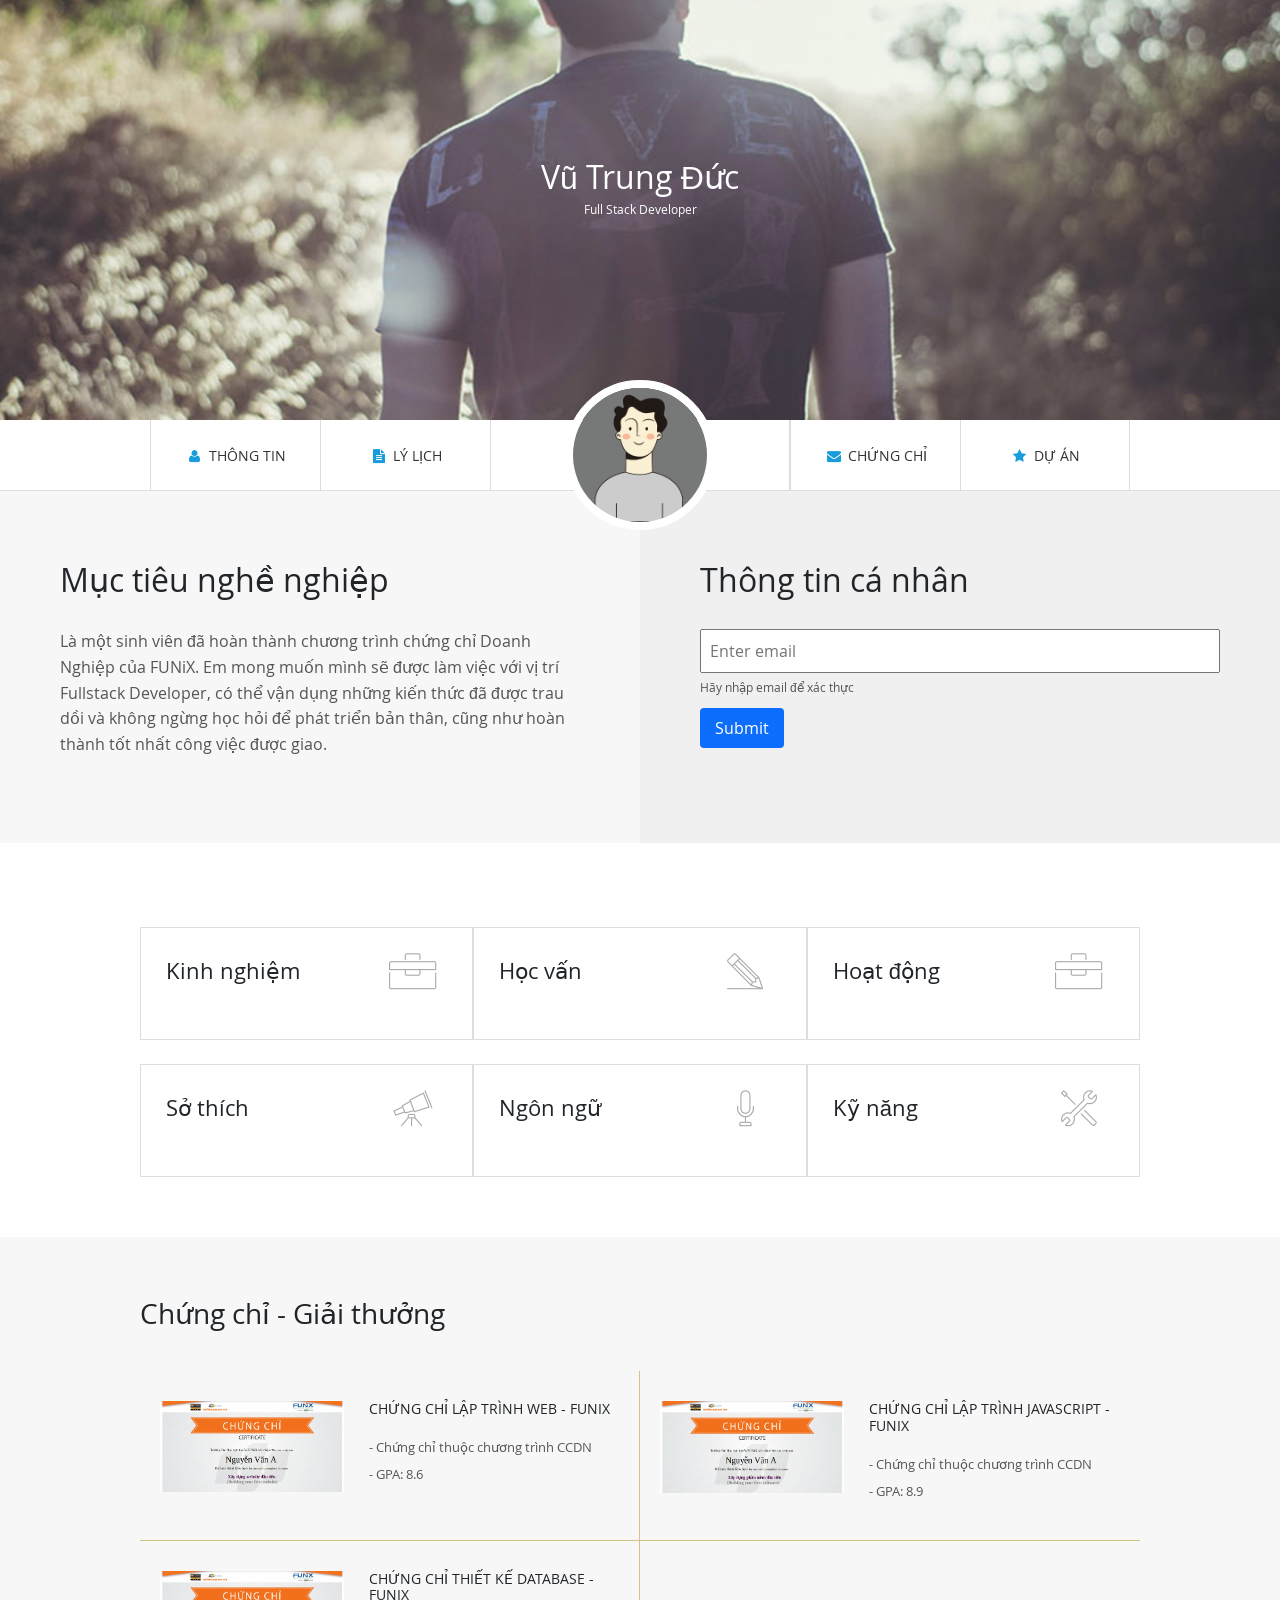
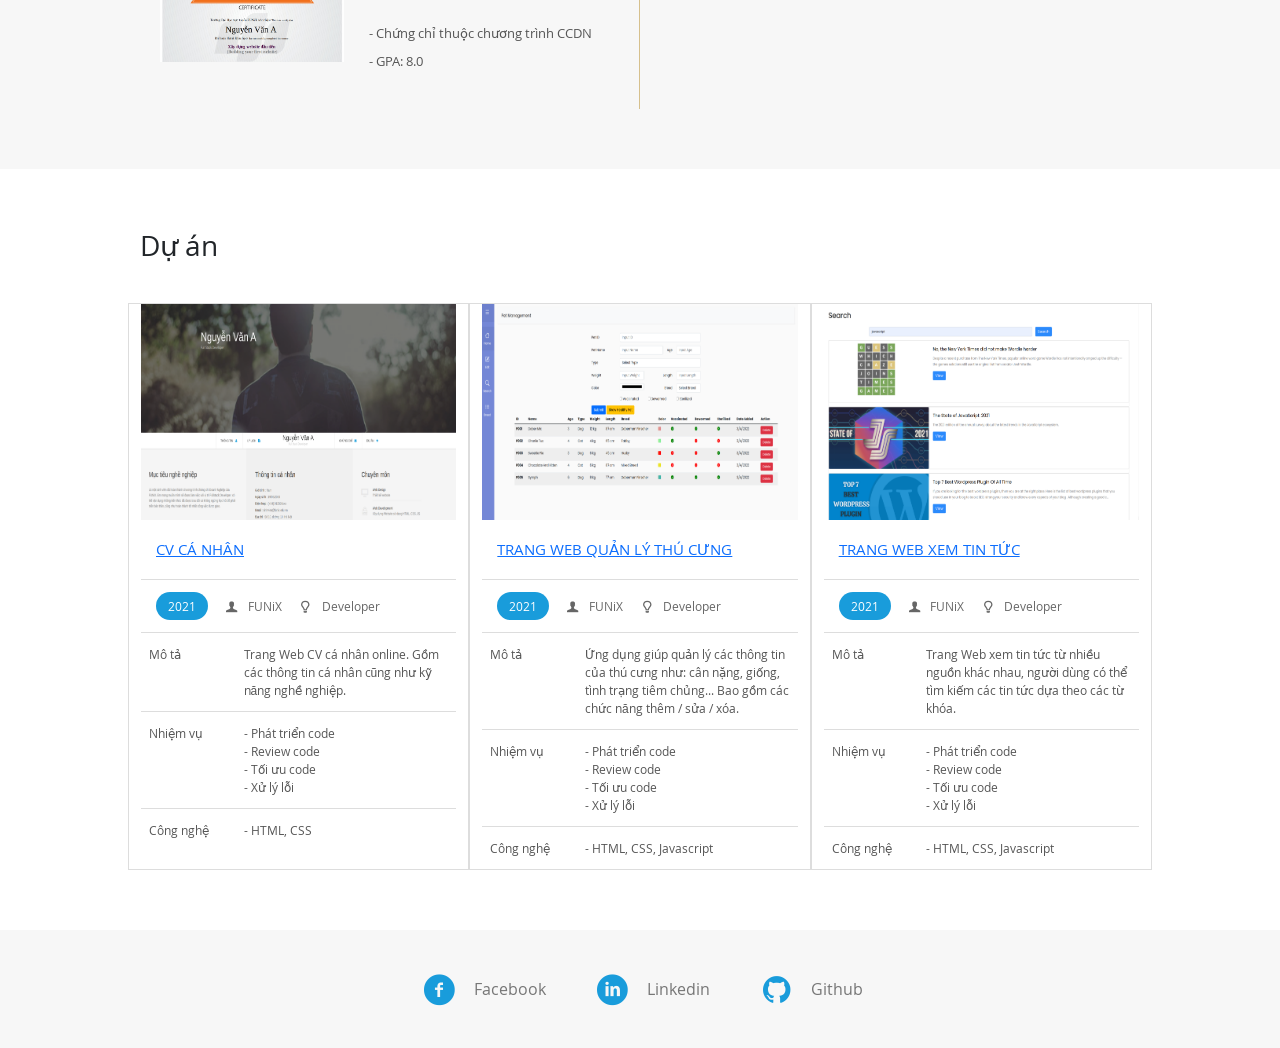
<file: index.html>
<!DOCTYPE html>
<html lang="en">
  <head>
    <meta charset="UTF-8" />
    <meta http-equiv="X-UA-Compatible" content="IE=edge" />
    <meta name="viewport" content="width=device-width, initial-scale=1.0" />

    <!-- Bootstrap 5 -->
    <link
        href="https://cdn.jsdelivr.net/npm/bootstrap@5.0.2/dist/css/bootstrap.min.css"
        rel="stylesheet"
        integrity="sha384-EVSTQN3/azprG1Anm3QDgpJLIm9Nao0Yz1ztcQTwFspd3yD65VohhpuuCOmLASjC"
        crossorigin="anonymous"
    />
    
    <!-- Icon font -->
    <link rel="stylesheet" href="./css/font.css" />

    <!-- Responsive css -->
    <link rel="stylesheet" href="./css/laptop.css" />
    <link rel="stylesheet" href="./css/mobile.css" />
    <link rel="stylesheet" href="./css/tablet.css" />
    
    <title>Assignment03</title>
  </head>
  <body>
    <!-- Banner -->
    <section id="banner">
      <div class="banner-text">
        <h1>Vũ Trung Đức</h1>
        <span>Full Stack Developer</span>
      </div>
    </section>
    <!-- Navbar -->
    <nav id="nav-bar">
        <div class="nav-container">

            <a class="nav-item" href="#about">
                <i class="icon-user"></i>
                <span>THÔNG TIN</span>
            </a>

            <a class="nav-item" href="#job-info">
                <i class="icon-doc-text-inv"></i>
                <span>LÝ LỊCH</span>
            </a>

            <div class="nav-avatar">
                <img src="images/default-avatar.webp" alt="Personal Avatar">
            </div>

            <a class="nav-item" href="#certificate">
                <i class="icon-mail-alt"></i>
                <span>CHỨNG CHỈ</span>
            </a>

            <a class="nav-item" href="#project">
                <i class="icon-star-1"></i>
                <span>DỰ ÁN</span>
            </a>

        </div>
    </nav>
    <!-- Personal Information -->
    <section id="about">
        <div class="about-grid row g-0">

            <div class="career-goal col-md-6">
                <h2>Mục tiêu nghề nghiệp</h2>

                <p>
                    Là một sinh viên đã hoàn thành chương trình chứng chỉ Doanh Nghiệp
                    của FUNiX. Em mong muốn mình sẽ được làm việc với vị trí Fullstack
                    Developer, có thể vận dụng những kiến thức đã được trau dồi và
                    không ngừng học hỏi để phát triển bản thân, cũng như hoàn thành
                    tốt nhất công việc được giao.
                </p>
            </div>

            <div class="personal-info col-md-6">
                <h2>Thông tin cá nhân</h2>
                <!-- email form -->
                <div class="email-form">
                    <input type="email" id ="email-input" placeholder="Enter email">
                    <p class="email-message">Hãy nhập email để xác thực</p>
                    <button id="email-submit">Submit</button>
                </div>
                <div class="personal-info-content hide">
                    <p><strong>Giới tính :</strong> Nam</p>
                    <p><strong>Ngày sinh :</strong> 01/01/1990</p>
                    <p><strong>Điện thoại :</strong> (+84) 904864xxx</p>
                    <p><strong>Email :</strong> abcfx101552@funix.edu.vn</p>
                    <p><strong>Địa chỉ :</strong> 314 Bà Triệu, Hà Nội</p>
                    <p><strong>Website :</strong> https://github.com/ducvt</p>

                    <div class="social-icons">
                        <i class="icon-twitter"></i>
                        <i class="icon-facebook"></i>
                        <i class="icon-gplus"></i>
                        <i class="icon-linkedin"></i>
                    </div>
                </div>
            </div>

        </div>
    </section>
    <!-- Job Information -->
    <section id="job-info">
        <div class="job-info-grid row g-4">

            <!-- Experience -->
            <div class="job-card col-lg-4 col-md-6">
                <div class="job-card-header">
                    <h2>Kinh nghiệm</h2>
                    <i class="ic-toolbox"></i>
                     <button class="view-more-btn">
                        ▼ VIEW MORE
                     </button>
                </div>
               
                <div class="job-card-content hide">
                    <div class="job-item">
                        <h3>FPT</h3>

                        <p class="job-time">
                            10/2009 -
                            <span class="current">Hiện tại</span>
                        </p>

                        <p>- Full Stack Developer</p>
                        <p>- Xây dựng, phát triển Website dựa trên thiết kế và yêu cầu đã có.</p>
                        <p>- Phân tích và thiết kế Database, sử dụng các hệ quản trị CSDL.</p>
                    </div>

                    <div class="job-item">
                        <h3>Công ty cổ phần VCCORP</h3>

                        <p class="job-time">
                            10/2007 - 09/2009
                        </p>

                        <p>- Back-end Developer</p>
                        <p>- Xây dựng, phát triển hệ thống crawler video và film cho dự án Bamboo.</p>
                        <p>- Công nghệ sử dụng: .NET framework, Microsoft SQL Server, Memcache.</p>
                    </div>
                </div>
            </div>

            <!-- Education -->
            <div class="job-card col-lg-4 col-md-6">
                <div class="job-card-header">
                    <h2>Học vấn</h2>
                    <i class="ic-pencil"></i>
                    <button class="view-more-btn">
                        ▼ VIEW MORE
                    </button>
                </div>
                <div class="job-card-content hide">
                    <div class="job-item">
                        <h3>Genetic Bách Khoa Hà Nội</h3>

                        <p class="job-time">
                            06/2007 - 06/2009
                        </p>

                        <p>- Tốt nghiệp chứng chỉ International Higher Diploma.</p>
                        <p>- GPA: 9 / 10</p>
                    </div>

                    <div class="job-item">
                        <h3>Genetic Bách Khoa Hà Nội</h3>

                        <p class="job-time">
                            05/2005 - 05/2007
                        </p>

                        <p>- Tốt nghiệp chứng chỉ International Diploma.</p>
                        <p>- GPA: 3.2 / 4</p>
                    </div>
                </div>
            </div>

            <!-- Activity -->
            <div class="job-card col-lg-4 col-md-6">
                <div class="job-card-header">
                    <h2>Hoạt động</h2>
                    <i class="ic-toolbox"></i>
                    <button class="view-more-btn">
                        ▼ VIEW MORE
                    </button>
                </div>
                
                <div class="job-card-content hide">
                    <div class="job-item">
                        <h3>FPT Edu Hackathon 2019</h3>

                        <p class="job-time">
                            03/2019 - 05/2019
                        </p>

                        <p>- Giải 3 bảng A</p>
                        <p>- Đề tài: Trang web về phân loại rác thải.</p>
                    </div>

                    <div class="job-item">
                        <h3>Câu lạc bộ Z</h3>

                        <p class="job-time">
                            08/2016 - 08/2017
                        </p>

                        <p>- Trưởng ban chuyên môn</p>
                    </div>
                </div>
            </div>

            <!-- Hobby -->
            <div class="job-card col-lg-4 col-md-6">
                <div class="job-card-header">
                    <h2>Sở thích</h2>
                    <i class="ic-telescope"></i>
                    <button class="view-more-btn">
                        ▼ VIEW MORE
                    </button>
                </div>
                 
                <div class="job-card-content hide">
                    <div class="hobby-list">

                    <div class="hobby-item">
                        <div class="hobby-icon">
                            <i class="ic-megaphone"></i>
                        </div>
                        <span>Âm nhạc</span>
                    </div>

                    <div class="hobby-item">
                        <div class="hobby-icon">
                            <i class="ic-strategy"></i>
                        </div>
                        <span>Chơi game</span>
                    </div>

                    <div class="hobby-item">
                        <div class="hobby-icon">
                            <i class="ic-hotairballoon"></i>
                        </div>
                        <span>Du lịch</span>
                    </div>

                    <div class="hobby-item">
                        <div class="hobby-icon">
                            <i class="ic-basket"></i>
                        </div>
                        <span>Nấu ăn</span>
                    </div>

                </div>
                </div>
            </div>

            <!-- Language -->
            <div class="job-card col-lg-4 col-md-6">
                <div class="job-card-header">
                    <h2>Ngôn ngữ</h2>
                    <i class="ic-mic"></i>
                    <button class="view-more-btn">
                        ▼ VIEW MORE
                    </button>
                </div>
                <div class="job-card-content hide">
                    <div class="level-list">

                    <div class="level-item">
                        <p>English - IELTS 7.0</p>

                        <div class="level-bar">
                            <span class="active"></span>
                            <span class="active"></span>
                            <span></span>
                        </div>
                    </div>

                    <div class="level-item">
                        <p>Japanese - N3</p>

                        <div class="level-bar">
                            <span class="active"></span>
                            <span class="active"></span>
                            <span class="active"></span>
                        </div>
                    </div>

                </div>
                </div>
            </div>

            <!-- Skill -->
            <div class="job-card col-lg-4 col-md-6">
                <div class="job-card-header">
                    <h2>Kỹ năng</h2>
                    <i class="ic-tools-2"></i>
                    <button class="view-more-btn">
                        ▼ VIEW MORE
                    </button>
                </div>
                <div class="job-card-content hide">
                    <div class="level-list">

                    <div class="level-item">
                        <p>HTML/CSS: Fundamental</p>

                        <div class="level-bar">
                            <span class="active"></span>
                            <span></span>
                            <span></span>
                        </div>
                    </div>

                    <div class="level-item">
                        <p>Javascript: Intermediate</p>

                        <div class="level-bar">
                            <span class="active"></span>
                            <span class="active"></span>
                            <span></span>
                        </div>
                    </div>

                    <div class="level-item">
                        <p>NodeJS: Intermediate</p>

                        <div class="level-bar">
                            <span class="active"></span>
                            <span class="active"></span>
                            <span></span>
                        </div>
                    </div>

                    <div class="level-item">
                        <p>Bootstrap 5: Fundamental</p>

                        <div class="level-bar">
                            <span class="active"></span>
                            <span></span>
                            <span></span>
                        </div>
                    </div>

                </div>
                </div>
            </div>

        </div>
    </section>
    <!-- Certificate -->
    <section id="certificate">
        <div class="certificate-container">

            <h2>Chứng chỉ - Giải thưởng</h2>

            <div class="certificate-grid row g-0">

                <!-- Certificate 1 -->
                <div class="certificate-item certificate-border-right certificate-border-bottom col-md-6">
                    <img src="images/Cert_WEB.png" alt="Web Programming Certificate">

                    <div class="certificate-content">
                        <h3>CHỨNG CHỈ LẬP TRÌNH WEB - FUNIX</h3>
                        <p>- Chứng chỉ thuộc chương trình CCDN</p>
                        <p>- GPA: 8.6</p>
                    </div>
                </div>

                <!-- Certificate 2 -->
                <div class="certificate-item certificate-border-bottom col-md-6">
                    <img src="images/Cert_PRF.png" alt="Javascript Programming Certificate">

                    <div class="certificate-content">
                        <h3>CHỨNG CHỈ LẬP TRÌNH JAVASCRIPT - FUNIX</h3>
                        <p>- Chứng chỉ thuộc chương trình CCDN</p>
                        <p>- GPA: 8.9</p>
                    </div>
                </div>

                <!-- Certificate 3 -->
                <div class="certificate-item certificate-border-right col-md-6">
                    <img src="images/Cert_DBI.png" alt="Database Design Certificate">

                    <div class="certificate-content">
                        <h3>CHỨNG CHỈ THIẾT KẾ DATABASE - FUNIX</h3>
                        <p>- Chứng chỉ thuộc chương trình CCDN</p>
                        <p>- GPA: 8.0</p>
                    </div>
                </div>

            </div>

        </div>
    </section>
    <!-- Projects -->
    <section id="project">
        <div class="project-container">

            <h2>Dự án</h2>

            <div class="project-grid row">

                <!-- Project 1 -->
                <div class="project-card col-md-4">
                    <img src="images/project_1.png" alt="Personal CV Project">

                    <div class="project-title">
                        <a href="digital-cv.html">CV CÁ NHÂN</a>
                    </div>

                    <div class="project-meta">
                        <span class="project-year">2021</span>

                        <span>
                            <i class="icon-user-1"></i>
                            FUNiX
                        </span>

                        <span>
                            <i class="icon-lamp"></i>
                            Developer
                        </span>
                    </div>

                    <table class="project-table">
                        <tr>
                            <td>Mô tả</td>
                            <td>
                                Trang Web CV cá nhân online. Gồm các thông tin cá nhân
                                cũng như kỹ năng nghề nghiệp.
                            </td>
                        </tr>

                        <tr>
                            <td>Nhiệm vụ</td>
                            <td>
                                - Phát triển code<br>
                                - Review code<br>
                                - Tối ưu code<br>
                                - Xử lý lỗi
                            </td>
                        </tr>

                        <tr>
                            <td>Công nghệ</td>
                            <td>
                                - HTML, CSS
                            </td>
                        </tr>
                    </table>
                </div>

                <!-- Project 2 -->
                <div class="project-card col-md-4">
                    <img src="images/project_2.png" alt="Pet Management Project">

                    <div class="project-title">
                        <a href="digital-cv.html">TRANG WEB QUẢN LÝ THÚ CƯNG</a>
                    </div>

                    <div class="project-meta">
                        <span class="project-year">2021</span>

                        <span>
                            <i class="icon-user-1"></i>
                            FUNiX
                        </span>

                        <span>
                            <i class="icon-lamp"></i>
                            Developer
                        </span>
                    </div>

                    <table class="project-table">
                        <tr>
                            <td>Mô tả</td>
                            <td>
                                Ứng dụng giúp quản lý các thông tin của thú cưng như:
                                cân nặng, giống, tình trạng tiêm chủng...
                                Bao gồm các chức năng thêm / sửa / xóa.
                            </td>
                        </tr>

                        <tr>
                            <td>Nhiệm vụ</td>
                            <td>
                                - Phát triển code<br>
                                - Review code<br>
                                - Tối ưu code<br>
                                - Xử lý lỗi
                            </td>
                        </tr>

                        <tr>
                            <td>Công nghệ</td>
                            <td>
                                - HTML, CSS, Javascript
                            </td>
                        </tr>
                    </table>
                </div>

                <!-- Project 3 -->
                <div class="project-card col-md-4">
                    <img src="images/project_3.png" alt="News Website Project">

                    <div class="project-title">
                        <a href="digital-cv.html">TRANG WEB XEM TIN TỨC</a>
                    </div>

                    <div class="project-meta">
                        <span class="project-year">2021</span>

                        <span>
                            <i class="icon-user-1"></i>
                            FUNiX
                        </span>

                        <span>
                            <i class="icon-lamp"></i>
                            Developer
                        </span>
                    </div>

                    <table class="project-table">
                        <tr>
                            <td>Mô tả</td>
                            <td>
                                Trang Web xem tin tức từ nhiều nguồn khác nhau,
                                người dùng có thể tìm kiếm các tin tức dựa theo các từ khóa.
                            </td>
                        </tr>

                        <tr>
                            <td>Nhiệm vụ</td>
                            <td>
                                - Phát triển code<br>
                                - Review code<br>
                                - Tối ưu code<br>
                                - Xử lý lỗi
                            </td>
                        </tr>

                        <tr>
                            <td>Công nghệ</td>
                            <td>
                                - HTML, CSS, Javascript
                            </td>
                        </tr>
                    </table>
                </div>

            </div>

        </div>
    </section>
    <!-- Contact -->
    <footer id="footer">
        <div class="footer-container">

            <a class="footer-item" href="#" target="_blank">
                <i class="icon-facebook-circled"></i>
                <span>Facebook</span>
            </a>

            <a class="footer-item" href="#" target="_blank">
                <i class="icon-linkedin-circled"></i>
                <span>Linkedin</span>
            </a>

            <a class="footer-item" href="https://github.com/ducvt" target="_blank">
                <i class="icon-github-circled"></i>
                <span>Github</span>
            </a>

        </div>
    </footer>
    <script src="./js/emailFunctions.js"></script>
    <script src="./js/jobFunctions.js"></script>
  </body>
</html>
</file>
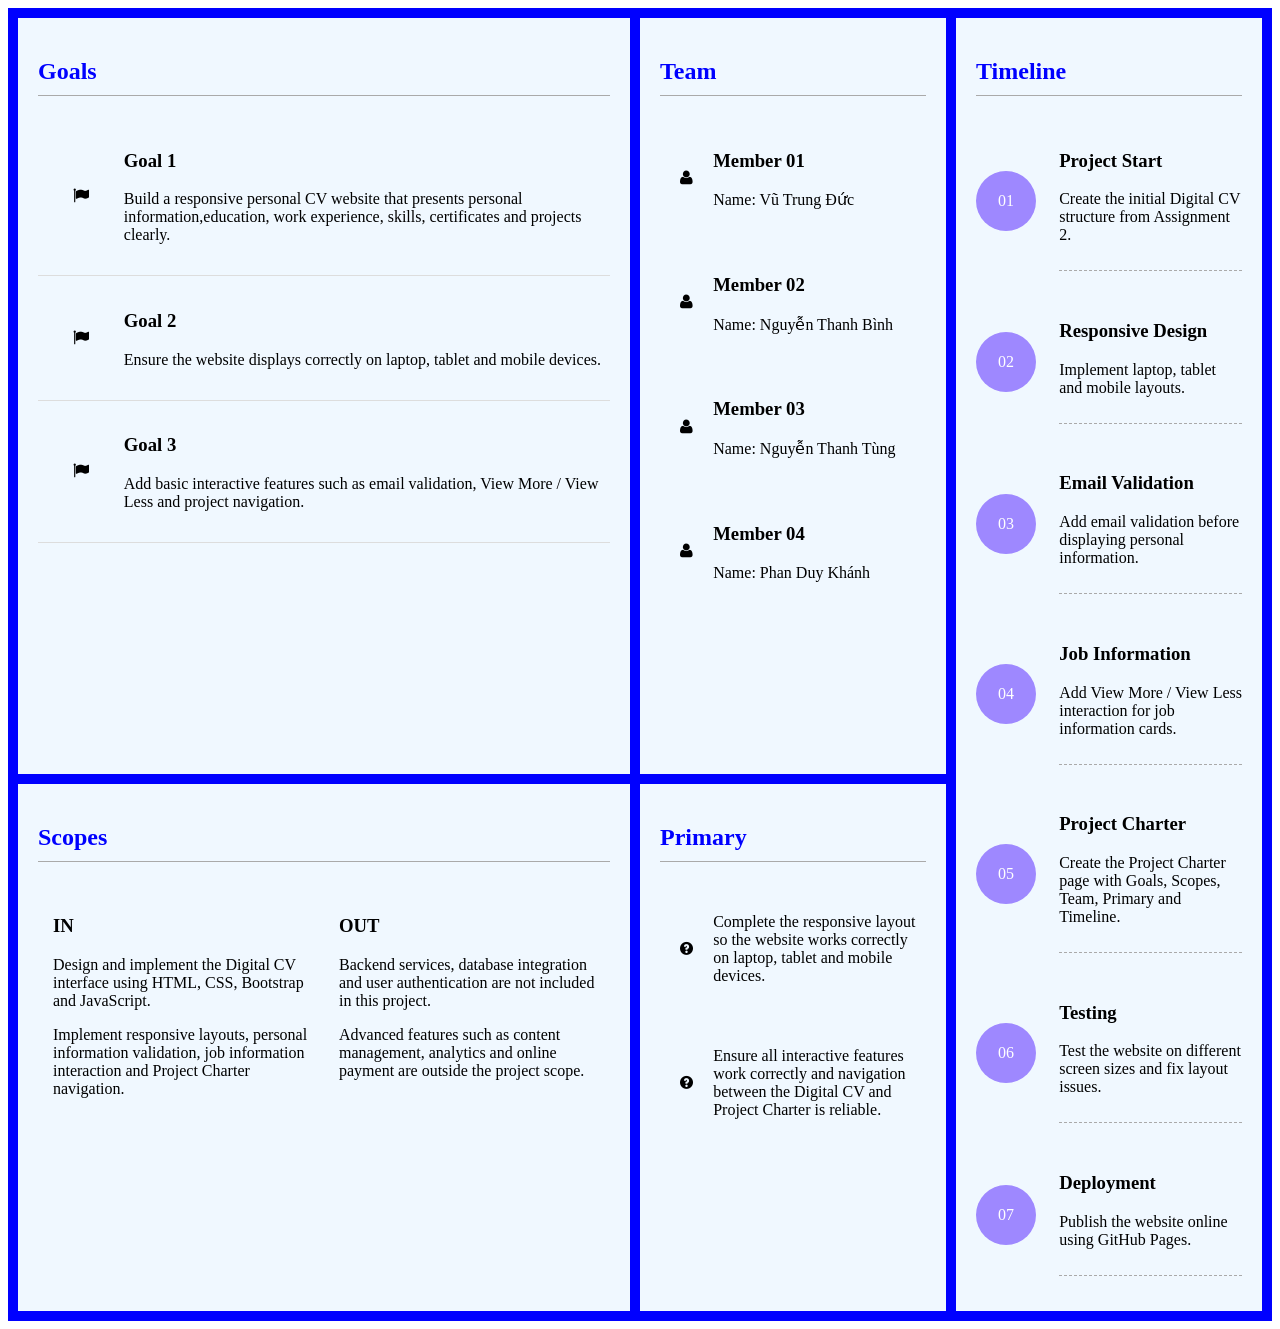
<file: digital-cv.html>
<!DOCTYPE html>
<html lang="en">
    <head>
        <meta charset="UTF-8"/>
        <meta http-equiv="X-UA-Compatible" content="IE=edge" />
        <meta name="viewport" content="width=device-width, initial-scale=1.0" />
        

        <!-- Icon font -->
        <link rel="stylesheet" href="./css/font.css" />

        <!-- Project Charter CSS -->
        <link rel="stylesheet" href="./css/digital-cv.css" />
    </head>
    <body>
        <!-- main section that handle layout by using template area -->
       <main class="main">
        <!-- goals -->
        <section class="goals">
            <h2>Goals</h2>
            <div class="goal-item">
                <div class="goal-icon">
                    <i class="icon-flag"></i>
                </div>
                <div class="goal-content">
                    <h3>Goal 1</h3>
                    <p>
                        Build a responsive personal CV website that presents personal information,education, work experience, skills, certificates and projects clearly.
                    </p>
                </div>
            </div>
            <div class="goal-item">
                <div class="goal-icon">
                    <i class="icon-flag"></i>
                </div>
                <div class="goal-content">
                    <h3>Goal 2</h3>
                    <p>
                        Ensure the website displays correctly on laptop, tablet and mobile devices.
                    </p>
                </div>
            </div>
            <div class="goal-item">
                <div class="goal-icon">
                    <i class="icon-flag"></i>
                </div>
                <div class="goal-content">
                    <h3>Goal 3</h3>
                    <p >Add basic interactive features such as email validation,
                        View More / View Less and project navigation.
                    </p>
                </div>
            </div>
        </section>
        <!-- scopes -->
        <section class="scopes">
            <h2>Scopes</h2>
            <div class="scope-container">
                <div class="scope-item">
                    <h3>IN</h3>
                    <p>
                        Design and implement the Digital CV interface using HTML, CSS,
                        Bootstrap and JavaScript.
                    </p>
                    <p>
                        Implement responsive layouts, personal information validation,
                        job information interaction and Project Charter navigation.
                    </p>
                </div>
                <div class="scope-item">
                    <h3>OUT</h3>
                    <p>
                        Backend services, database integration and user authentication
                        are not included in this project.
                    </p>
                    <p>
                        Advanced features such as content management, analytics
                        and online payment are outside the project scope.
                    </p>
                </div>
            </div>
        </section>
        <!-- team -->
        <section class="team">
            <h2>Team</h2>
            <div class="team-item">
                <div class="team-icon">
                    <i class="icon-user"></i>
                </div>
                <div class="team-content">
                    <h3>Member 01</h3>
                    <p>Name: Vũ Trung Đức</p>
                </div>
            </div>
            <div class="team-item">
                <div class="team-icon">
                    <i class="icon-user"></i>
                </div>
                <div class="team-content">
                    <h3>Member 02</h3>
                    <p>Name: Nguyễn Thanh Bình</p>
                </div>
            </div>
            <div class="team-item">
                <div class="team-icon">
                    <i class="icon-user"></i>
                </div>
                <div class="team-content">
                    <h3>Member 03</h3>
                    <p>Name: Nguyễn Thanh Tùng</p>
                </div>
            </div>
            <div class="team-item">
                <div class="team-icon">
                    <i class="icon-user"></i>
                </div>
                <div class="team-content">
                    <h3>Member 04</h3>
                    <p>Name: Phan Duy Khánh</p>
                </div>
            </div>
        </section>
        <!-- primary -->
        <section class="primary">
            <h2>Primary</h2>
            <div class="primary-item">
                <div class="primary-icon">
                    <i class="icon-question"></i>
                </div>
                <div class="primary-content">
                    <p>
                        Complete the responsive layout so the website works correctly
                        on laptop, tablet and mobile devices.
                    </p>
                </div>
            </div>
            <div class="primary-item">
                <div class="primary-icon">
                    <i class="icon-question"></i>
                </div>
                <p>
                        Ensure all interactive features work correctly and navigation
                        between the Digital CV and Project Charter is reliable.
                </p>
            </div>
        </section>
        <!-- timeline -->
        <section class="timeline">
            <h2>Timeline</h2>
            <div class="timeline-item">
                <div class="timeline-number">
                    <span>01</span>
            </div>
                <div class="timeline-content">
                    <h3>Project Start</h3>
                    <p>Create the initial Digital CV structure from Assignment 2.</p>
                </div>
            </div>
            <div class="timeline-item">
                <div class="timeline-number">
                    <span>02</span>
            </div>
                <div class="timeline-content">
                    <h3>Responsive Design</h3>
                    <p>Implement laptop, tablet and mobile layouts.</p>  
                </div>
            </div>
            <div class="timeline-item">
                <div class="timeline-number">
                    <span>03</span>
            </div>
                <div class="timeline-content">
                    <h3>Email Validation</h3>
                    <p>Add email validation before displaying personal information.</p> 
                </div>
            </div>
            <div class="timeline-item">
                <div class="timeline-number">
                    <span>04</span>
            </div>
                <div class="timeline-content">
                    <h3>Job Information</h3>
                    <p>Add View More / View Less interaction for job information cards.</p>
                </div>
            </div>
            <div class="timeline-item">
                <div class="timeline-number">
                    <span>05</span>
            </div>
                <div class="timeline-content">
                    <h3>Project Charter</h3>
                    <p>Create the Project Charter page with Goals, Scopes, Team, Primary and Timeline.</p> 
                </div>
            </div>
            <div class="timeline-item">
                <div class="timeline-number">
                    <span>06</span>
            </div>
                <div class="timeline-content">
                    <h3>Testing</h3>
                    <p>Test the website on different screen sizes and fix layout issues.</p> 
                </div>
            </div>
            <div class="timeline-item">
                <div class="timeline-number">
                    <span>07</span>
            </div>
                <div class="timeline-content">
                    <h3>Deployment</h3>
                    <p>Publish the website online using GitHub Pages.</p> 
                </div>
            </div>
        </section>
       </main>
    </body>
</html>
</file>
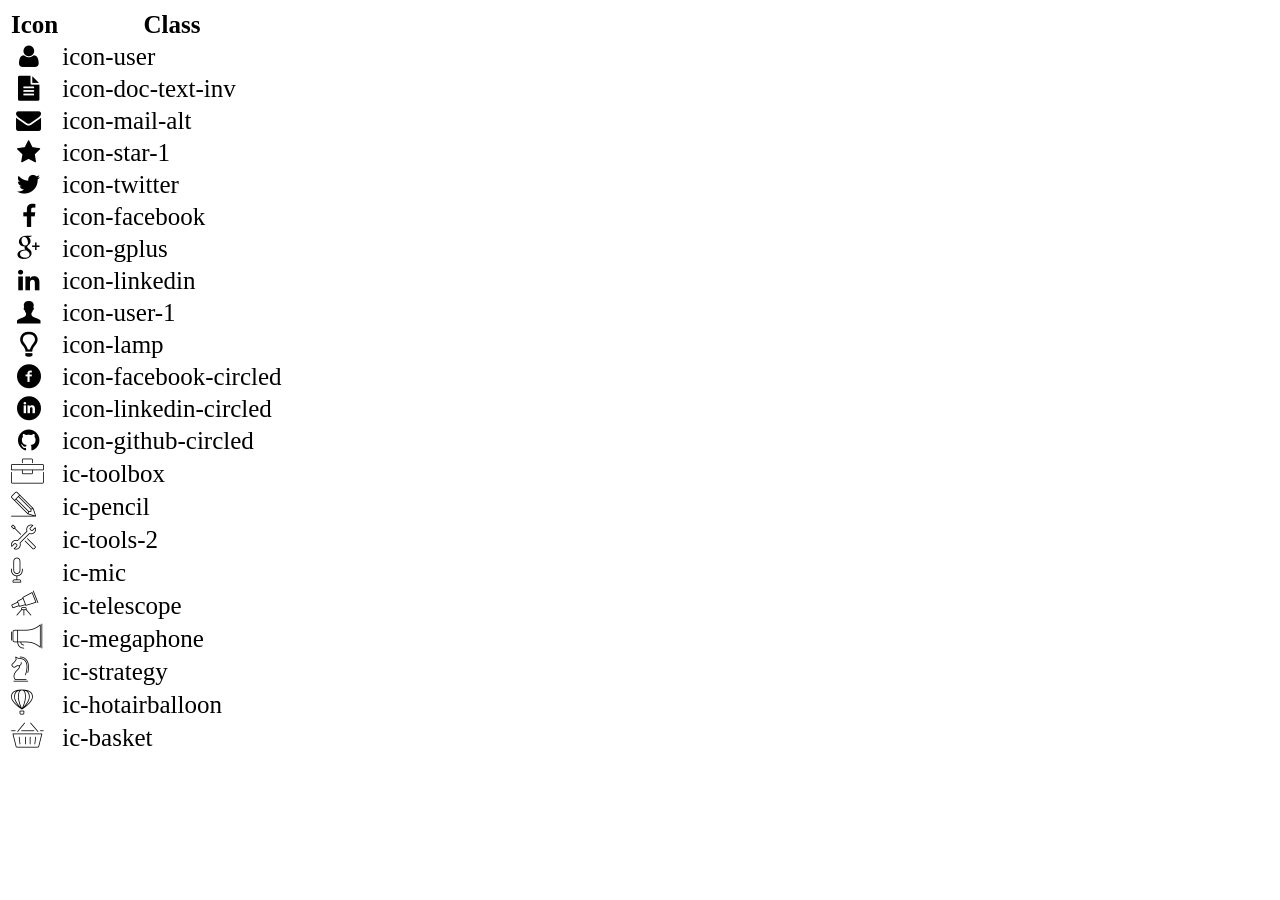
<file: icon-list.html>
<!DOCTYPE html>
<html lang="en">

<head>
    <meta charset="UTF-8">
    <meta http-equiv="X-UA-Compatible" content="IE=edge">
    <meta name="viewport" content="width=device-width, initial-scale=1.0">
    <link rel="stylesheet" href="css/font.css">
    <title>Icon List</title>
</head>

<body>
    <table style="font-size: 25px;">
        <thead>
            <tr>
                <th>Icon</th>
                <th>Class</th>
            </tr>
        </thead>
        <tbody>
            <tr>
                <td><i class="icon-user"></i></td>
                <td>icon-user</td>
            </tr>
            <tr>
                <td><i class="icon-doc-text-inv"></i></td>
                <td>icon-doc-text-inv</td>
            </tr>
            <tr>
                <td><i class="icon-mail-alt"></i></td>
                <td>icon-mail-alt</td>
            </tr>
            <tr>
                <td><i class="icon-star-1"></i></td>
                <td>icon-star-1</td>
            </tr>
            <tr>
                <td><i class="icon-twitter"></i></td>
                <td>icon-twitter</td>
            </tr>
            <tr>
                <td><i class="icon-facebook"></i></td>
                <td>icon-facebook</td>
            </tr>
            <tr>
                <td><i class="icon-gplus"></i></td>
                <td>icon-gplus</td>
            </tr>
            <tr>
                <td><i class="icon-linkedin"></i></td>
                <td>icon-linkedin</td>
            </tr>
            <tr>
                <td><i class="icon-user-1"></i></td>
                <td>icon-user-1</td>
            </tr>
            <tr>
                <td><i class="icon-lamp"></i></td>
                <td>icon-lamp</td>
            </tr>
            <tr>
                <td><i class="icon-facebook-circled"></i></td>
                <td>icon-facebook-circled</td>
            </tr>
            <tr>
                <td><i class="icon-linkedin-circled"></i></td>
                <td>icon-linkedin-circled</td>
            </tr>
            <tr>
                <td><i class="icon-github-circled"></i></td>
                <td>icon-github-circled</td>
            </tr>
            <tr>
                <td><i class="ic-toolbox"></i></td>
                <td>ic-toolbox</td>
            </tr>
            <tr>
                <td><i class="ic-pencil"></i></td>
                <td>ic-pencil</td>
            </tr>
            <tr>
                <td><i class="ic-tools-2"></i></td>
                <td>ic-tools-2</td>
            </tr>

            <tr>
                <td><i class="ic-mic"></i></td>
                <td>ic-mic</td>
            </tr>
            <tr>
                <td><i class="ic-telescope"></i></td>
                <td>ic-telescope</td>
            </tr>
            <tr>
                <td><i class="ic-megaphone"></i></td>
                <td>ic-megaphone</td>
            </tr>
            <tr>
                <td><i class="ic-strategy"></i></td>
                <td>ic-strategy</td>
            </tr>
            <tr>
                <td><i class="ic-hotairballoon"></i></td>
                <td>ic-hotairballoon</td>
            </tr>
            <tr>
                <td><i class="ic-basket"></i></td>
                <td>ic-basket</td>
            </tr>
        </tbody>
    </table>
</body>

</html>
</file>
<file: css/font.css>
@font-face {
	font-family: 'open_sanslight';
	src: url('../fonts/OpenSans-Light-webfont.eot');
	src: url('../fonts/OpenSans-Light-webfont.eot#iefix') format('embedded-opentype'),
		url('../fonts/OpenSans-Light-webfont.woff') format('woff'),
		url('../fonts/OpenSans-Light-webfont.ttf') format('truetype'),
		url('../fonts/OpenSans-Light-webfont.svg#open_sanslight') format('svg');
	font-weight: normal;
	font-style: normal;

}

@font-face {
	font-family: 'open_sansitalic';
	src: url('../fonts/OpenSans-Italic-webfont.eot');
	src: url('../fonts/OpenSans-Italic-webfont.eot#iefix') format('embedded-opentype'),
		url('../fonts/OpenSans-Italic-webfont.woff') format('woff'),
		url('../fonts/OpenSans-Italic-webfont.ttf') format('truetype'),
		url('../fonts/OpenSans-Italic-webfont.svg#open_sansitalic') format('svg');
	font-weight: normal;
	font-style: normal;

}

@font-face {
	font-family: 'open_sanssemibold';
	src: url('../fonts/OpenSans-Semibold-webfont.eot');
	src: url('../fonts/OpenSans-Semibold-webfont.eot#iefix') format('embedded-opentype'),
		url('../fonts/OpenSans-Semibold-webfont.woff') format('woff'),
		url('../fonts/OpenSans-Semibold-webfont.ttf') format('truetype'),
		url('../fonts/OpenSans-Semibold-webfont.svg#open_sanssemibold') format('svg');
	font-weight: normal;
	font-style: normal;

}


@font-face {
	font-family: 'open_sanslight_italic';
	src: url('../fonts/OpenSans-LightItalic-webfont.eot');
	src: url('../fonts/OpenSans-LightItalic-webfont.eot#iefix') format('embedded-opentype'),
		url('../fonts/OpenSans-LightItalic-webfont.woff') format('woff'),
		url('../fonts/OpenSans-LightItalic-webfont.ttf') format('truetype'),
		url('../fonts/OpenSans-LightItalic-webfont.svg#open_sanslight_italic') format('svg');
	font-weight: normal;
	font-style: normal;

}

@font-face {
	font-family: 'open_sansregular';
	src: url('../fonts/OpenSans-Regular-webfont.eot');
	src: url('../fonts/OpenSans-Regular-webfont.eot#iefix') format('embedded-opentype'),
		url('../fonts/OpenSans-Regular-webfont.woff') format('woff'),
		url('../fonts/OpenSans-Regular-webfont.ttf') format('truetype'),
		url('../fonts/OpenSans-Regular-webfont.svg#open_sansregular') format('svg');
	font-weight: normal;
	font-style: normal;

}


@font-face {
	font-family: 'fontello';
	src: url('../fonts/fontello.eot');
	src: url('../fonts/fontello.eot#iefix') format('embedded-opentype'),
		url('../fonts/fontello.woff') format('woff'),
		url('../fonts/fontello.ttf') format('truetype'),
		url('../fonts/fontello.svg#fontello') format('svg');
	font-weight: normal;
	font-style: normal;
}

[class^="icon-"]:before,
[class*=" icon-"]:before {
	font-family: "fontello";
	font-style: normal;
	font-weight: normal;
	speak: none;

	display: inline-block;
	text-decoration: inherit;
	width: 1em;
	margin-right: .2em;
	text-align: center;
	/* opacity: .8; */

	/* For safety - reset parent styles, that can break glyph codes*/
	font-variant: normal;
	text-transform: none;

	/* fix buttons height, for twitter bootstrap */
	line-height: 1em;

	/* Animation center compensation - margins should be symmetric */
	/* remove if not needed */
	margin-left: .2em;

	/* you can be more comfortable with increased icons size */
	/* font-size: 120%; */

	/* Font smoothing. That was taken from TWBS */
	-webkit-font-smoothing: antialiased;
	-moz-osx-font-smoothing: grayscale;

	/* Uncomment for 3D effect */
	/* text-shadow: 1px 1px 1px rgba(127, 127, 127, 0.3); */
}

.icon-emo-happy:before {
	content: '\e800';
}

/* '' */
.icon-emo-wink:before {
	content: '\e801';
}

/* '' */
.icon-emo-wink2:before {
	content: '\e802';
}

/* '' */
.icon-emo-unhappy:before {
	content: '\e803';
}

/* '' */
.icon-emo-sleep:before {
	content: '\e804';
}

/* '' */
.icon-emo-thumbsup:before {
	content: '\e805';
}

/* '' */
.icon-emo-devil:before {
	content: '\e806';
}

/* '' */
.icon-emo-surprised:before {
	content: '\e807';
}

/* '' */
.icon-emo-tongue:before {
	content: '\e808';
}

/* '' */
.icon-emo-coffee:before {
	content: '\e809';
}

/* '' */
.icon-emo-sunglasses:before {
	content: '\e80a';
}

/* '' */
.icon-emo-displeased:before {
	content: '\e80b';
}

/* '' */
.icon-emo-beer:before {
	content: '\e80c';
}

/* '' */
.icon-emo-grin:before {
	content: '\e80d';
}

/* '' */
.icon-emo-angry:before {
	content: '\e80e';
}

/* '' */
.icon-emo-saint:before {
	content: '\e80f';
}

/* '' */
.icon-emo-cry:before {
	content: '\e810';
}

/* '' */
.icon-emo-shoot:before {
	content: '\e811';
}

/* '' */
.icon-emo-squint:before {
	content: '\e812';
}

/* '' */
.icon-emo-laugh:before {
	content: '\e813';
}

/* '' */
.icon-spin1:before {
	content: '\e814';
}

/* '' */
.icon-spin2:before {
	content: '\e815';
}

/* '' */
.icon-spin3:before {
	content: '\e816';
}

/* '' */
.icon-spin4:before {
	content: '\e817';
}

/* '' */
.icon-spin5:before {
	content: '\e818';
}

/* '' */
.icon-spin6:before {
	content: '\e819';
}

/* '' */
.icon-firefox:before {
	content: '\e81a';
}

/* '' */
.icon-chrome:before {
	content: '\e81b';
}

/* '' */
.icon-opera:before {
	content: '\e81c';
}

/* '' */
.icon-ie:before {
	content: '\e81d';
}

/* '' */
.icon-crown:before {
	content: '\e81e';
}

/* '' */
.icon-crown-plus:before {
	content: '\e81f';
}

/* '' */
.icon-crown-minus:before {
	content: '\e820';
}

/* '' */
.icon-marquee:before {
	content: '\e821';
}

/* '' */
.icon-glass:before {
	content: '\e822';
}

/* '' */
.icon-music:before {
	content: '\e823';
}

/* '' */
.icon-search:before {
	content: '\e824';
}

/* '' */
.icon-mail:before {
	content: '\e825';
}

/* '' */
.icon-mail-alt:before {
	content: '\e826';
}

/* '' */
.icon-mail-squared:before {
	content: '\e827';
}

/* '' */
.icon-heart:before {
	content: '\e828';
}

/* '' */
.icon-heart-empty:before {
	content: '\e829';
}

/* '' */
.icon-star-1:before {
	content: '\e82a';
}

/* '' */
.icon-star-empty-1:before {
	content: '\e82b';
}

/* '' */
.icon-star-half:before {
	content: '\e82c';
}

/* '' */
.icon-star-half-alt:before {
	content: '\e82d';
}

/* '' */
.icon-user:before {
	content: '\e82e';
}

/* '' */
.icon-user-plus:before {
	content: '\e82f';
}

/* '' */
.icon-user-times:before {
	content: '\e830';
}

/* '' */
.icon-users:before {
	content: '\e831';
}

/* '' */
.icon-male:before {
	content: '\e832';
}

/* '' */
.icon-female:before {
	content: '\e833';
}

/* '' */
.icon-child:before {
	content: '\e834';
}

/* '' */
.icon-user-secret:before {
	content: '\e835';
}

/* '' */
.icon-video:before {
	content: '\e836';
}

/* '' */
.icon-videocam:before {
	content: '\e837';
}

/* '' */
.icon-picture:before {
	content: '\e838';
}

/* '' */
.icon-camera:before {
	content: '\e839';
}

/* '' */
.icon-camera-alt:before {
	content: '\e83a';
}

/* '' */
.icon-th-large:before {
	content: '\e83b';
}

/* '' */
.icon-th:before {
	content: '\e83c';
}

/* '' */
.icon-th-list:before {
	content: '\e83d';
}

/* '' */
.icon-ok:before {
	content: '\e83e';
}

/* '' */
.icon-ok-circled:before {
	content: '\e83f';
}

/* '' */
.icon-ok-circled2:before {
	content: '\e840';
}

/* '' */
.icon-ok-squared:before {
	content: '\e841';
}

/* '' */
.icon-cancel:before {
	content: '\e842';
}

/* '' */
.icon-cancel-circled:before {
	content: '\e843';
}

/* '' */
.icon-cancel-circled2:before {
	content: '\e844';
}

/* '' */
.icon-plus:before {
	content: '\e845';
}

/* '' */
.icon-plus-circled:before {
	content: '\e846';
}

/* '' */
.icon-plus-squared:before {
	content: '\e847';
}

/* '' */
.icon-plus-squared-alt:before {
	content: '\e848';
}

/* '' */
.icon-minus:before {
	content: '\e849';
}

/* '' */
.icon-minus-circled:before {
	content: '\e84a';
}

/* '' */
.icon-minus-squared:before {
	content: '\e84b';
}

/* '' */
.icon-minus-squared-alt:before {
	content: '\e84c';
}

/* '' */
.icon-help:before {
	content: '\e84d';
}

/* '' */
.icon-help-circled:before {
	content: '\e84e';
}

/* '' */
.icon-info-circled:before {
	content: '\e84f';
}

/* '' */
.icon-info:before {
	content: '\e850';
}

/* '' */
.icon-home:before {
	content: '\e851';
}

/* '' */
.icon-link:before {
	content: '\e852';
}

/* '' */
.icon-unlink:before {
	content: '\e853';
}

/* '' */
.icon-link-ext:before {
	content: '\e854';
}

/* '' */
.icon-link-ext-alt:before {
	content: '\e855';
}

/* '' */
.icon-attach:before {
	content: '\e856';
}

/* '' */
.icon-lock:before {
	content: '\e857';
}

/* '' */
.icon-lock-open:before {
	content: '\e858';
}

/* '' */
.icon-lock-open-alt:before {
	content: '\e859';
}

/* '' */
.icon-pin:before {
	content: '\e85a';
}

/* '' */
.icon-eye:before {
	content: '\e85b';
}

/* '' */
.icon-eye-off:before {
	content: '\e85c';
}

/* '' */
.icon-tag-1:before {
	content: '\e85d';
}

/* '' */
.icon-tags:before {
	content: '\e85e';
}

/* '' */
.icon-bookmark:before {
	content: '\e85f';
}

/* '' */
.icon-bookmark-empty:before {
	content: '\e860';
}

/* '' */
.icon-flag:before {
	content: '\e861';
}

/* '' */
.icon-flag-empty:before {
	content: '\e862';
}

/* '' */
.icon-flag-checkered:before {
	content: '\e863';
}

/* '' */
.icon-thumbs-up:before {
	content: '\e864';
}

/* '' */
.icon-thumbs-down:before {
	content: '\e865';
}

/* '' */
.icon-thumbs-up-alt:before {
	content: '\e866';
}

/* '' */
.icon-thumbs-down-alt:before {
	content: '\e867';
}

/* '' */
.icon-download:before {
	content: '\e868';
}

/* '' */
.icon-upload:before {
	content: '\e869';
}

/* '' */
.icon-download-cloud:before {
	content: '\e86a';
}

/* '' */
.icon-upload-cloud:before {
	content: '\e86b';
}

/* '' */
.icon-reply:before {
	content: '\e86c';
}

/* '' */
.icon-reply-all:before {
	content: '\e86d';
}

/* '' */
.icon-forward:before {
	content: '\e86e';
}

/* '' */
.icon-quote-left:before {
	content: '\e86f';
}

/* '' */
.icon-quote-right:before {
	content: '\e870';
}

/* '' */
.icon-code:before {
	content: '\e871';
}

/* '' */
.icon-export:before {
	content: '\e872';
}

/* '' */
.icon-export-alt:before {
	content: '\e873';
}

/* '' */
.icon-share:before {
	content: '\e874';
}

/* '' */
.icon-share-squared:before {
	content: '\e875';
}

/* '' */
.icon-pencil:before {
	content: '\e876';
}

/* '' */
.icon-pencil-squared:before {
	content: '\e877';
}

/* '' */
.icon-edit:before {
	content: '\e878';
}

/* '' */
.icon-print:before {
	content: '\e879';
}

/* '' */
.icon-retweet:before {
	content: '\e87a';
}

/* '' */
.icon-keyboard:before {
	content: '\e87b';
}

/* '' */
.icon-gamepad:before {
	content: '\e87c';
}

/* '' */
.icon-comment:before {
	content: '\e87d';
}

/* '' */
.icon-chat:before {
	content: '\e87e';
}

/* '' */
.icon-comment-empty:before {
	content: '\e87f';
}

/* '' */
.icon-chat-empty:before {
	content: '\e880';
}

/* '' */
.icon-bell:before {
	content: '\e881';
}

/* '' */
.icon-bell-alt:before {
	content: '\e882';
}

/* '' */
.icon-bell-off:before {
	content: '\e883';
}

/* '' */
.icon-bell-off-empty:before {
	content: '\e884';
}

/* '' */
.icon-attention-alt:before {
	content: '\e885';
}

/* '' */
.icon-attention:before {
	content: '\e886';
}

/* '' */
.icon-attention-circled:before {
	content: '\e887';
}

/* '' */
.icon-location:before {
	content: '\e888';
}

/* '' */
.icon-direction:before {
	content: '\e889';
}

/* '' */
.icon-compass:before {
	content: '\e88a';
}

/* '' */
.icon-trash:before {
	content: '\e88b';
}

/* '' */
.icon-trash-empty:before {
	content: '\e88c';
}

/* '' */
.icon-doc:before {
	content: '\e88d';
}

/* '' */
.icon-docs:before {
	content: '\e88e';
}

/* '' */
.icon-doc-text:before {
	content: '\e88f';
}

/* '' */
.icon-doc-inv:before {
	content: '\e890';
}

/* '' */
.icon-doc-text-inv:before {
	content: '\e891';
}

/* '' */
.icon-file-pdf:before {
	content: '\e892';
}

/* '' */
.icon-file-word:before {
	content: '\e893';
}

/* '' */
.icon-file-excel:before {
	content: '\e894';
}

/* '' */
.icon-file-powerpoint:before {
	content: '\e895';
}

/* '' */
.icon-file-image:before {
	content: '\e896';
}

/* '' */
.icon-file-archive:before {
	content: '\e897';
}

/* '' */
.icon-file-audio:before {
	content: '\e898';
}

/* '' */
.icon-file-video:before {
	content: '\e899';
}

/* '' */
.icon-file-code:before {
	content: '\e89a';
}

/* '' */
.icon-folder:before {
	content: '\e89b';
}

/* '' */
.icon-folder-open:before {
	content: '\e89c';
}

/* '' */
.icon-folder-empty:before {
	content: '\e89d';
}

/* '' */
.icon-folder-open-empty:before {
	content: '\e89e';
}

/* '' */
.icon-box:before {
	content: '\e89f';
}

/* '' */
.icon-rss:before {
	content: '\e8a0';
}

/* '' */
.icon-rss-squared:before {
	content: '\e8a1';
}

/* '' */
.icon-phone:before {
	content: '\e8a2';
}

/* '' */
.icon-phone-squared:before {
	content: '\e8a3';
}

/* '' */
.icon-fax:before {
	content: '\e8a4';
}

/* '' */
.icon-menu:before {
	content: '\e8a5';
}

/* '' */
.icon-cog:before {
	content: '\e8a6';
}

/* '' */
.icon-cog-alt:before {
	content: '\e8a7';
}

/* '' */
.icon-wrench:before {
	content: '\e8a8';
}

/* '' */
.icon-sliders:before {
	content: '\e8a9';
}

/* '' */
.icon-basket:before {
	content: '\e8aa';
}

/* '' */
.icon-cart-plus:before {
	content: '\e8ab';
}

/* '' */
.icon-cart-arrow-down:before {
	content: '\e8ac';
}

/* '' */
.icon-calendar:before {
	content: '\e8ad';
}

/* '' */
.icon-calendar-empty:before {
	content: '\e8ae';
}

/* '' */
.icon-login:before {
	content: '\e8af';
}

/* '' */
.icon-logout:before {
	content: '\e8b0';
}

/* '' */
.icon-mic:before {
	content: '\e8b1';
}

/* '' */
.icon-mute:before {
	content: '\e8b2';
}

/* '' */
.icon-volume-off:before {
	content: '\e8b3';
}

/* '' */
.icon-volume-down:before {
	content: '\e8b4';
}

/* '' */
.icon-volume-up:before {
	content: '\e8b5';
}

/* '' */
.icon-headphones:before {
	content: '\e8b6';
}

/* '' */
.icon-clock:before {
	content: '\e8b7';
}

/* '' */
.icon-lightbulb:before {
	content: '\e8b8';
}

/* '' */
.icon-block:before {
	content: '\e8b9';
}

/* '' */
.icon-resize-full:before {
	content: '\e8ba';
}

/* '' */
.icon-resize-full-alt:before {
	content: '\e8bb';
}

/* '' */
.icon-resize-small:before {
	content: '\e8bc';
}

/* '' */
.icon-resize-vertical:before {
	content: '\e8bd';
}

/* '' */
.icon-resize-horizontal:before {
	content: '\e8be';
}

/* '' */
.icon-move:before {
	content: '\e8bf';
}

/* '' */
.icon-zoom-in:before {
	content: '\e8c0';
}

/* '' */
.icon-zoom-out:before {
	content: '\e8c1';
}

/* '' */
.icon-down-circled2:before {
	content: '\e8c2';
}

/* '' */
.icon-up-circled2:before {
	content: '\e8c3';
}

/* '' */
.icon-left-circled2:before {
	content: '\e8c4';
}

/* '' */
.icon-right-circled2:before {
	content: '\e8c5';
}

/* '' */
.icon-down-dir:before {
	content: '\e8c6';
}

/* '' */
.icon-up-dir:before {
	content: '\e8c7';
}

/* '' */
.icon-left-dir:before {
	content: '\e8c8';
}

/* '' */
.icon-right-dir:before {
	content: '\e8c9';
}

/* '' */
.icon-down-open:before {
	content: '\e8ca';
}

/* '' */
.icon-left-open:before {
	content: '\e8cb';
}

/* '' */
.icon-right-open:before {
	content: '\e8cc';
}

/* '' */
.icon-up-open:before {
	content: '\e8cd';
}

/* '' */
.icon-angle-left:before {
	content: '\e8ce';
}

/* '' */
.icon-angle-right:before {
	content: '\e8cf';
}

/* '' */
.icon-angle-up:before {
	content: '\e8d0';
}

/* '' */
.icon-angle-down:before {
	content: '\e8d1';
}

/* '' */
.icon-angle-circled-left:before {
	content: '\e8d2';
}

/* '' */
.icon-angle-circled-right:before {
	content: '\e8d3';
}

/* '' */
.icon-angle-circled-up:before {
	content: '\e8d4';
}

/* '' */
.icon-angle-circled-down:before {
	content: '\e8d5';
}

/* '' */
.icon-angle-double-left:before {
	content: '\e8d6';
}

/* '' */
.icon-angle-double-right:before {
	content: '\e8d7';
}

/* '' */
.icon-angle-double-up:before {
	content: '\e8d8';
}

/* '' */
.icon-angle-double-down:before {
	content: '\e8d9';
}

/* '' */
.icon-down:before {
	content: '\e8da';
}

/* '' */
.icon-left:before {
	content: '\e8db';
}

/* '' */
.icon-right:before {
	content: '\e8dc';
}

/* '' */
.icon-up:before {
	content: '\e8dd';
}

/* '' */
.icon-down-big:before {
	content: '\e8de';
}

/* '' */
.icon-left-big:before {
	content: '\e8df';
}

/* '' */
.icon-right-big:before {
	content: '\e8e0';
}

/* '' */
.icon-up-big:before {
	content: '\e8e1';
}

/* '' */
.icon-right-hand:before {
	content: '\e8e2';
}

/* '' */
.icon-left-hand:before {
	content: '\e8e3';
}

/* '' */
.icon-up-hand:before {
	content: '\e8e4';
}

/* '' */
.icon-down-hand:before {
	content: '\e8e5';
}

/* '' */
.icon-left-circled:before {
	content: '\e8e6';
}

/* '' */
.icon-right-circled:before {
	content: '\e8e7';
}

/* '' */
.icon-up-circled:before {
	content: '\e8e8';
}

/* '' */
.icon-down-circled:before {
	content: '\e8e9';
}

/* '' */
.icon-cw:before {
	content: '\e8ea';
}

/* '' */
.icon-ccw:before {
	content: '\e8eb';
}

/* '' */
.icon-arrows-cw:before {
	content: '\e8ec';
}

/* '' */
.icon-level-up:before {
	content: '\e8ed';
}

/* '' */
.icon-level-down:before {
	content: '\e8ee';
}

/* '' */
.icon-shuffle:before {
	content: '\e8ef';
}

/* '' */
.icon-exchange:before {
	content: '\e8f0';
}

/* '' */
.icon-history:before {
	content: '\e8f1';
}

/* '' */
.icon-expand:before {
	content: '\e8f2';
}

/* '' */
.icon-collapse:before {
	content: '\e8f3';
}

/* '' */
.icon-expand-right:before {
	content: '\e8f4';
}

/* '' */
.icon-collapse-left:before {
	content: '\e8f5';
}

/* '' */
.icon-play:before {
	content: '\e8f6';
}

/* '' */
.icon-play-circled:before {
	content: '\e8f7';
}

/* '' */
.icon-play-circled2:before {
	content: '\e8f8';
}

/* '' */
.icon-stop:before {
	content: '\e8f9';
}

/* '' */
.icon-pause:before {
	content: '\e8fa';
}

/* '' */
.icon-to-end:before {
	content: '\e8fb';
}

/* '' */
.icon-to-end-alt:before {
	content: '\e8fc';
}

/* '' */
.icon-to-start:before {
	content: '\e8fd';
}

/* '' */
.icon-to-start-alt:before {
	content: '\e8fe';
}

/* '' */
.icon-fast-fw:before {
	content: '\e8ff';
}

/* '' */
.icon-fast-bw:before {
	content: '\e900';
}

/* '' */
.icon-eject:before {
	content: '\e901';
}

/* '' */
.icon-target:before {
	content: '\e902';
}

/* '' */
.icon-signal:before {
	content: '\e903';
}

/* '' */
.icon-wifi:before {
	content: '\e904';
}

/* '' */
.icon-award:before {
	content: '\e905';
}

/* '' */
.icon-desktop:before {
	content: '\e906';
}

/* '' */
.icon-laptop:before {
	content: '\e907';
}

/* '' */
.icon-tablet:before {
	content: '\e908';
}

/* '' */
.icon-mobile:before {
	content: '\e909';
}

/* '' */
.icon-inbox:before {
	content: '\e90a';
}

/* '' */
.icon-globe:before {
	content: '\e90b';
}

/* '' */
.icon-sun:before {
	content: '\e90c';
}

/* '' */
.icon-cloud:before {
	content: '\e90d';
}

/* '' */
.icon-flash:before {
	content: '\e90e';
}

/* '' */
.icon-moon:before {
	content: '\e90f';
}

/* '' */
.icon-umbrella-1:before {
	content: '\e910';
}

/* '' */
.icon-flight:before {
	content: '\e911';
}

/* '' */
.icon-fighter-jet:before {
	content: '\e912';
}

/* '' */
.icon-paper-plane:before {
	content: '\e913';
}

/* '' */
.icon-paper-plane-empty:before {
	content: '\e914';
}

/* '' */
.icon-space-shuttle:before {
	content: '\e915';
}

/* '' */
.icon-leaf:before {
	content: '\e916';
}

/* '' */
.icon-font:before {
	content: '\e917';
}

/* '' */
.icon-bold:before {
	content: '\e918';
}

/* '' */
.icon-medium:before {
	content: '\e919';
}

/* '' */
.icon-italic:before {
	content: '\e91a';
}

/* '' */
.icon-header:before {
	content: '\e91b';
}

/* '' */
.icon-paragraph:before {
	content: '\e91c';
}

/* '' */
.icon-text-height:before {
	content: '\e91d';
}

/* '' */
.icon-text-width:before {
	content: '\e91e';
}

/* '' */
.icon-align-left:before {
	content: '\e91f';
}

/* '' */
.icon-align-center:before {
	content: '\e920';
}

/* '' */
.icon-align-right:before {
	content: '\e921';
}

/* '' */
.icon-align-justify:before {
	content: '\e922';
}

/* '' */
.icon-list:before {
	content: '\e923';
}

/* '' */
.icon-indent-left:before {
	content: '\e924';
}

/* '' */
.icon-indent-right:before {
	content: '\e925';
}

/* '' */
.icon-list-bullet:before {
	content: '\e926';
}

/* '' */
.icon-list-numbered:before {
	content: '\e927';
}

/* '' */
.icon-strike:before {
	content: '\e928';
}

/* '' */
.icon-underline:before {
	content: '\e929';
}

/* '' */
.icon-superscript:before {
	content: '\e92a';
}

/* '' */
.icon-subscript:before {
	content: '\e92b';
}

/* '' */
.icon-table:before {
	content: '\e92c';
}

/* '' */
.icon-columns:before {
	content: '\e92d';
}

/* '' */
.icon-crop:before {
	content: '\e92e';
}

/* '' */
.icon-scissors:before {
	content: '\e92f';
}

/* '' */
.icon-paste:before {
	content: '\e930';
}

/* '' */
.icon-briefcase:before {
	content: '\e931';
}

/* '' */
.icon-suitcase:before {
	content: '\e932';
}

/* '' */
.icon-ellipsis:before {
	content: '\e933';
}

/* '' */
.icon-ellipsis-vert:before {
	content: '\e934';
}

/* '' */
.icon-off:before {
	content: '\e935';
}

/* '' */
.icon-road:before {
	content: '\e936';
}

/* '' */
.icon-list-alt:before {
	content: '\e937';
}

/* '' */
.icon-qrcode:before {
	content: '\e938';
}

/* '' */
.icon-barcode:before {
	content: '\e939';
}

/* '' */
.icon-book:before {
	content: '\e93a';
}

/* '' */
.icon-ajust:before {
	content: '\e93b';
}

/* '' */
.icon-tint:before {
	content: '\e93c';
}

/* '' */
.icon-toggle-off:before {
	content: '\e93d';
}

/* '' */
.icon-toggle-on:before {
	content: '\e93e';
}

/* '' */
.icon-check:before {
	content: '\e93f';
}

/* '' */
.icon-check-empty:before {
	content: '\e940';
}

/* '' */
.icon-circle:before {
	content: '\e941';
}

/* '' */
.icon-circle-empty:before {
	content: '\e942';
}

/* '' */
.icon-circle-thin:before {
	content: '\e943';
}

/* '' */
.icon-circle-notch:before {
	content: '\e944';
}

/* '' */
.icon-dot-circled:before {
	content: '\e945';
}

/* '' */
.icon-asterisk:before {
	content: '\e946';
}

/* '' */
.icon-gift:before {
	content: '\e947';
}

/* '' */
.icon-fire:before {
	content: '\e948';
}

/* '' */
.icon-magnet:before {
	content: '\e949';
}

/* '' */
.icon-chart-bar:before {
	content: '\e94a';
}

/* '' */
.icon-chart-area:before {
	content: '\e94b';
}

/* '' */
.icon-chart-pie:before {
	content: '\e94c';
}

/* '' */
.icon-chart-line:before {
	content: '\e94d';
}

/* '' */
.icon-ticket:before {
	content: '\e94e';
}

/* '' */
.icon-credit-card:before {
	content: '\e94f';
}

/* '' */
.icon-floppy:before {
	content: '\e950';
}

/* '' */
.icon-megaphone:before {
	content: '\e951';
}

/* '' */
.icon-hdd:before {
	content: '\e952';
}

/* '' */
.icon-key:before {
	content: '\e953';
}

/* '' */
.icon-fork:before {
	content: '\e954';
}

/* '' */
.icon-rocket:before {
	content: '\e955';
}

/* '' */
.icon-bug:before {
	content: '\e956';
}

/* '' */
.icon-certificate:before {
	content: '\e957';
}

/* '' */
.icon-tasks:before {
	content: '\e958';
}

/* '' */
.icon-filter:before {
	content: '\e959';
}

/* '' */
.icon-beaker:before {
	content: '\e95a';
}

/* '' */
.icon-magic:before {
	content: '\e95b';
}

/* '' */
.icon-cab:before {
	content: '\e95c';
}

/* '' */
.icon-taxi:before {
	content: '\e95d';
}

/* '' */
.icon-truck:before {
	content: '\e95e';
}

/* '' */
.icon-bus:before {
	content: '\e95f';
}

/* '' */
.icon-bicycle:before {
	content: '\e960';
}

/* '' */
.icon-motorcycle:before {
	content: '\e961';
}

/* '' */
.icon-train:before {
	content: '\e962';
}

/* '' */
.icon-subway:before {
	content: '\e963';
}

/* '' */
.icon-ship:before {
	content: '\e964';
}

/* '' */
.icon-money:before {
	content: '\e965';
}

/* '' */
.icon-euro:before {
	content: '\e966';
}

/* '' */
.icon-pound:before {
	content: '\e967';
}

/* '' */
.icon-dollar:before {
	content: '\e968';
}

/* '' */
.icon-rupee:before {
	content: '\e969';
}

/* '' */
.icon-yen:before {
	content: '\e96a';
}

/* '' */
.icon-rouble:before {
	content: '\e96b';
}

/* '' */
.icon-shekel:before {
	content: '\e96c';
}

/* '' */
.icon-try:before {
	content: '\e96d';
}

/* '' */
.icon-won:before {
	content: '\e96e';
}

/* '' */
.icon-bitcoin:before {
	content: '\e96f';
}

/* '' */
.icon-viacoin:before {
	content: '\e970';
}

/* '' */
.icon-sort:before {
	content: '\e971';
}

/* '' */
.icon-sort-down:before {
	content: '\e972';
}

/* '' */
.icon-sort-up:before {
	content: '\e973';
}

/* '' */
.icon-sort-alt-up:before {
	content: '\e974';
}

/* '' */
.icon-sort-alt-down:before {
	content: '\e975';
}

/* '' */
.icon-sort-name-up:before {
	content: '\e976';
}

/* '' */
.icon-sort-name-down:before {
	content: '\e977';
}

/* '' */
.icon-sort-number-up:before {
	content: '\e978';
}

/* '' */
.icon-sort-number-down:before {
	content: '\e979';
}

/* '' */
.icon-hammer:before {
	content: '\e97a';
}

/* '' */
.icon-gauge:before {
	content: '\e97b';
}

/* '' */
.icon-sitemap:before {
	content: '\e97c';
}

/* '' */
.icon-spinner:before {
	content: '\e97d';
}

/* '' */
.icon-coffee:before {
	content: '\e97e';
}

/* '' */
.icon-food:before {
	content: '\e97f';
}

/* '' */
.icon-beer:before {
	content: '\e980';
}

/* '' */
.icon-user-md:before {
	content: '\e981';
}

/* '' */
.icon-stethoscope:before {
	content: '\e982';
}

/* '' */
.icon-heartbeat:before {
	content: '\e983';
}

/* '' */
.icon-ambulance:before {
	content: '\e984';
}

/* '' */
.icon-medkit:before {
	content: '\e985';
}

/* '' */
.icon-h-sigh:before {
	content: '\e986';
}

/* '' */
.icon-bed:before {
	content: '\e987';
}

/* '' */
.icon-hospital:before {
	content: '\e988';
}

/* '' */
.icon-building:before {
	content: '\e989';
}

/* '' */
.icon-building-filled:before {
	content: '\e98a';
}

/* '' */
.icon-bank:before {
	content: '\e98b';
}

/* '' */
.icon-smile:before {
	content: '\e98c';
}

/* '' */
.icon-frown:before {
	content: '\e98d';
}

/* '' */
.icon-meh:before {
	content: '\e98e';
}

/* '' */
.icon-anchor:before {
	content: '\e98f';
}

/* '' */
.icon-terminal:before {
	content: '\e990';
}

/* '' */
.icon-eraser:before {
	content: '\e991';
}

/* '' */
.icon-puzzle:before {
	content: '\e992';
}

/* '' */
.icon-shield:before {
	content: '\e993';
}

/* '' */
.icon-extinguisher:before {
	content: '\e994';
}

/* '' */
.icon-bullseye:before {
	content: '\e995';
}

/* '' */
.icon-wheelchair:before {
	content: '\e996';
}

/* '' */
.icon-language:before {
	content: '\e997';
}

/* '' */
.icon-graduation-cap:before {
	content: '\e998';
}

/* '' */
.icon-paw:before {
	content: '\e999';
}

/* '' */
.icon-spoon:before {
	content: '\e99a';
}

/* '' */
.icon-cube:before {
	content: '\e99b';
}

/* '' */
.icon-cubes:before {
	content: '\e99c';
}

/* '' */
.icon-recycle:before {
	content: '\e99d';
}

/* '' */
.icon-tree:before {
	content: '\e99e';
}

/* '' */
.icon-database:before {
	content: '\e99f';
}

/* '' */
.icon-server:before {
	content: '\e9a0';
}

/* '' */
.icon-lifebuoy:before {
	content: '\e9a1';
}

/* '' */
.icon-rebel:before {
	content: '\e9a2';
}

/* '' */
.icon-empire:before {
	content: '\e9a3';
}

/* '' */
.icon-bomb:before {
	content: '\e9a4';
}

/* '' */
.icon-soccer-ball:before {
	content: '\e9a5';
}

/* '' */
.icon-tty:before {
	content: '\e9a6';
}

/* '' */
.icon-binoculars:before {
	content: '\e9a7';
}

/* '' */
.icon-plug:before {
	content: '\e9a8';
}

/* '' */
.icon-newspaper:before {
	content: '\e9a9';
}

/* '' */
.icon-calc:before {
	content: '\e9aa';
}

/* '' */
.icon-copyright:before {
	content: '\e9ab';
}

/* '' */
.icon-at:before {
	content: '\e9ac';
}

/* '' */
.icon-eyedropper:before {
	content: '\e9ad';
}

/* '' */
.icon-brush:before {
	content: '\e9ae';
}

/* '' */
.icon-birthday:before {
	content: '\e9af';
}

/* '' */
.icon-diamond:before {
	content: '\e9b0';
}

/* '' */
.icon-street-view:before {
	content: '\e9b1';
}

/* '' */
.icon-venus:before {
	content: '\e9b2';
}

/* '' */
.icon-mars:before {
	content: '\e9b3';
}

/* '' */
.icon-mercury:before {
	content: '\e9b4';
}

/* '' */
.icon-transgender:before {
	content: '\e9b5';
}

/* '' */
.icon-transgender-alt:before {
	content: '\e9b6';
}

/* '' */
.icon-venus-double:before {
	content: '\e9b7';
}

/* '' */
.icon-mars-double:before {
	content: '\e9b8';
}

/* '' */
.icon-venus-mars:before {
	content: '\e9b9';
}

/* '' */
.icon-mars-stroke:before {
	content: '\e9ba';
}

/* '' */
.icon-mars-stroke-v:before {
	content: '\e9bb';
}

/* '' */
.icon-mars-stroke-h:before {
	content: '\e9bc';
}

/* '' */
.icon-neuter:before {
	content: '\e9bd';
}

/* '' */
.icon-cc-visa:before {
	content: '\e9be';
}

/* '' */
.icon-cc-mastercard:before {
	content: '\e9bf';
}

/* '' */
.icon-cc-discover:before {
	content: '\e9c0';
}

/* '' */
.icon-cc-amex:before {
	content: '\e9c1';
}

/* '' */
.icon-cc-paypal:before {
	content: '\e9c2';
}

/* '' */
.icon-cc-stripe:before {
	content: '\e9c3';
}

/* '' */
.icon-adn:before {
	content: '\e9c4';
}

/* '' */
.icon-android:before {
	content: '\e9c5';
}

/* '' */
.icon-angellist:before {
	content: '\e9c6';
}

/* '' */
.icon-apple:before {
	content: '\e9c7';
}

/* '' */
.icon-behance:before {
	content: '\e9c8';
}

/* '' */
.icon-behance-squared:before {
	content: '\e9c9';
}

/* '' */
.icon-bitbucket:before {
	content: '\e9ca';
}

/* '' */
.icon-bitbucket-squared:before {
	content: '\e9cb';
}

/* '' */
.icon-buysellads:before {
	content: '\e9cc';
}

/* '' */
.icon-cc:before {
	content: '\e9cd';
}

/* '' */
.icon-codeopen:before {
	content: '\e9ce';
}

/* '' */
.icon-connectdevelop:before {
	content: '\e9cf';
}

/* '' */
.icon-css3:before {
	content: '\e9d0';
}

/* '' */
.icon-dashcube:before {
	content: '\e9d1';
}

/* '' */
.icon-delicious:before {
	content: '\e9d2';
}

/* '' */
.icon-deviantart:before {
	content: '\e9d3';
}

/* '' */
.icon-digg:before {
	content: '\e9d4';
}

/* '' */
.icon-dribbble:before {
	content: '\e9d5';
}

/* '' */
.icon-dropbox:before {
	content: '\e9d6';
}

/* '' */
.icon-drupal:before {
	content: '\e9d7';
}

/* '' */
.icon-facebook:before {
	content: '\e9d8';
}

/* '' */
.icon-facebook-squared:before {
	content: '\e9d9';
}

/* '' */
.icon-facebook-official:before {
	content: '\e9da';
}

/* '' */
.icon-flickr:before {
	content: '\e9db';
}

/* '' */
.icon-forumbee:before {
	content: '\e9dc';
}

/* '' */
.icon-foursquare:before {
	content: '\e9dd';
}

/* '' */
.icon-git-squared:before {
	content: '\e9de';
}

/* '' */
.icon-git:before {
	content: '\e9df';
}

/* '' */
.icon-github:before {
	content: '\e9e0';
}

/* '' */
.icon-github-squared:before {
	content: '\e9e1';
}

/* '' */
.icon-github-circled:before {
	content: '\e9e2';
}

/* '' */
.icon-gittip:before {
	content: '\e9e3';
}

/* '' */
.icon-google:before {
	content: '\e9e4';
}

/* '' */
.icon-gplus:before {
	content: '\e9e5';
}

/* '' */
.icon-gplus-squared:before {
	content: '\e9e6';
}

/* '' */
.icon-gwallet:before {
	content: '\e9e7';
}

/* '' */
.icon-hacker-news:before {
	content: '\e9e8';
}

/* '' */
.icon-html5:before {
	content: '\e9e9';
}

/* '' */
.icon-instagram:before {
	content: '\e9ea';
}

/* '' */
.icon-ioxhost:before {
	content: '\e9eb';
}

/* '' */
.icon-joomla:before {
	content: '\e9ec';
}

/* '' */
.icon-jsfiddle:before {
	content: '\e9ed';
}

/* '' */
.icon-lastfm:before {
	content: '\e9ee';
}

/* '' */
.icon-lastfm-squared:before {
	content: '\e9ef';
}

/* '' */
.icon-leanpub:before {
	content: '\e9f0';
}

/* '' */
.icon-linkedin-squared:before {
	content: '\e9f1';
}

/* '' */
.icon-linux:before {
	content: '\e9f2';
}

/* '' */
.icon-linkedin:before {
	content: '\e9f3';
}

/* '' */
.icon-maxcdn:before {
	content: '\e9f4';
}

/* '' */
.icon-meanpath:before {
	content: '\e9f5';
}

/* '' */
.icon-openid:before {
	content: '\e9f6';
}

/* '' */
.icon-pagelines:before {
	content: '\e9f7';
}

/* '' */
.icon-paypal:before {
	content: '\e9f8';
}

/* '' */
.icon-pied-piper-squared:before {
	content: '\e9f9';
}

/* '' */
.icon-pied-piper-alt:before {
	content: '\e9fa';
}

/* '' */
.icon-pinterest:before {
	content: '\e9fb';
}

/* '' */
.icon-pinterest-circled:before {
	content: '\e9fc';
}

/* '' */
.icon-pinterest-squared:before {
	content: '\e9fd';
}

/* '' */
.icon-qq:before {
	content: '\e9fe';
}

/* '' */
.icon-reddit:before {
	content: '\e9ff';
}

/* '' */
.icon-reddit-squared:before {
	content: '\ea00';
}

/* '' */
.icon-renren:before {
	content: '\ea01';
}

/* '' */
.icon-sellsy:before {
	content: '\ea02';
}

/* '' */
.icon-shirtsinbulk:before {
	content: '\ea03';
}

/* '' */
.icon-simplybuilt:before {
	content: '\ea04';
}

/* '' */
.icon-skyatlas:before {
	content: '\ea05';
}

/* '' */
.icon-skype:before {
	content: '\ea06';
}

/* '' */
.icon-slack:before {
	content: '\ea07';
}

/* '' */
.icon-slideshare:before {
	content: '\ea08';
}

/* '' */
.icon-soundcloud:before {
	content: '\ea09';
}

/* '' */
.icon-spotify:before {
	content: '\ea0a';
}

/* '' */
.icon-stackexchange:before {
	content: '\ea0b';
}

/* '' */
.icon-stackoverflow:before {
	content: '\ea0c';
}

/* '' */
.icon-steam:before {
	content: '\ea0d';
}

/* '' */
.icon-steam-squared:before {
	content: '\ea0e';
}

/* '' */
.icon-stumbleupon:before {
	content: '\ea0f';
}

/* '' */
.icon-stumbleupon-circled:before {
	content: '\ea10';
}

/* '' */
.icon-tencent-weibo:before {
	content: '\ea11';
}

/* '' */
.icon-trello:before {
	content: '\ea12';
}

/* '' */
.icon-tumblr:before {
	content: '\ea13';
}

/* '' */
.icon-tumblr-squared:before {
	content: '\ea14';
}

/* '' */
.icon-twitch:before {
	content: '\ea15';
}

/* '' */
.icon-note:before {
	content: '\ea16';
}

/* '' */
.icon-note-beamed:before {
	content: '\ea17';
}

/* '' */
.icon-music-1:before {
	content: '\ea18';
}

/* '' */
.icon-search-1:before {
	content: '\ea19';
}

/* '' */
.icon-flashlight:before {
	content: '\ea1a';
}

/* '' */
.icon-mail-1:before {
	content: '\ea1b';
}

/* '' */
.icon-heart-1:before {
	content: '\ea1c';
}

/* '' */
.icon-heart-empty-1:before {
	content: '\ea1d';
}

/* '' */
.icon-star:before {
	content: '\ea1e';
}

/* '' */
.icon-star-empty:before {
	content: '\ea1f';
}

/* '' */
.icon-user-1:before {
	content: '\ea20';
}

/* '' */
.icon-users-1:before {
	content: '\ea21';
}

/* '' */
.icon-user-add:before {
	content: '\ea22';
}

/* '' */
.icon-video-1:before {
	content: '\ea23';
}

/* '' */
.icon-picture-1:before {
	content: '\ea24';
}

/* '' */
.icon-camera-1:before {
	content: '\ea25';
}

/* '' */
.icon-layout:before {
	content: '\ea26';
}

/* '' */
.icon-menu-1:before {
	content: '\ea27';
}

/* '' */
.icon-check-1:before {
	content: '\ea28';
}

/* '' */
.icon-cancel-1:before {
	content: '\ea29';
}

/* '' */
.icon-cancel-circled-1:before {
	content: '\ea2a';
}

/* '' */
.icon-cancel-squared:before {
	content: '\ea2b';
}

/* '' */
.icon-plus-1:before {
	content: '\ea2c';
}

/* '' */
.icon-plus-circled-1:before {
	content: '\ea2d';
}

/* '' */
.icon-plus-squared-1:before {
	content: '\ea2e';
}

/* '' */
.icon-minus-1:before {
	content: '\ea2f';
}

/* '' */
.icon-minus-circled-1:before {
	content: '\ea30';
}

/* '' */
.icon-minus-squared-1:before {
	content: '\ea31';
}

/* '' */
.icon-help-1:before {
	content: '\ea32';
}

/* '' */
.icon-help-circled-1:before {
	content: '\ea33';
}

/* '' */
.icon-info-1:before {
	content: '\ea34';
}

/* '' */
.icon-info-circled-1:before {
	content: '\ea35';
}

/* '' */
.icon-back:before {
	content: '\ea36';
}

/* '' */
.icon-home-1:before {
	content: '\ea37';
}

/* '' */
.icon-link-1:before {
	content: '\ea38';
}

/* '' */
.icon-attach-1:before {
	content: '\ea39';
}

/* '' */
.icon-lock-1:before {
	content: '\ea3a';
}

/* '' */
.icon-lock-open-1:before {
	content: '\ea3b';
}

/* '' */
.icon-eye-1:before {
	content: '\ea3c';
}

/* '' */
.icon-tag:before {
	content: '\ea3d';
}

/* '' */
.icon-bookmark-1:before {
	content: '\ea3e';
}

/* '' */
.icon-bookmarks:before {
	content: '\ea3f';
}

/* '' */
.icon-flag-1:before {
	content: '\ea40';
}

/* '' */
.icon-thumbs-up-1:before {
	content: '\ea41';
}

/* '' */
.icon-thumbs-down-1:before {
	content: '\ea42';
}

/* '' */
.icon-download-1:before {
	content: '\ea43';
}

/* '' */
.icon-upload-1:before {
	content: '\ea44';
}

/* '' */
.icon-upload-cloud-1:before {
	content: '\ea45';
}

/* '' */
.icon-reply-1:before {
	content: '\ea46';
}

/* '' */
.icon-reply-all-1:before {
	content: '\ea47';
}

/* '' */
.icon-forward-1:before {
	content: '\ea48';
}

/* '' */
.icon-quote:before {
	content: '\ea49';
}

/* '' */
.icon-code-1:before {
	content: '\ea4a';
}

/* '' */
.icon-export-1:before {
	content: '\ea4b';
}

/* '' */
.icon-pencil-1:before {
	content: '\ea4c';
}

/* '' */
.icon-feather:before {
	content: '\ea4d';
}

/* '' */
.icon-print-1:before {
	content: '\ea4e';
}

/* '' */
.icon-retweet-1:before {
	content: '\ea4f';
}

/* '' */
.icon-keyboard-1:before {
	content: '\ea50';
}

/* '' */
.icon-comment-1:before {
	content: '\ea51';
}

/* '' */
.icon-chat-1:before {
	content: '\ea52';
}

/* '' */
.icon-bell-1:before {
	content: '\ea53';
}

/* '' */
.icon-attention-1:before {
	content: '\ea54';
}

/* '' */
.icon-alert:before {
	content: '\ea55';
}

/* '' */
.icon-vcard:before {
	content: '\ea56';
}

/* '' */
.icon-address:before {
	content: '\ea57';
}

/* '' */
.icon-location-1:before {
	content: '\ea58';
}

/* '' */
.icon-map:before {
	content: '\ea59';
}

/* '' */
.icon-direction-1:before {
	content: '\ea5a';
}

/* '' */
.icon-compass-1:before {
	content: '\ea5b';
}

/* '' */
.icon-cup:before {
	content: '\ea5c';
}

/* '' */
.icon-trash-1:before {
	content: '\ea5d';
}

/* '' */
.icon-doc-1:before {
	content: '\ea5e';
}

/* '' */
.icon-docs-1:before {
	content: '\ea5f';
}

/* '' */
.icon-doc-landscape:before {
	content: '\ea60';
}

/* '' */
.icon-doc-text-1:before {
	content: '\ea61';
}

/* '' */
.icon-doc-text-inv-1:before {
	content: '\ea62';
}

/* '' */
.icon-newspaper-1:before {
	content: '\ea63';
}

/* '' */
.icon-book-open:before {
	content: '\ea64';
}

/* '' */
.icon-book-1:before {
	content: '\ea65';
}

/* '' */
.icon-folder-1:before {
	content: '\ea66';
}

/* '' */
.icon-archive:before {
	content: '\ea67';
}

/* '' */
.icon-box-1:before {
	content: '\ea68';
}

/* '' */
.icon-rss-1:before {
	content: '\ea69';
}

/* '' */
.icon-phone-1:before {
	content: '\ea6a';
}

/* '' */
.icon-cog-1:before {
	content: '\ea6b';
}

/* '' */
.icon-tools:before {
	content: '\ea6c';
}

/* '' */
.icon-share-1:before {
	content: '\ea6d';
}

/* '' */
.icon-shareable:before {
	content: '\ea6e';
}

/* '' */
.icon-basket-1:before {
	content: '\ea6f';
}

/* '' */
.icon-bag:before {
	content: '\ea70';
}

/* '' */
.icon-calendar-1:before {
	content: '\ea71';
}

/* '' */
.icon-login-1:before {
	content: '\ea72';
}

/* '' */
.icon-logout-1:before {
	content: '\ea73';
}

/* '' */
.icon-mic-1:before {
	content: '\ea74';
}

/* '' */
.icon-mute-1:before {
	content: '\ea75';
}

/* '' */
.icon-sound:before {
	content: '\ea76';
}

/* '' */
.icon-volume:before {
	content: '\ea77';
}

/* '' */
.icon-clock-1:before {
	content: '\ea78';
}

/* '' */
.icon-hourglass:before {
	content: '\ea79';
}

/* '' */
.icon-lamp:before {
	content: '\ea7a';
}

/* '' */
.icon-light-down:before {
	content: '\ea7b';
}

/* '' */
.icon-light-up:before {
	content: '\ea7c';
}

/* '' */
.icon-adjust:before {
	content: '\ea7d';
}

/* '' */
.icon-block-1:before {
	content: '\ea7e';
}

/* '' */
.icon-resize-full-1:before {
	content: '\ea7f';
}

/* '' */
.icon-resize-small-1:before {
	content: '\ea80';
}

/* '' */
.icon-popup:before {
	content: '\ea81';
}

/* '' */
.icon-publish:before {
	content: '\ea82';
}

/* '' */
.icon-window:before {
	content: '\ea83';
}

/* '' */
.icon-arrow-combo:before {
	content: '\ea84';
}

/* '' */
.icon-down-circled-1:before {
	content: '\ea85';
}

/* '' */
.icon-left-circled-1:before {
	content: '\ea86';
}

/* '' */
.icon-right-circled-1:before {
	content: '\ea87';
}

/* '' */
.icon-up-circled-1:before {
	content: '\ea88';
}

/* '' */
.icon-down-open-1:before {
	content: '\ea89';
}

/* '' */
.icon-left-open-1:before {
	content: '\ea8a';
}

/* '' */
.icon-right-open-1:before {
	content: '\ea8b';
}

/* '' */
.icon-up-open-1:before {
	content: '\ea8c';
}

/* '' */
.icon-down-open-mini:before {
	content: '\ea8d';
}

/* '' */
.icon-left-open-mini:before {
	content: '\ea8e';
}

/* '' */
.icon-right-open-mini:before {
	content: '\ea8f';
}

/* '' */
.icon-up-open-mini:before {
	content: '\ea90';
}

/* '' */
.icon-down-open-big:before {
	content: '\ea91';
}

/* '' */
.icon-left-open-big:before {
	content: '\ea92';
}

/* '' */
.icon-right-open-big:before {
	content: '\ea93';
}

/* '' */
.icon-up-open-big:before {
	content: '\ea94';
}

/* '' */
.icon-down-1:before {
	content: '\ea95';
}

/* '' */
.icon-left-1:before {
	content: '\ea96';
}

/* '' */
.icon-right-1:before {
	content: '\ea97';
}

/* '' */
.icon-up-1:before {
	content: '\ea98';
}

/* '' */
.icon-down-dir-1:before {
	content: '\ea99';
}

/* '' */
.icon-left-dir-1:before {
	content: '\ea9a';
}

/* '' */
.icon-right-dir-1:before {
	content: '\ea9b';
}

/* '' */
.icon-up-dir-1:before {
	content: '\ea9c';
}

/* '' */
.icon-down-bold:before {
	content: '\ea9d';
}

/* '' */
.icon-left-bold:before {
	content: '\ea9e';
}

/* '' */
.icon-right-bold:before {
	content: '\ea9f';
}

/* '' */
.icon-up-bold:before {
	content: '\eaa0';
}

/* '' */
.icon-down-thin:before {
	content: '\eaa1';
}

/* '' */
.icon-left-thin:before {
	content: '\eaa2';
}

/* '' */
.icon-right-thin:before {
	content: '\eaa3';
}

/* '' */
.icon-up-thin:before {
	content: '\eaa4';
}

/* '' */
.icon-ccw-1:before {
	content: '\eaa5';
}

/* '' */
.icon-cw-1:before {
	content: '\eaa6';
}

/* '' */
.icon-arrows-ccw:before {
	content: '\eaa7';
}

/* '' */
.icon-level-down-1:before {
	content: '\eaa8';
}

/* '' */
.icon-level-up-1:before {
	content: '\eaa9';
}

/* '' */
.icon-shuffle-1:before {
	content: '\eaaa';
}

/* '' */
.icon-loop:before {
	content: '\eaab';
}

/* '' */
.icon-switch:before {
	content: '\eaac';
}

/* '' */
.icon-play-1:before {
	content: '\eaad';
}

/* '' */
.icon-stop-1:before {
	content: '\eaae';
}

/* '' */
.icon-pause-1:before {
	content: '\eaaf';
}

/* '' */
.icon-record:before {
	content: '\eab0';
}

/* '' */
.icon-to-end-1:before {
	content: '\eab1';
}

/* '' */
.icon-to-start-1:before {
	content: '\eab2';
}

/* '' */
.icon-fast-forward:before {
	content: '\eab3';
}

/* '' */
.icon-fast-backward:before {
	content: '\eab4';
}

/* '' */
.icon-progress-0:before {
	content: '\eab5';
}

/* '' */
.icon-progress-1:before {
	content: '\eab6';
}

/* '' */
.icon-progress-2:before {
	content: '\eab7';
}

/* '' */
.icon-progress-3:before {
	content: '\eab8';
}

/* '' */
.icon-target-1:before {
	content: '\eab9';
}

/* '' */
.icon-palette:before {
	content: '\eaba';
}

/* '' */
.icon-list-1:before {
	content: '\eabb';
}

/* '' */
.icon-list-add:before {
	content: '\eabc';
}

/* '' */
.icon-signal-1:before {
	content: '\eabd';
}

/* '' */
.icon-trophy:before {
	content: '\eabe';
}

/* '' */
.icon-battery:before {
	content: '\eabf';
}

/* '' */
.icon-back-in-time:before {
	content: '\eac0';
}

/* '' */
.icon-monitor:before {
	content: '\eac1';
}

/* '' */
.icon-mobile-1:before {
	content: '\eac2';
}

/* '' */
.icon-network:before {
	content: '\eac3';
}

/* '' */
.icon-cd:before {
	content: '\eac4';
}

/* '' */
.icon-inbox-1:before {
	content: '\eac5';
}

/* '' */
.icon-install:before {
	content: '\eac6';
}

/* '' */
.icon-globe-1:before {
	content: '\eac7';
}

/* '' */
.icon-cloud-1:before {
	content: '\eac8';
}

/* '' */
.icon-cloud-thunder:before {
	content: '\eac9';
}

/* '' */
.icon-flash-1:before {
	content: '\eaca';
}

/* '' */
.icon-moon-1:before {
	content: '\eacb';
}

/* '' */
.icon-flight-1:before {
	content: '\eacc';
}

/* '' */
.icon-paper-plane-1:before {
	content: '\eacd';
}

/* '' */
.icon-leaf-1:before {
	content: '\eace';
}

/* '' */
.icon-lifebuoy-1:before {
	content: '\eacf';
}

/* '' */
.icon-mouse:before {
	content: '\ead0';
}

/* '' */
.icon-briefcase-1:before {
	content: '\ead1';
}

/* '' */
.icon-suitcase-1:before {
	content: '\ead2';
}

/* '' */
.icon-dot:before {
	content: '\ead3';
}

/* '' */
.icon-dot-2:before {
	content: '\ead4';
}

/* '' */
.icon-dot-3:before {
	content: '\ead5';
}

/* '' */
.icon-brush-1:before {
	content: '\ead6';
}

/* '' */
.icon-magnet-1:before {
	content: '\ead7';
}

/* '' */
.icon-infinity:before {
	content: '\ead8';
}

/* '' */
.icon-erase:before {
	content: '\ead9';
}

/* '' */
.icon-chart-pie-1:before {
	content: '\eada';
}

/* '' */
.icon-chart-line-1:before {
	content: '\eadb';
}

/* '' */
.icon-chart-bar-1:before {
	content: '\eadc';
}

/* '' */
.icon-chart-area-1:before {
	content: '\eadd';
}

/* '' */
.icon-tape:before {
	content: '\eade';
}

/* '' */
.icon-graduation-cap-1:before {
	content: '\eadf';
}

/* '' */
.icon-language-1:before {
	content: '\eae0';
}

/* '' */
.icon-ticket-1:before {
	content: '\eae1';
}

/* '' */
.icon-water:before {
	content: '\eae2';
}

/* '' */
.icon-droplet:before {
	content: '\eae3';
}

/* '' */
.icon-air:before {
	content: '\eae4';
}

/* '' */
.icon-credit-card-1:before {
	content: '\eae5';
}

/* '' */
.icon-floppy-1:before {
	content: '\eae6';
}

/* '' */
.icon-clipboard:before {
	content: '\eae7';
}

/* '' */
.icon-megaphone-1:before {
	content: '\eae8';
}

/* '' */
.icon-database-1:before {
	content: '\eae9';
}

/* '' */
.icon-drive:before {
	content: '\eaea';
}

/* '' */
.icon-bucket:before {
	content: '\eaeb';
}

/* '' */
.icon-thermometer:before {
	content: '\eaec';
}

/* '' */
.icon-key-1:before {
	content: '\eaed';
}

/* '' */
.icon-flow-cascade:before {
	content: '\eaee';
}

/* '' */
.icon-flow-branch:before {
	content: '\eaef';
}

/* '' */
.icon-flow-tree:before {
	content: '\eaf0';
}

/* '' */
.icon-flow-line:before {
	content: '\eaf1';
}

/* '' */
.icon-flow-parallel:before {
	content: '\eaf2';
}

/* '' */
.icon-rocket-1:before {
	content: '\eaf3';
}

/* '' */
.icon-gauge-1:before {
	content: '\eaf4';
}

/* '' */
.icon-traffic-cone:before {
	content: '\eaf5';
}

/* '' */
.icon-cc-1:before {
	content: '\eaf6';
}

/* '' */
.icon-cc-by:before {
	content: '\eaf7';
}

/* '' */
.icon-cc-nc:before {
	content: '\eaf8';
}

/* '' */
.icon-cc-nc-eu:before {
	content: '\eaf9';
}

/* '' */
.icon-cc-nc-jp:before {
	content: '\eafa';
}

/* '' */
.icon-cc-sa:before {
	content: '\eafb';
}

/* '' */
.icon-cc-nd:before {
	content: '\eafc';
}

/* '' */
.icon-cc-pd:before {
	content: '\eafd';
}

/* '' */
.icon-cc-zero:before {
	content: '\eafe';
}

/* '' */
.icon-cc-share:before {
	content: '\eaff';
}

/* '' */
.icon-cc-remix:before {
	content: '\eb00';
}

/* '' */
.icon-github-1:before {
	content: '\eb01';
}

/* '' */
.icon-github-circled-1:before {
	content: '\eb02';
}

/* '' */
.icon-flickr-1:before {
	content: '\eb03';
}

/* '' */
.icon-flickr-circled:before {
	content: '\eb04';
}

/* '' */
.icon-vimeo:before {
	content: '\eb05';
}

/* '' */
.icon-vimeo-circled:before {
	content: '\eb06';
}

/* '' */
.icon-twitter:before {
	content: '\eb07';
}

/* '' */
.icon-twitter-circled:before {
	content: '\eb08';
}

/* '' */
.icon-facebook-1:before {
	content: '\eb09';
}

/* '' */
.icon-facebook-circled:before {
	content: '\eb0a';
}

/* '' */
.icon-facebook-squared-1:before {
	content: '\eb0b';
}

/* '' */
.icon-gplus-1:before {
	content: '\eb0c';
}

/* '' */
.icon-gplus-circled:before {
	content: '\eb0d';
}

/* '' */
.icon-pinterest-1:before {
	content: '\eb0e';
}

/* '' */
.icon-pinterest-circled-1:before {
	content: '\eb0f';
}

/* '' */
.icon-tumblr-1:before {
	content: '\eb10';
}

/* '' */
.icon-tumblr-circled:before {
	content: '\eb11';
}

/* '' */
.icon-linkedin-1:before {
	content: '\eb12';
}

/* '' */
.icon-linkedin-circled:before {
	content: '\eb13';
}

/* '' */
.icon-dribbble-1:before {
	content: '\eb14';
}

/* '' */
.icon-dribbble-circled:before {
	content: '\eb15';
}

/* '' */
.icon-stumbleupon-1:before {
	content: '\eb16';
}

/* '' */
.icon-stumbleupon-circled-1:before {
	content: '\eb17';
}

/* '' */
.icon-lastfm-1:before {
	content: '\eb18';
}

/* '' */
.icon-lastfm-circled:before {
	content: '\eb19';
}

/* '' */
.icon-rdio:before {
	content: '\eb1a';
}

/* '' */
.icon-rdio-circled:before {
	content: '\eb1b';
}

/* '' */
.icon-spotify-1:before {
	content: '\eb1c';
}

/* '' */
.icon-spotify-circled:before {
	content: '\eb1d';
}

/* '' */
.icon-qq-1:before {
	content: '\eb1e';
}

/* '' */
.icon-instagram-1:before {
	content: '\eb1f';
}

/* '' */
.icon-dropbox-1:before {
	content: '\eb20';
}

/* '' */
.icon-evernote:before {
	content: '\eb21';
}

/* '' */
.icon-flattr:before {
	content: '\eb22';
}

/* '' */
.icon-skype-1:before {
	content: '\eb23';
}

/* '' */
.icon-skype-circled:before {
	content: '\eb24';
}

/* '' */
.icon-renren-1:before {
	content: '\eb25';
}

/* '' */
.icon-sina-weibo:before {
	content: '\eb26';
}

/* '' */
.icon-paypal-1:before {
	content: '\eb27';
}

/* '' */
.icon-picasa:before {
	content: '\eb28';
}

/* '' */
.icon-soundcloud-1:before {
	content: '\eb29';
}

/* '' */
.icon-mixi:before {
	content: '\eb2a';
}

/* '' */
.icon-behance-1:before {
	content: '\eb2b';
}

/* '' */
.icon-google-circles:before {
	content: '\eb2c';
}

/* '' */
.icon-vkontakte:before {
	content: '\eb2d';
}

/* '' */
.icon-music-outline:before {
	content: '\eb2e';
}

/* '' */
.icon-music-2:before {
	content: '\eb2f';
}

/* '' */
.icon-search-outline:before {
	content: '\eb30';
}

/* '' */
.icon-search-2:before {
	content: '\eb31';
}

/* '' */
.icon-mail-2:before {
	content: '\eb32';
}

/* '' */
.icon-heart-2:before {
	content: '\eb33';
}

/* '' */
.icon-heart-filled:before {
	content: '\eb34';
}

/* '' */
.icon-star-2:before {
	content: '\eb35';
}

/* '' */
.icon-star-filled:before {
	content: '\eb36';
}

/* '' */
.icon-user-outline:before {
	content: '\eb37';
}

/* '' */
.icon-user-2:before {
	content: '\eb38';
}

/* '' */
.icon-users-outline:before {
	content: '\eb39';
}

/* '' */
.icon-users-2:before {
	content: '\eb3a';
}

/* '' */
.icon-user-add-outline:before {
	content: '\eb3b';
}

/* '' */
.icon-user-add-1:before {
	content: '\eb3c';
}

/* '' */
.icon-user-delete-outline:before {
	content: '\eb3d';
}

/* '' */
.icon-user-delete:before {
	content: '\eb3e';
}

/* '' */
.icon-video-2:before {
	content: '\eb3f';
}

/* '' */
.icon-videocam-outline:before {
	content: '\eb40';
}

/* '' */
.icon-videocam-1:before {
	content: '\eb41';
}

/* '' */
.icon-picture-outline:before {
	content: '\eb42';
}

/* '' */
.icon-picture-2:before {
	content: '\eb43';
}

/* '' */
.icon-camera-outline:before {
	content: '\eb44';
}

/* '' */
.icon-camera-2:before {
	content: '\eb45';
}

/* '' */
.icon-th-outline:before {
	content: '\eb46';
}

/* '' */
.icon-th-1:before {
	content: '\eb47';
}

/* '' */
.icon-th-large-outline:before {
	content: '\eb48';
}

/* '' */
.icon-th-large-1:before {
	content: '\eb49';
}

/* '' */
.icon-th-list-outline:before {
	content: '\eb4a';
}

/* '' */
.icon-th-list-1:before {
	content: '\eb4b';
}

/* '' */
.icon-ok-outline:before {
	content: '\eb4c';
}

/* '' */
.icon-ok-1:before {
	content: '\eb4d';
}

/* '' */
.icon-cancel-outline:before {
	content: '\eb4e';
}

/* '' */
.icon-cancel-2:before {
	content: '\eb4f';
}

/* '' */
.icon-cancel-alt:before {
	content: '\eb50';
}

/* '' */
.icon-cancel-alt-filled:before {
	content: '\eb51';
}

/* '' */
.icon-cancel-circled-outline:before {
	content: '\eb52';
}

/* '' */
.icon-cancel-circled-2:before {
	content: '\eb53';
}

/* '' */
.icon-plus-outline:before {
	content: '\eb54';
}

/* '' */
.icon-plus-2:before {
	content: '\eb55';
}

/* '' */
.icon-minus-outline:before {
	content: '\eb56';
}

/* '' */
.icon-minus-2:before {
	content: '\eb57';
}

/* '' */
.icon-divide-outline:before {
	content: '\eb58';
}

/* '' */
.icon-divide:before {
	content: '\eb59';
}

/* '' */
.icon-eq-outline:before {
	content: '\eb5a';
}

/* '' */
.icon-eq:before {
	content: '\eb5b';
}

/* '' */
.icon-info-outline:before {
	content: '\eb5c';
}

/* '' */
.icon-info-2:before {
	content: '\eb5d';
}

/* '' */
.icon-home-outline:before {
	content: '\eb5e';
}

/* '' */
.icon-home-2:before {
	content: '\eb5f';
}

/* '' */
.icon-link-outline:before {
	content: '\eb60';
}

/* '' */
.icon-link-2:before {
	content: '\eb61';
}

/* '' */
.icon-attach-outline:before {
	content: '\eb62';
}

/* '' */
.icon-attach-2:before {
	content: '\eb63';
}

/* '' */
.icon-lock-2:before {
	content: '\eb64';
}

/* '' */
.icon-lock-filled:before {
	content: '\eb65';
}

/* '' */
.icon-lock-open-2:before {
	content: '\eb66';
}

/* '' */
.icon-lock-open-filled:before {
	content: '\eb67';
}

/* '' */
.icon-pin-outline:before {
	content: '\eb68';
}

/* '' */
.icon-pin-1:before {
	content: '\eb69';
}

/* '' */
.icon-eye-outline:before {
	content: '\eb6a';
}

/* '' */
.icon-eye-2:before {
	content: '\eb6b';
}

/* '' */
.icon-tag-2:before {
	content: '\eb6c';
}

/* '' */
.icon-tags-1:before {
	content: '\eb6d';
}

/* '' */
.icon-bookmark-2:before {
	content: '\eb6e';
}

/* '' */
.icon-flag-2:before {
	content: '\eb6f';
}

/* '' */
.icon-flag-filled:before {
	content: '\eb70';
}

/* '' */
.icon-thumbs-up-2:before {
	content: '\eb71';
}

/* '' */
.icon-thumbs-down-2:before {
	content: '\eb72';
}

/* '' */
.icon-download-outline:before {
	content: '\eb73';
}

/* '' */
.icon-download-2:before {
	content: '\eb74';
}

/* '' */
.icon-upload-outline:before {
	content: '\eb75';
}

/* '' */
.icon-upload-2:before {
	content: '\eb76';
}

/* '' */
.icon-upload-cloud-outline:before {
	content: '\eb77';
}

/* '' */
.icon-upload-cloud-2:before {
	content: '\eb78';
}

/* '' */
.icon-reply-outline:before {
	content: '\eb79';
}

/* '' */
.icon-reply-2:before {
	content: '\eb7a';
}

/* '' */
.icon-forward-outline:before {
	content: '\eb7b';
}

/* '' */
.icon-forward-2:before {
	content: '\eb7c';
}

/* '' */
.icon-code-outline:before {
	content: '\eb7d';
}

/* '' */
.icon-code-2:before {
	content: '\eb7e';
}

/* '' */
.icon-export-outline:before {
	content: '\eb7f';
}

/* '' */
.icon-export-2:before {
	content: '\eb80';
}

/* '' */
.icon-pencil-2:before {
	content: '\eb81';
}

/* '' */
.icon-pen:before {
	content: '\eb82';
}

/* '' */
.icon-feather-1:before {
	content: '\eb83';
}

/* '' */
.icon-edit-1:before {
	content: '\eb84';
}

/* '' */
.icon-print-2:before {
	content: '\eb85';
}

/* '' */
.icon-comment-2:before {
	content: '\eb86';
}

/* '' */
.icon-chat-2:before {
	content: '\eb87';
}

/* '' */
.icon-chat-alt:before {
	content: '\eb88';
}

/* '' */
.icon-bell-2:before {
	content: '\eb89';
}

/* '' */
.icon-attention-2:before {
	content: '\eb8a';
}

/* '' */
.icon-attention-filled:before {
	content: '\eb8b';
}

/* '' */
.icon-warning-empty:before {
	content: '\eb8c';
}

/* '' */
.icon-warning:before {
	content: '\eb8d';
}

/* '' */
.icon-contacts:before {
	content: '\eb8e';
}

/* '' */
.icon-vcard-1:before {
	content: '\eb8f';
}

/* '' */
.icon-address-1:before {
	content: '\eb90';
}

/* '' */
.icon-location-outline:before {
	content: '\eb91';
}

/* '' */
.icon-location-2:before {
	content: '\eb92';
}

/* '' */
.icon-map-1:before {
	content: '\eb93';
}

/* '' */
.icon-direction-outline:before {
	content: '\eb94';
}

/* '' */
.icon-direction-2:before {
	content: '\eb95';
}

/* '' */
.icon-compass-2:before {
	content: '\eb96';
}

/* '' */
.icon-trash-2:before {
	content: '\eb97';
}

/* '' */
.icon-doc-2:before {
	content: '\eb98';
}

/* '' */
.icon-doc-text-2:before {
	content: '\eb99';
}

/* '' */
.icon-doc-add:before {
	content: '\eb9a';
}

/* '' */
.icon-doc-remove:before {
	content: '\eb9b';
}

/* '' */
.icon-news:before {
	content: '\eb9c';
}

/* '' */
.icon-folder-2:before {
	content: '\eb9d';
}

/* '' */
.icon-folder-add:before {
	content: '\eb9e';
}

/* '' */
.icon-folder-delete:before {
	content: '\eb9f';
}

/* '' */
.icon-archive-1:before {
	content: '\eba0';
}

/* '' */
.icon-box-2:before {
	content: '\eba1';
}

/* '' */
.icon-rss-outline:before {
	content: '\eba2';
}

/* '' */
.icon-rss-2:before {
	content: '\eba3';
}

/* '' */
.icon-phone-outline:before {
	content: '\eba4';
}

/* '' */
.icon-phone-2:before {
	content: '\eba5';
}

/* '' */
.icon-menu-outline:before {
	content: '\eba6';
}

/* '' */
.icon-menu-2:before {
	content: '\eba7';
}

/* '' */
.icon-cog-outline:before {
	content: '\eba8';
}

/* '' */
.icon-cog-2:before {
	content: '\eba9';
}

/* '' */
.icon-wrench-outline:before {
	content: '\ebaa';
}

/* '' */
.icon-wrench-1:before {
	content: '\ebab';
}

/* '' */
.icon-basket-2:before {
	content: '\ebac';
}

/* '' */
.icon-calendar-outlilne:before {
	content: '\ebad';
}

/* '' */
.icon-calendar-2:before {
	content: '\ebae';
}

/* '' */
.icon-mic-outline:before {
	content: '\ebaf';
}

/* '' */
.icon-mic-2:before {
	content: '\ebb0';
}

/* '' */
.icon-volume-off-1:before {
	content: '\ebb1';
}

/* '' */
.icon-volume-low:before {
	content: '\ebb2';
}

/* '' */
.icon-volume-middle:before {
	content: '\ebb3';
}

/* '' */
.icon-volume-high:before {
	content: '\ebb4';
}

/* '' */
.icon-headphones-1:before {
	content: '\ebb5';
}

/* '' */
.icon-clock-2:before {
	content: '\ebb6';
}

/* '' */
.icon-wristwatch:before {
	content: '\ebb7';
}

/* '' */
.icon-stopwatch:before {
	content: '\ebb8';
}

/* '' */
.icon-lightbulb-1:before {
	content: '\ebb9';
}

/* '' */
.icon-block-outline:before {
	content: '\ebba';
}

/* '' */
.icon-block-2:before {
	content: '\ebbb';
}

/* '' */
.icon-resize-full-outline:before {
	content: '\ebbc';
}

/* '' */
.icon-resize-full-2:before {
	content: '\ebbd';
}

/* '' */
.icon-resize-normal-outline:before {
	content: '\ebbe';
}

/* '' */
.icon-resize-normal:before {
	content: '\ebbf';
}

/* '' */
.icon-move-outline:before {
	content: '\ebc0';
}

/* '' */
.icon-move-1:before {
	content: '\ebc1';
}

/* '' */
.icon-popup-1:before {
	content: '\ebc2';
}

/* '' */
.icon-zoom-in-outline:before {
	content: '\ebc3';
}

/* '' */
.icon-zoom-in-1:before {
	content: '\ebc4';
}

/* '' */
.icon-zoom-out-outline:before {
	content: '\ebc5';
}

/* '' */
.icon-zoom-out-1:before {
	content: '\ebc6';
}

/* '' */
.icon-popup-2:before {
	content: '\ebc7';
}

/* '' */
.icon-left-open-outline:before {
	content: '\ebc8';
}

/* '' */
.icon-left-open-2:before {
	content: '\ebc9';
}

/* '' */
.icon-right-open-outline:before {
	content: '\ebca';
}

/* '' */
.icon-right-open-2:before {
	content: '\ebcb';
}

/* '' */
.icon-down-2:before {
	content: '\ebcc';
}

/* '' */
.icon-left-2:before {
	content: '\ebcd';
}

/* '' */
.icon-right-2:before {
	content: '\ebce';
}

/* '' */
.icon-up-2:before {
	content: '\ebcf';
}

/* '' */
.icon-down-outline:before {
	content: '\ebd0';
}

/* '' */
.icon-left-outline:before {
	content: '\ebd1';
}

/* '' */
.icon-right-outline:before {
	content: '\ebd2';
}

/* '' */
.icon-up-outline:before {
	content: '\ebd3';
}

/* '' */
.icon-down-small:before {
	content: '\ebd4';
}

/* '' */
.icon-left-small:before {
	content: '\ebd5';
}

/* '' */
.icon-right-small:before {
	content: '\ebd6';
}

/* '' */
.icon-up-small:before {
	content: '\ebd7';
}

/* '' */
.icon-cw-outline:before {
	content: '\ebd8';
}

/* '' */
.icon-cw-2:before {
	content: '\ebd9';
}

/* '' */
.icon-arrows-cw-outline:before {
	content: '\ebda';
}

/* '' */
.icon-arrows-cw-1:before {
	content: '\ebdb';
}

/* '' */
.icon-loop-outline:before {
	content: '\ebdc';
}

/* '' */
.icon-loop-1:before {
	content: '\ebdd';
}

/* '' */
.icon-loop-alt-outline:before {
	content: '\ebde';
}

/* '' */
.icon-loop-alt:before {
	content: '\ebdf';
}

/* '' */
.icon-shuffle-2:before {
	content: '\ebe0';
}

/* '' */
.icon-play-outline:before {
	content: '\ebe1';
}

/* '' */
.icon-play-2:before {
	content: '\ebe2';
}

/* '' */
.icon-stop-outline:before {
	content: '\ebe3';
}

/* '' */
.icon-stop-2:before {
	content: '\ebe4';
}

/* '' */
.icon-pause-outline:before {
	content: '\ebe5';
}

/* '' */
.icon-pause-2:before {
	content: '\ebe6';
}

/* '' */
.icon-fast-fw-outline:before {
	content: '\ebe7';
}

/* '' */
.icon-fast-fw-1:before {
	content: '\ebe8';
}

/* '' */
.icon-rewind-outline:before {
	content: '\ebe9';
}

/* '' */
.icon-rewind:before {
	content: '\ebea';
}

/* '' */
.icon-record-outline:before {
	content: '\ebeb';
}

/* '' */
.icon-record-1:before {
	content: '\ebec';
}

/* '' */
.icon-eject-outline:before {
	content: '\ebed';
}

/* '' */
.icon-eject-1:before {
	content: '\ebee';
}

/* '' */
.icon-eject-alt-outline:before {
	content: '\ebef';
}

/* '' */
.icon-eject-alt:before {
	content: '\ebf0';
}

/* '' */
.icon-bat1:before {
	content: '\ebf1';
}

/* '' */
.icon-bat2:before {
	content: '\ebf2';
}

/* '' */
.icon-bat3:before {
	content: '\ebf3';
}

/* '' */
.icon-bat4:before {
	content: '\ebf4';
}

/* '' */
.icon-bat-charge:before {
	content: '\ebf5';
}

/* '' */
.icon-plug-1:before {
	content: '\ebf6';
}

/* '' */
.icon-target-outline:before {
	content: '\ebf7';
}

/* '' */
.icon-target-2:before {
	content: '\ebf8';
}

/* '' */
.icon-wifi-outline:before {
	content: '\ebf9';
}

/* '' */
.icon-wifi-1:before {
	content: '\ebfa';
}

/* '' */
.icon-desktop-1:before {
	content: '\ebfb';
}

/* '' */
.icon-laptop-1:before {
	content: '\ebfc';
}

/* '' */
.icon-tablet-1:before {
	content: '\ebfd';
}

/* '' */
.icon-mobile-2:before {
	content: '\ebfe';
}

/* '' */
.icon-contrast:before {
	content: '\ebff';
}

/* '' */
.icon-globe-outline:before {
	content: '\ec00';
}

/* '' */
.icon-globe-2:before {
	content: '\ec01';
}

/* '' */
.icon-globe-alt-outline:before {
	content: '\ec02';
}

/* '' */
.icon-globe-alt:before {
	content: '\ec03';
}

/* '' */
.icon-sun-1:before {
	content: '\ec04';
}

/* '' */
.icon-sun-filled:before {
	content: '\ec05';
}

/* '' */
.icon-cloud-2:before {
	content: '\ec06';
}

/* '' */
.icon-flash-outline:before {
	content: '\ec07';
}

/* '' */
.icon-flash-2:before {
	content: '\ec08';
}

/* '' */
.icon-moon-2:before {
	content: '\ec09';
}

/* '' */
.icon-waves-outline:before {
	content: '\ec0a';
}

/* '' */
.icon-waves:before {
	content: '\ec0b';
}

/* '' */
.icon-rain:before {
	content: '\ec0c';
}

/* '' */
.icon-cloud-sun:before {
	content: '\ec0d';
}

/* '' */
.icon-drizzle:before {
	content: '\ec0e';
}

/* '' */
.icon-snow:before {
	content: '\ec0f';
}

/* '' */
.icon-cloud-flash:before {
	content: '\ec10';
}

/* '' */
.icon-cloud-wind:before {
	content: '\ec11';
}

/* '' */
.icon-wind:before {
	content: '\ec12';
}

/* '' */
.icon-plane-outline:before {
	content: '\ec13';
}

/* '' */
.icon-plane:before {
	content: '\ec14';
}

/* '' */
.icon-leaf-2:before {
	content: '\ec15';
}

/* '' */
.icon-lifebuoy-2:before {
	content: '\ec16';
}

/* '' */
.icon-briefcase-2:before {
	content: '\ec17';
}

/* '' */
.icon-brush-2:before {
	content: '\ec18';
}

/* '' */
.icon-pipette:before {
	content: '\ec19';
}

/* '' */
.icon-power-outline:before {
	content: '\ec1a';
}

/* '' */
.icon-power:before {
	content: '\ec1b';
}

/* '' */
.icon-check-outline:before {
	content: '\ec1c';
}

/* '' */
.icon-check-2:before {
	content: '\ec1d';
}

/* '' */
.icon-gift-1:before {
	content: '\ec1e';
}

/* '' */
.icon-temperatire:before {
	content: '\ec1f';
}

/* '' */
.icon-chart-outline:before {
	content: '\ec20';
}

/* '' */
.icon-chart:before {
	content: '\ec21';
}

/* '' */
.icon-chart-alt-outline:before {
	content: '\ec22';
}

/* '' */
.icon-chart-alt:before {
	content: '\ec23';
}

/* '' */
.icon-chart-bar-outline:before {
	content: '\ec24';
}

/* '' */
.icon-chart-bar-2:before {
	content: '\ec25';
}

/* '' */
.icon-chart-pie-outline:before {
	content: '\ec26';
}

/* '' */
.icon-chart-pie-2:before {
	content: '\ec27';
}

/* '' */
.icon-ticket-2:before {
	content: '\ec28';
}

/* '' */
.icon-credit-card-2:before {
	content: '\ec29';
}

/* '' */
.icon-clipboard-1:before {
	content: '\ec2a';
}

/* '' */
.icon-database-2:before {
	content: '\ec2b';
}

/* '' */
.icon-key-outline:before {
	content: '\ec2c';
}

/* '' */
.icon-key-2:before {
	content: '\ec2d';
}

/* '' */
.icon-flow-split:before {
	content: '\ec2e';
}

/* '' */
.icon-flow-merge:before {
	content: '\ec2f';
}

/* '' */
.icon-flow-parallel-1:before {
	content: '\ec30';
}

/* '' */
.icon-flow-cross:before {
	content: '\ec31';
}

/* '' */
.icon-certificate-outline:before {
	content: '\ec32';
}

/* '' */
.icon-certificate-1:before {
	content: '\ec33';
}

/* '' */
.icon-scissors-outline:before {
	content: '\ec34';
}

/* '' */
.icon-scissors-1:before {
	content: '\ec35';
}

/* '' */
.icon-flask:before {
	content: '\ec36';
}

/* '' */
.icon-wine:before {
	content: '\ec37';
}

/* '' */
.icon-coffee-1:before {
	content: '\ec38';
}

/* '' */
.icon-beer-1:before {
	content: '\ec39';
}

/* '' */
.icon-anchor-outline:before {
	content: '\ec3a';
}

/* '' */
.icon-anchor-1:before {
	content: '\ec3b';
}

/* '' */
.icon-puzzle-outline:before {
	content: '\ec3c';
}

/* '' */
.icon-puzzle-1:before {
	content: '\ec3d';
}

/* '' */
.icon-tree-1:before {
	content: '\ec3e';
}

/* '' */
.icon-calculator:before {
	content: '\ec3f';
}

/* '' */
.icon-infinity-outline:before {
	content: '\ec40';
}

/* '' */
.icon-infinity-1:before {
	content: '\ec41';
}

/* '' */
.icon-pi-outline:before {
	content: '\ec42';
}

/* '' */
.icon-pi:before {
	content: '\ec43';
}

/* '' */
.icon-at-1:before {
	content: '\ec44';
}

/* '' */
.icon-at-circled:before {
	content: '\ec45';
}

/* '' */
.icon-looped-square-outline:before {
	content: '\ec46';
}

/* '' */
.icon-looped-square-interest:before {
	content: '\ec47';
}

/* '' */
.icon-sort-alphabet-outline:before {
	content: '\ec48';
}

/* '' */
.icon-sort-alphabet:before {
	content: '\ec49';
}

/* '' */
.icon-sort-numeric-outline:before {
	content: '\ec4a';
}

/* '' */
.icon-sort-numeric:before {
	content: '\ec4b';
}

/* '' */
.icon-dribbble-circled-1:before {
	content: '\ec4c';
}

/* '' */
.icon-dribbble-2:before {
	content: '\ec4d';
}

/* '' */
.icon-facebook-circled-1:before {
	content: '\ec4e';
}

/* '' */
.icon-facebook-2:before {
	content: '\ec4f';
}

/* '' */
.icon-flickr-circled-1:before {
	content: '\ec50';
}

/* '' */
.icon-flickr-2:before {
	content: '\ec51';
}

/* '' */
.icon-github-circled-2:before {
	content: '\ec52';
}

/* '' */
.icon-github-2:before {
	content: '\ec53';
}

/* '' */
.icon-lastfm-circled-1:before {
	content: '\ec54';
}

/* '' */
.icon-lastfm-2:before {
	content: '\ec55';
}

/* '' */
.icon-linkedin-circled-1:before {
	content: '\ec56';
}

/* '' */
.icon-linkedin-2:before {
	content: '\ec57';
}

/* '' */
.icon-pinterest-circled-2:before {
	content: '\ec58';
}

/* '' */
.icon-pinterest-2:before {
	content: '\ec59';
}

/* '' */
.icon-skype-outline:before {
	content: '\ec5a';
}

/* '' */
.icon-skype-2:before {
	content: '\ec5b';
}

/* '' */
.icon-tumbler-circled:before {
	content: '\ec5c';
}

/* '' */
.icon-tumbler:before {
	content: '\ec5d';
}

/* '' */
.icon-twitter-circled-1:before {
	content: '\ec5e';
}

/* '' */
.icon-twitter-1:before {
	content: '\ec5f';
}

/* '' */
.icon-vimeo-circled-1:before {
	content: '\ec60';
}

/* '' */
.icon-vimeo-1:before {
	content: '\ec61';
}

/* '' */
.icon-search-3:before {
	content: '\ec62';
}

/* '' */
.icon-mail-3:before {
	content: '\ec63';
}

/* '' */
.icon-heart-3:before {
	content: '\ec64';
}

/* '' */
.icon-heart-empty-2:before {
	content: '\ec65';
}

/* '' */
.icon-star-3:before {
	content: '\ec66';
}

/* '' */
.icon-user-3:before {
	content: '\ec67';
}

/* '' */
.icon-video-3:before {
	content: '\ec68';
}

/* '' */
.icon-picture-3:before {
	content: '\ec69';
}

/* '' */
.icon-camera-3:before {
	content: '\ec6a';
}

/* '' */
.icon-ok-2:before {
	content: '\ec6b';
}

/* '' */
.icon-ok-circle:before {
	content: '\ec6c';
}

/* '' */
.icon-cancel-3:before {
	content: '\ec6d';
}

/* '' */
.icon-cancel-circle:before {
	content: '\ec6e';
}

/* '' */
.icon-plus-3:before {
	content: '\ec6f';
}

/* '' */
.icon-plus-circle:before {
	content: '\ec70';
}

/* '' */
.icon-minus-3:before {
	content: '\ec71';
}

/* '' */
.icon-minus-circle:before {
	content: '\ec72';
}

/* '' */
.icon-help-2:before {
	content: '\ec73';
}

/* '' */
.icon-info-3:before {
	content: '\ec74';
}

/* '' */
.icon-home-3:before {
	content: '\ec75';
}

/* '' */
.icon-link-3:before {
	content: '\ec76';
}

/* '' */
.icon-attach-3:before {
	content: '\ec77';
}

/* '' */
.icon-lock-3:before {
	content: '\ec78';
}

/* '' */
.icon-lock-empty:before {
	content: '\ec79';
}

/* '' */
.icon-lock-open-3:before {
	content: '\ec7a';
}

/* '' */
.icon-lock-open-empty:before {
	content: '\ec7b';
}

/* '' */
.icon-pin-2:before {
	content: '\ec7c';
}

/* '' */
.icon-eye-3:before {
	content: '\ec7d';
}

/* '' */
.icon-tag-3:before {
	content: '\ec7e';
}

/* '' */
.icon-tag-empty:before {
	content: '\ec7f';
}

/* '' */
.icon-download-3:before {
	content: '\ec80';
}

/* '' */
.icon-upload-3:before {
	content: '\ec81';
}

/* '' */
.icon-download-cloud-1:before {
	content: '\ec82';
}

/* '' */
.icon-upload-cloud-3:before {
	content: '\ec83';
}

/* '' */
.icon-quote-left-1:before {
	content: '\ec84';
}

/* '' */
.icon-quote-right-1:before {
	content: '\ec85';
}

/* '' */
.icon-quote-left-alt:before {
	content: '\ec86';
}

/* '' */
.icon-quote-right-alt:before {
	content: '\ec87';
}

/* '' */
.icon-pencil-3:before {
	content: '\ec88';
}

/* '' */
.icon-pencil-neg:before {
	content: '\ec89';
}

/* '' */
.icon-pencil-alt:before {
	content: '\ec8a';
}

/* '' */
.icon-undo:before {
	content: '\ec8b';
}

/* '' */
.icon-comment-3:before {
	content: '\ec8c';
}

/* '' */
.icon-comment-inv:before {
	content: '\ec8d';
}

/* '' */
.icon-comment-alt:before {
	content: '\ec8e';
}

/* '' */
.icon-comment-inv-alt:before {
	content: '\ec8f';
}

/* '' */
.icon-comment-alt2:before {
	content: '\ec90';
}

/* '' */
.icon-comment-inv-alt2:before {
	content: '\ec91';
}

/* '' */
.icon-chat-3:before {
	content: '\ec92';
}

/* '' */
.icon-chat-inv:before {
	content: '\ec93';
}

/* '' */
.icon-location-3:before {
	content: '\ec94';
}

/* '' */
.icon-location-inv:before {
	content: '\ec95';
}

/* '' */
.icon-location-alt:before {
	content: '\ec96';
}

/* '' */
.icon-compass-3:before {
	content: '\ec97';
}

/* '' */
.icon-trash-3:before {
	content: '\ec98';
}

/* '' */
.icon-trash-empty-1:before {
	content: '\ec99';
}

/* '' */
.icon-doc-3:before {
	content: '\ec9a';
}

/* '' */
.icon-doc-inv-1:before {
	content: '\ec9b';
}

/* '' */
.icon-doc-alt:before {
	content: '\ec9c';
}

/* '' */
.icon-doc-inv-alt:before {
	content: '\ec9d';
}

/* '' */
.icon-article:before {
	content: '\ec9e';
}

/* '' */
.icon-article-alt:before {
	content: '\ec9f';
}

/* '' */
.icon-book-open-1:before {
	content: '\eca0';
}

/* '' */
.icon-folder-3:before {
	content: '\eca1';
}

/* '' */
.icon-folder-empty-1:before {
	content: '\eca2';
}

/* '' */
.icon-box-3:before {
	content: '\eca3';
}

/* '' */
.icon-rss-3:before {
	content: '\eca4';
}

/* '' */
.icon-rss-alt:before {
	content: '\eca5';
}

/* '' */
.icon-cog-3:before {
	content: '\eca6';
}

/* '' */
.icon-wrench-2:before {
	content: '\eca7';
}

/* '' */
.icon-share-2:before {
	content: '\eca8';
}

/* '' */
.icon-calendar-3:before {
	content: '\eca9';
}

/* '' */
.icon-calendar-inv:before {
	content: '\ecaa';
}

/* '' */
.icon-calendar-alt:before {
	content: '\ecab';
}

/* '' */
.icon-mic-3:before {
	content: '\ecac';
}

/* '' */
.icon-volume-off-2:before {
	content: '\ecad';
}

/* '' */
.icon-volume-up-1:before {
	content: '\ecae';
}

/* '' */
.icon-headphones-2:before {
	content: '\ecaf';
}

/* '' */
.icon-clock-3:before {
	content: '\ecb0';
}

/* '' */
.icon-lamp-1:before {
	content: '\ecb1';
}

/* '' */
.icon-block-3:before {
	content: '\ecb2';
}

/* '' */
.icon-resize-full-3:before {
	content: '\ecb3';
}

/* '' */
.icon-resize-full-alt-1:before {
	content: '\ecb4';
}

/* '' */
.icon-resize-small-2:before {
	content: '\ecb5';
}

/* '' */
.icon-resize-small-alt:before {
	content: '\ecb6';
}

/* '' */
.icon-resize-vertical-1:before {
	content: '\ecb7';
}

/* '' */
.icon-resize-horizontal-1:before {
	content: '\ecb8';
}

/* '' */
.icon-move-2:before {
	content: '\ecb9';
}

/* '' */
.icon-popup-3:before {
	content: '\ecba';
}

/* '' */
.icon-down-3:before {
	content: '\ecbb';
}

/* '' */
.icon-left-3:before {
	content: '\ecbc';
}

/* '' */
.icon-right-3:before {
	content: '\ecbd';
}

/* '' */
.icon-up-3:before {
	content: '\ecbe';
}

/* '' */
.icon-down-circle:before {
	content: '\ecbf';
}

/* '' */
.icon-left-circle:before {
	content: '\ecc0';
}

/* '' */
.icon-right-circle:before {
	content: '\ecc1';
}

/* '' */
.icon-up-circle:before {
	content: '\ecc2';
}

/* '' */
.icon-cw-3:before {
	content: '\ecc3';
}

/* '' */
.icon-loop-2:before {
	content: '\ecc4';
}

/* '' */
.icon-loop-alt-1:before {
	content: '\ecc5';
}

/* '' */
.icon-exchange-1:before {
	content: '\ecc6';
}

/* '' */
.icon-split:before {
	content: '\ecc7';
}

/* '' */
.icon-arrow-curved:before {
	content: '\ecc8';
}

/* '' */
.icon-play-3:before {
	content: '\ecc9';
}

/* '' */
.icon-play-circle2:before {
	content: '\ecca';
}

/* '' */
.icon-stop-3:before {
	content: '\eccb';
}

/* '' */
.icon-pause-3:before {
	content: '\eccc';
}

/* '' */
.icon-to-start-2:before {
	content: '\eccd';
}

/* '' */
.icon-to-end-2:before {
	content: '\ecce';
}

/* '' */
.icon-eject-2:before {
	content: '\eccf';
}

/* '' */
.icon-target-3:before {
	content: '\ecd0';
}

/* '' */
.icon-signal-2:before {
	content: '\ecd1';
}

/* '' */
.icon-award-1:before {
	content: '\ecd2';
}

/* '' */
.icon-award-empty:before {
	content: '\ecd3';
}

/* '' */
.icon-list-2:before {
	content: '\ecd4';
}

/* '' */
.icon-list-nested:before {
	content: '\ecd5';
}

/* '' */
.icon-bat-empty:before {
	content: '\ecd6';
}

/* '' */
.icon-bat-half:before {
	content: '\ecd7';
}

/* '' */
.icon-bat-full:before {
	content: '\ecd8';
}

/* '' */
.icon-bat-charge-1:before {
	content: '\ecd9';
}

/* '' */
.icon-mobile-3:before {
	content: '\ecda';
}

/* '' */
.icon-cd-1:before {
	content: '\ecdb';
}

/* '' */
.icon-equalizer:before {
	content: '\ecdc';
}

/* '' */
.icon-cursor:before {
	content: '\ecdd';
}

/* '' */
.icon-aperture:before {
	content: '\ecde';
}

/* '' */
.icon-aperture-alt:before {
	content: '\ecdf';
}

/* '' */
.icon-steering-wheel:before {
	content: '\ece0';
}

/* '' */
.icon-book-2:before {
	content: '\ece1';
}

/* '' */
.icon-book-alt:before {
	content: '\ece2';
}

/* '' */
.icon-brush-3:before {
	content: '\ece3';
}

/* '' */
.icon-brush-alt:before {
	content: '\ece4';
}

/* '' */
.icon-eyedropper-1:before {
	content: '\ece5';
}

/* '' */
.icon-layers:before {
	content: '\ece6';
}

/* '' */
.icon-layers-alt:before {
	content: '\ece7';
}

/* '' */
.icon-sun-2:before {
	content: '\ece8';
}

/* '' */
.icon-sun-inv:before {
	content: '\ece9';
}

/* '' */
.icon-cloud-3:before {
	content: '\ecea';
}

/* '' */
.icon-rain-1:before {
	content: '\eceb';
}

/* '' */
.icon-flash-3:before {
	content: '\ecec';
}

/* '' */
.icon-moon-3:before {
	content: '\eced';
}

/* '' */
.icon-moon-inv:before {
	content: '\ecee';
}

/* '' */
.icon-umbrella:before {
	content: '\ecef';
}

/* '' */
.icon-chart-bar-3:before {
	content: '\ecf0';
}

/* '' */
.icon-chart-pie-3:before {
	content: '\ecf1';
}

/* '' */
.icon-chart-pie-alt:before {
	content: '\ecf2';
}

/* '' */
.icon-key-3:before {
	content: '\ecf3';
}

/* '' */
.icon-key-inv:before {
	content: '\ecf4';
}

/* '' */
.icon-hash:before {
	content: '\ecf5';
}

/* '' */
.icon-at-2:before {
	content: '\ecf6';
}

/* '' */
.icon-pilcrow:before {
	content: '\ecf7';
}

/* '' */
.icon-dial:before {
	content: '\ecf8';
}

/* '' */
.icon-search-4:before {
	content: '\ecf9';
}

/* '' */
.icon-mail-4:before {
	content: '\ecfa';
}

/* '' */
.icon-heart-4:before {
	content: '\ecfb';
}

/* '' */
.icon-star-4:before {
	content: '\ecfc';
}

/* '' */
.icon-user-4:before {
	content: '\ecfd';
}

/* '' */
.icon-user-woman:before {
	content: '\ecfe';
}

/* '' */
.icon-user-pair:before {
	content: '\ecff';
}

/* '' */
.icon-video-alt:before {
	content: '\ed00';
}

/* '' */
.icon-videocam-2:before {
	content: '\ed01';
}

/* '' */
.icon-videocam-alt:before {
	content: '\ed02';
}

/* '' */
.icon-camera-4:before {
	content: '\ed03';
}

/* '' */
.icon-th-2:before {
	content: '\ed04';
}

/* '' */
.icon-th-list-2:before {
	content: '\ed05';
}

/* '' */
.icon-ok-3:before {
	content: '\ed06';
}

/* '' */
.icon-cancel-4:before {
	content: '\ed07';
}

/* '' */
.icon-cancel-circle-1:before {
	content: '\ed08';
}

/* '' */
.icon-plus-4:before {
	content: '\ed09';
}

/* '' */
.icon-home-4:before {
	content: '\ed0a';
}

/* '' */
.icon-lock-4:before {
	content: '\ed0b';
}

/* '' */
.icon-lock-open-4:before {
	content: '\ed0c';
}

/* '' */
.icon-eye-4:before {
	content: '\ed0d';
}

/* '' */
.icon-tag-4:before {
	content: '\ed0e';
}

/* '' */
.icon-thumbs-up-3:before {
	content: '\ed0f';
}

/* '' */
.icon-thumbs-down-3:before {
	content: '\ed10';
}

/* '' */
.icon-download-4:before {
	content: '\ed11';
}

/* '' */
.icon-export-3:before {
	content: '\ed12';
}

/* '' */
.icon-pencil-4:before {
	content: '\ed13';
}

/* '' */
.icon-pencil-alt-1:before {
	content: '\ed14';
}

/* '' */
.icon-edit-2:before {
	content: '\ed15';
}

/* '' */
.icon-chat-4:before {
	content: '\ed16';
}

/* '' */
.icon-print-3:before {
	content: '\ed17';
}

/* '' */
.icon-bell-3:before {
	content: '\ed18';
}

/* '' */
.icon-attention-3:before {
	content: '\ed19';
}

/* '' */
.icon-info-4:before {
	content: '\ed1a';
}

/* '' */
.icon-question:before {
	content: '\ed1b';
}

/* '' */
.icon-location-4:before {
	content: '\ed1c';
}

/* '' */
.icon-trash-4:before {
	content: '\ed1d';
}

/* '' */
.icon-doc-4:before {
	content: '\ed1e';
}

/* '' */
.icon-article-1:before {
	content: '\ed1f';
}

/* '' */
.icon-article-alt-1:before {
	content: '\ed20';
}

/* '' */
.icon-rss-4:before {
	content: '\ed21';
}

/* '' */
.icon-wrench-3:before {
	content: '\ed22';
}

/* '' */
.icon-basket-3:before {
	content: '\ed23';
}

/* '' */
.icon-basket-alt:before {
	content: '\ed24';
}

/* '' */
.icon-calendar-4:before {
	content: '\ed25';
}

/* '' */
.icon-calendar-alt-1:before {
	content: '\ed26';
}

/* '' */
.icon-volume-off-3:before {
	content: '\ed27';
}

/* '' */
.icon-volume-down-1:before {
	content: '\ed28';
}

/* '' */
.icon-volume-up-2:before {
	content: '\ed29';
}

/* '' */
.icon-bullhorn:before {
	content: '\ed2a';
}

/* '' */
.icon-clock-4:before {
	content: '\ed2b';
}

/* '' */
.icon-clock-alt:before {
	content: '\ed2c';
}

/* '' */
.icon-stop-4:before {
	content: '\ed2d';
}

/* '' */
.icon-resize-full-4:before {
	content: '\ed2e';
}

/* '' */
.icon-resize-small-3:before {
	content: '\ed2f';
}

/* '' */
.icon-zoom-in-2:before {
	content: '\ed30';
}

/* '' */
.icon-zoom-out-2:before {
	content: '\ed31';
}

/* '' */
.icon-popup-4:before {
	content: '\ed32';
}

/* '' */
.icon-down-dir-2:before {
	content: '\ed33';
}

/* '' */
.icon-left-dir-2:before {
	content: '\ed34';
}

/* '' */
.icon-right-dir-2:before {
	content: '\ed35';
}

/* '' */
.icon-up-dir-2:before {
	content: '\ed36';
}

/* '' */
.icon-down-4:before {
	content: '\ed37';
}

/* '' */
.icon-up-4:before {
	content: '\ed38';
}

/* '' */
.icon-cw-4:before {
	content: '\ed39';
}

/* '' */
.icon-signal-3:before {
	content: '\ed3a';
}

/* '' */
.icon-award-2:before {
	content: '\ed3b';
}

/* '' */
.icon-mobile-4:before {
	content: '\ed3c';
}

/* '' */
.icon-mobile-alt:before {
	content: '\ed3d';
}

/* '' */
.icon-tablet-2:before {
	content: '\ed3e';
}

/* '' */
.icon-ipod:before {
	content: '\ed3f';
}

/* '' */
.icon-cd-2:before {
	content: '\ed40';
}

/* '' */
.icon-grid:before {
	content: '\ed41';
}

/* '' */
.icon-book-3:before {
	content: '\ed42';
}

/* '' */
.icon-easel:before {
	content: '\ed43';
}

/* '' */
.icon-globe-3:before {
	content: '\ed44';
}

/* '' */
.icon-chart-1:before {
	content: '\ed45';
}

/* '' */
.icon-chart-bar-4:before {
	content: '\ed46';
}

/* '' */
.icon-chart-pie-4:before {
	content: '\ed47';
}

/* '' */
.icon-dollar-1:before {
	content: '\ed48';
}

/* '' */
.icon-at-3:before {
	content: '\ed49';
}

/* '' */
.icon-colon:before {
	content: '\ed4a';
}

/* '' */
.icon-semicolon:before {
	content: '\ed4b';
}

/* '' */
.icon-squares:before {
	content: '\ed4c';
}

/* '' */
.icon-money-1:before {
	content: '\ed4d';
}

/* '' */
.icon-facebook-3:before {
	content: '\ed4e';
}

/* '' */
.icon-facebook-rect:before {
	content: '\ed4f';
}

/* '' */
.icon-twitter-2:before {
	content: '\ed50';
}

/* '' */
.icon-twitter-bird:before {
	content: '\ed51';
}

/* '' */
.icon-twitter-rect:before {
	content: '\ed52';
}

/* '' */
.icon-youtube:before {
	content: '\ed53';
}

/* '' */
.icon-windy-rain-inv:before {
	content: '\ed54';
}

/* '' */
.icon-snow-inv:before {
	content: '\ed55';
}

/* '' */
.icon-snow-heavy-inv:before {
	content: '\ed56';
}

/* '' */
.icon-hail-inv:before {
	content: '\ed57';
}

/* '' */
.icon-clouds-inv:before {
	content: '\ed58';
}

/* '' */
.icon-clouds-flash-inv:before {
	content: '\ed59';
}

/* '' */
.icon-temperature:before {
	content: '\ed5a';
}

/* '' */
.icon-compass-4:before {
	content: '\ed5b';
}

/* '' */
.icon-na:before {
	content: '\ed5c';
}

/* '' */
.icon-celcius:before {
	content: '\ed5d';
}

/* '' */
.icon-fahrenheit:before {
	content: '\ed5e';
}

/* '' */
.icon-clouds-flash-alt:before {
	content: '\ed5f';
}

/* '' */
.icon-sun-inv-1:before {
	content: '\ed60';
}

/* '' */
.icon-moon-inv-1:before {
	content: '\ed61';
}

/* '' */
.icon-cloud-sun-inv:before {
	content: '\ed62';
}

/* '' */
.icon-cloud-moon-inv:before {
	content: '\ed63';
}

/* '' */
.icon-cloud-inv:before {
	content: '\ed64';
}

/* '' */
.icon-cloud-flash-inv:before {
	content: '\ed65';
}

/* '' */
.icon-drizzle-inv:before {
	content: '\ed66';
}

/* '' */
.icon-rain-inv:before {
	content: '\ed67';
}

/* '' */
.icon-windy-inv:before {
	content: '\ed68';
}

/* '' */
.icon-sunrise:before {
	content: '\ed69';
}

/* '' */
.icon-sun-3:before {
	content: '\ed6a';
}

/* '' */
.icon-moon-4:before {
	content: '\ed6b';
}

/* '' */
.icon-eclipse:before {
	content: '\ed6c';
}

/* '' */
.icon-mist:before {
	content: '\ed6d';
}

/* '' */
.icon-wind-1:before {
	content: '\ed6e';
}

/* '' */
.icon-snowflake:before {
	content: '\ed6f';
}

/* '' */
.icon-cloud-sun-1:before {
	content: '\ed70';
}

/* '' */
.icon-cloud-moon:before {
	content: '\ed71';
}

/* '' */
.icon-fog-sun:before {
	content: '\ed72';
}

/* '' */
.icon-fog-moon:before {
	content: '\ed73';
}

/* '' */
.icon-fog-cloud:before {
	content: '\ed74';
}

/* '' */
.icon-fog:before {
	content: '\ed75';
}

/* '' */
.icon-cloud-4:before {
	content: '\ed76';
}

/* '' */
.icon-cloud-flash-1:before {
	content: '\ed77';
}

/* '' */
.icon-cloud-flash-alt:before {
	content: '\ed78';
}

/* '' */
.icon-drizzle-1:before {
	content: '\ed79';
}

/* '' */
.icon-rain-2:before {
	content: '\ed7a';
}

/* '' */
.icon-windy:before {
	content: '\ed7b';
}

/* '' */
.icon-windy-rain:before {
	content: '\ed7c';
}

/* '' */
.icon-snow-1:before {
	content: '\ed7d';
}

/* '' */
.icon-snow-alt:before {
	content: '\ed7e';
}

/* '' */
.icon-snow-heavy:before {
	content: '\ed7f';
}

/* '' */
.icon-hail:before {
	content: '\ed80';
}

/* '' */
.icon-clouds:before {
	content: '\ed81';
}

/* '' */
.icon-clouds-flash:before {
	content: '\ed82';
}

/* '' */
.icon-search-5:before {
	content: '\ed83';
}

/* '' */
.icon-mail-5:before {
	content: '\ed84';
}

/* '' */
.icon-heart-5:before {
	content: '\ed85';
}

/* '' */
.icon-heart-broken:before {
	content: '\ed86';
}

/* '' */
.icon-star-5:before {
	content: '\ed87';
}

/* '' */
.icon-star-empty-2:before {
	content: '\ed88';
}

/* '' */
.icon-star-half-1:before {
	content: '\ed89';
}

/* '' */
.icon-star-half_empty:before {
	content: '\ed8a';
}

/* '' */
.icon-user-5:before {
	content: '\ed8b';
}

/* '' */
.icon-user-male:before {
	content: '\ed8c';
}

/* '' */
.icon-user-female:before {
	content: '\ed8d';
}

/* '' */
.icon-users-3:before {
	content: '\ed8e';
}

/* '' */
.icon-movie:before {
	content: '\ed8f';
}

/* '' */
.icon-videocam-3:before {
	content: '\ed90';
}

/* '' */
.icon-isight:before {
	content: '\ed91';
}

/* '' */
.icon-camera-5:before {
	content: '\ed92';
}

/* '' */
.icon-menu-3:before {
	content: '\ed93';
}

/* '' */
.icon-th-thumb:before {
	content: '\ed94';
}

/* '' */
.icon-th-thumb-empty:before {
	content: '\ed95';
}

/* '' */
.icon-th-list-3:before {
	content: '\ed96';
}

/* '' */
.icon-ok-4:before {
	content: '\ed97';
}

/* '' */
.icon-ok-circled-1:before {
	content: '\ed98';
}

/* '' */
.icon-cancel-5:before {
	content: '\ed99';
}

/* '' */
.icon-cancel-circled-3:before {
	content: '\ed9a';
}

/* '' */
.icon-plus-5:before {
	content: '\ed9b';
}

/* '' */
.icon-help-circled-2:before {
	content: '\ed9c';
}

/* '' */
.icon-help-circled-alt:before {
	content: '\ed9d';
}

/* '' */
.icon-info-circled-2:before {
	content: '\ed9e';
}

/* '' */
.icon-info-circled-alt:before {
	content: '\ed9f';
}

/* '' */
.icon-home-5:before {
	content: '\eda0';
}

/* '' */
.icon-link-4:before {
	content: '\eda1';
}

/* '' */
.icon-attach-4:before {
	content: '\eda2';
}

/* '' */
.icon-lock-5:before {
	content: '\eda3';
}

/* '' */
.icon-lock-alt:before {
	content: '\eda4';
}

/* '' */
.icon-lock-open-5:before {
	content: '\eda5';
}

/* '' */
.icon-lock-open-alt-1:before {
	content: '\eda6';
}

/* '' */
.icon-eye-5:before {
	content: '\eda7';
}

/* '' */
.icon-download-5:before {
	content: '\eda8';
}

/* '' */
.icon-upload-4:before {
	content: '\eda9';
}

/* '' */
.icon-download-cloud-2:before {
	content: '\edaa';
}

/* '' */
.icon-upload-cloud-4:before {
	content: '\edab';
}

/* '' */
.icon-reply-3:before {
	content: '\edac';
}

/* '' */
.icon-pencil-5:before {
	content: '\edad';
}

/* '' */
.icon-export-4:before {
	content: '\edae';
}

/* '' */
.icon-print-4:before {
	content: '\edaf';
}

/* '' */
.icon-retweet-2:before {
	content: '\edb0';
}

/* '' */
.icon-comment-4:before {
	content: '\edb1';
}

/* '' */
.icon-chat-5:before {
	content: '\edb2';
}

/* '' */
.icon-bell-4:before {
	content: '\edb3';
}

/* '' */
.icon-attention-4:before {
	content: '\edb4';
}

/* '' */
.icon-attention-alt-1:before {
	content: '\edb5';
}

/* '' */
.icon-location-5:before {
	content: '\edb6';
}

/* '' */
.icon-trash-5:before {
	content: '\edb7';
}

/* '' */
.icon-doc-5:before {
	content: '\edb8';
}

/* '' */
.icon-newspaper-2:before {
	content: '\edb9';
}

/* '' */
.icon-folder-4:before {
	content: '\edba';
}

/* '' */
.icon-folder-open-1:before {
	content: '\edbb';
}

/* '' */
.icon-folder-empty-2:before {
	content: '\edbc';
}

/* '' */
.icon-folder-open-empty-1:before {
	content: '\edbd';
}

/* '' */
.icon-cog-4:before {
	content: '\edbe';
}

/* '' */
.icon-calendar-5:before {
	content: '\edbf';
}

/* '' */
.icon-login-2:before {
	content: '\edc0';
}

/* '' */
.icon-logout-2:before {
	content: '\edc1';
}

/* '' */
.icon-mic-4:before {
	content: '\edc2';
}

/* '' */
.icon-mic-off:before {
	content: '\edc3';
}

/* '' */
.icon-clock-5:before {
	content: '\edc4';
}

/* '' */
.icon-stopwatch-1:before {
	content: '\edc5';
}

/* '' */
.icon-hourglass-1:before {
	content: '\edc6';
}

/* '' */
.icon-zoom-in-3:before {
	content: '\edc7';
}

/* '' */
.icon-zoom-out-3:before {
	content: '\edc8';
}

/* '' */
.icon-down-open-2:before {
	content: '\edc9';
}

/* '' */
.icon-left-open-3:before {
	content: '\edca';
}

/* '' */
.icon-right-open-3:before {
	content: '\edcb';
}

/* '' */
.icon-up-open-2:before {
	content: '\edcc';
}

/* '' */
.icon-down-5:before {
	content: '\edcd';
}

/* '' */
.icon-left-4:before {
	content: '\edce';
}

/* '' */
.icon-right-4:before {
	content: '\edcf';
}

/* '' */
.icon-up-5:before {
	content: '\edd0';
}

/* '' */
.icon-down-bold-1:before {
	content: '\edd1';
}

/* '' */
.icon-left-bold-1:before {
	content: '\edd2';
}

/* '' */
.icon-right-bold-1:before {
	content: '\edd3';
}

/* '' */
.icon-up-bold-1:before {
	content: '\edd4';
}

/* '' */
.icon-down-fat:before {
	content: '\edd5';
}

/* '' */
.icon-left-fat:before {
	content: '\edd6';
}

/* '' */
.icon-right-fat:before {
	content: '\edd7';
}

/* '' */
.icon-up-fat:before {
	content: '\edd8';
}

/* '' */
.icon-ccw-2:before {
	content: '\edd9';
}

/* '' */
.icon-shuffle-3:before {
	content: '\edda';
}

/* '' */
.icon-play-4:before {
	content: '\eddb';
}

/* '' */
.icon-pause-4:before {
	content: '\eddc';
}

/* '' */
.icon-stop-5:before {
	content: '\eddd';
}

/* '' */
.icon-to-end-3:before {
	content: '\edde';
}

/* '' */
.icon-to-start-3:before {
	content: '\eddf';
}

/* '' */
.icon-fast-forward-1:before {
	content: '\ede0';
}

/* '' */
.icon-fast-backward-1:before {
	content: '\ede1';
}

/* '' */
.icon-trophy-1:before {
	content: '\ede2';
}

/* '' */
.icon-monitor-1:before {
	content: '\ede3';
}

/* '' */
.icon-tablet-3:before {
	content: '\ede4';
}

/* '' */
.icon-mobile-5:before {
	content: '\ede5';
}

/* '' */
.icon-data-science:before {
	content: '\ede6';
}

/* '' */
.icon-data-science-inv:before {
	content: '\ede7';
}

/* '' */
.icon-inbox-2:before {
	content: '\ede8';
}

/* '' */
.icon-globe-4:before {
	content: '\ede9';
}

/* '' */
.icon-globe-inv:before {
	content: '\edea';
}

/* '' */
.icon-flash-4:before {
	content: '\edeb';
}

/* '' */
.icon-cloud-5:before {
	content: '\edec';
}

/* '' */
.icon-coverflow:before {
	content: '\eded';
}

/* '' */
.icon-coverflow-empty:before {
	content: '\edee';
}

/* '' */
.icon-math:before {
	content: '\edef';
}

/* '' */
.icon-math-circled:before {
	content: '\edf0';
}

/* '' */
.icon-math-circled-empty:before {
	content: '\edf1';
}

/* '' */
.icon-paper-plane-2:before {
	content: '\edf2';
}

/* '' */
.icon-paper-plane-alt:before {
	content: '\edf3';
}

/* '' */
.icon-paper-plane-alt2:before {
	content: '\edf4';
}

/* '' */
.icon-fontsize:before {
	content: '\edf5';
}

/* '' */
.icon-color-adjust:before {
	content: '\edf6';
}

/* '' */
.icon-fire-1:before {
	content: '\edf7';
}

/* '' */
.icon-chart-bar-5:before {
	content: '\edf8';
}

/* '' */
.icon-hdd-1:before {
	content: '\edf9';
}

/* '' */
.icon-connected-object:before {
	content: '\edfa';
}

/* '' */
.icon-ruler:before {
	content: '\edfb';
}

/* '' */
.icon-vector:before {
	content: '\edfc';
}

/* '' */
.icon-vector-pencil:before {
	content: '\edfd';
}

/* '' */
.icon-at-4:before {
	content: '\edfe';
}

/* '' */
.icon-hash-1:before {
	content: '\edff';
}

/* '' */
.icon-female-1:before {
	content: '\ee00';
}

/* '' */
.icon-male-1:before {
	content: '\ee01';
}

/* '' */
.icon-spread:before {
	content: '\ee02';
}

/* '' */
.icon-king:before {
	content: '\ee03';
}

/* '' */
.icon-anchor-2:before {
	content: '\ee04';
}

/* '' */
.icon-joystick:before {
	content: '\ee05';
}

/* '' */
.icon-spinner1:before {
	content: '\ee06';
}

/* '' */
.icon-spinner2:before {
	content: '\ee07';
}

/* '' */
.icon-github-3:before {
	content: '\ee08';
}

/* '' */
.icon-github-circled-3:before {
	content: '\ee09';
}

/* '' */
.icon-github-circled-alt:before {
	content: '\ee0a';
}

/* '' */
.icon-github-circled-alt2:before {
	content: '\ee0b';
}

/* '' */
.icon-twitter-3:before {
	content: '\ee0c';
}

/* '' */
.icon-twitter-circled-2:before {
	content: '\ee0d';
}

/* '' */
.icon-facebook-4:before {
	content: '\ee0e';
}

/* '' */
.icon-facebook-circled-2:before {
	content: '\ee0f';
}

/* '' */
.icon-gplus-2:before {
	content: '\ee10';
}

/* '' */
.icon-gplus-circled-1:before {
	content: '\ee11';
}

/* '' */
.icon-linkedin-3:before {
	content: '\ee12';
}

/* '' */
.icon-linkedin-circled-2:before {
	content: '\ee13';
}

/* '' */
.icon-dribbble-3:before {
	content: '\ee14';
}

/* '' */
.icon-dribbble-circled-2:before {
	content: '\ee15';
}

/* '' */
.icon-instagram-2:before {
	content: '\ee16';
}

/* '' */
.icon-instagram-circled:before {
	content: '\ee17';
}

/* '' */
.icon-soundcloud-2:before {
	content: '\ee18';
}

/* '' */
.icon-soundcloud-circled:before {
	content: '\ee19';
}

/* '' */
.icon-mfg-logo:before {
	content: '\ee1a';
}

/* '' */
.icon-mfg-logo-circled:before {
	content: '\ee1b';
}

/* '' */
.icon-aboveground-rail:before {
	content: '\ee1c';
}

/* '' */
.icon-airfield:before {
	content: '\ee1d';
}

/* '' */
.icon-airport:before {
	content: '\ee1e';
}

/* '' */
.icon-art-gallery:before {
	content: '\ee1f';
}

/* '' */
.icon-bar:before {
	content: '\ee20';
}

/* '' */
.icon-baseball:before {
	content: '\ee21';
}

/* '' */
.icon-basketball:before {
	content: '\ee22';
}

/* '' */
.icon-beer-2:before {
	content: '\ee23';
}

/* '' */
.icon-belowground-rail:before {
	content: '\ee24';
}

/* '' */
.icon-bicycle-1:before {
	content: '\ee25';
}

/* '' */
.icon-bus-1:before {
	content: '\ee26';
}

/* '' */
.icon-cafe:before {
	content: '\ee27';
}

/* '' */
.icon-campsite:before {
	content: '\ee28';
}

/* '' */
.icon-cemetery:before {
	content: '\ee29';
}

/* '' */
.icon-cinema:before {
	content: '\ee2a';
}

/* '' */
.icon-college:before {
	content: '\ee2b';
}

/* '' */
.icon-commerical-building:before {
	content: '\ee2c';
}

/* '' */
.icon-credit-card-3:before {
	content: '\ee2d';
}

/* '' */
.icon-cricket:before {
	content: '\ee2e';
}

/* '' */
.icon-embassy:before {
	content: '\ee2f';
}

/* '' */
.icon-fast-food:before {
	content: '\ee30';
}

/* '' */
.icon-ferry:before {
	content: '\ee31';
}

/* '' */
.icon-fire-station:before {
	content: '\ee32';
}

/* '' */
.icon-football:before {
	content: '\ee33';
}

/* '' */
.icon-fuel:before {
	content: '\ee34';
}

/* '' */
.icon-garden:before {
	content: '\ee35';
}

/* '' */
.icon-giraffe:before {
	content: '\ee36';
}

/* '' */
.icon-golf:before {
	content: '\ee37';
}

/* '' */
.icon-grocery-store:before {
	content: '\ee38';
}

/* '' */
.icon-harbor:before {
	content: '\ee39';
}

/* '' */
.icon-heliport:before {
	content: '\ee3a';
}

/* '' */
.icon-hospital-1:before {
	content: '\ee3b';
}

/* '' */
.icon-industrial-building:before {
	content: '\ee3c';
}

/* '' */
.icon-library:before {
	content: '\ee3d';
}

/* '' */
.icon-lodging:before {
	content: '\ee3e';
}

/* '' */
.icon-london-underground:before {
	content: '\ee3f';
}

/* '' */
.icon-minefield:before {
	content: '\ee40';
}

/* '' */
.icon-monument:before {
	content: '\ee41';
}

/* '' */
.icon-museum:before {
	content: '\ee42';
}

/* '' */
.icon-pharmacy:before {
	content: '\ee43';
}

/* '' */
.icon-pitch:before {
	content: '\ee44';
}

/* '' */
.icon-police:before {
	content: '\ee45';
}

/* '' */
.icon-post:before {
	content: '\ee46';
}

/* '' */
.icon-prison:before {
	content: '\ee47';
}

/* '' */
.icon-rail:before {
	content: '\ee48';
}

/* '' */
.icon-religious-christian:before {
	content: '\ee49';
}

/* '' */
.icon-religious-islam:before {
	content: '\ee4a';
}

/* '' */
.icon-religious-jewish:before {
	content: '\ee4b';
}

/* '' */
.icon-restaurant:before {
	content: '\ee4c';
}

/* '' */
.icon-roadblock:before {
	content: '\ee4d';
}

/* '' */
.icon-school:before {
	content: '\ee4e';
}

/* '' */
.icon-shop:before {
	content: '\ee4f';
}

/* '' */
.icon-skiing:before {
	content: '\ee50';
}

/* '' */
.icon-soccer:before {
	content: '\ee51';
}

/* '' */
.icon-swimming:before {
	content: '\ee52';
}

/* '' */
.icon-tennis:before {
	content: '\ee53';
}

/* '' */
.icon-theatre:before {
	content: '\ee54';
}

/* '' */
.icon-toilet:before {
	content: '\ee55';
}

/* '' */
.icon-town-hall:before {
	content: '\ee56';
}

/* '' */
.icon-trash-6:before {
	content: '\ee57';
}

/* '' */
.icon-tree-2:before {
	content: '\ee58';
}

/* '' */
.icon-tree-3:before {
	content: '\ee59';
}

/* '' */
.icon-warehouse:before {
	content: '\ee5a';
}

/* '' */
.icon-duckduckgo:before {
	content: '\ee5b';
}

/* '' */
.icon-aim:before {
	content: '\ee5c';
}

/* '' */
.icon-delicious-1:before {
	content: '\ee5d';
}

/* '' */
.icon-paypal-2:before {
	content: '\ee5e';
}

/* '' */
.icon-flattr-1:before {
	content: '\ee5f';
}

/* '' */
.icon-android-1:before {
	content: '\ee60';
}

/* '' */
.icon-eventful:before {
	content: '\ee61';
}

/* '' */
.icon-smashmag:before {
	content: '\ee62';
}

/* '' */
.icon-gplus-3:before {
	content: '\ee63';
}

/* '' */
.icon-wikipedia:before {
	content: '\ee64';
}

/* '' */
.icon-lanyrd:before {
	content: '\ee65';
}

/* '' */
.icon-calendar-6:before {
	content: '\ee66';
}

/* '' */
.icon-stumbleupon-2:before {
	content: '\ee67';
}

/* '' */
.icon-fivehundredpx:before {
	content: '\ee68';
}

/* '' */
.icon-pinterest-3:before {
	content: '\ee69';
}

/* '' */
.icon-bitcoin-1:before {
	content: '\ee6a';
}

/* '' */
.icon-w3c:before {
	content: '\ee6b';
}

/* '' */
.icon-foursquare-1:before {
	content: '\ee6c';
}

/* '' */
.icon-html5-1:before {
	content: '\ee6d';
}

/* '' */
.icon-ie-1:before {
	content: '\ee6e';
}

/* '' */
.icon-call:before {
	content: '\ee6f';
}

/* '' */
.icon-grooveshark:before {
	content: '\ee70';
}

/* '' */
.icon-ninetyninedesigns:before {
	content: '\ee71';
}

/* '' */
.icon-forrst:before {
	content: '\ee72';
}

/* '' */
.icon-digg-1:before {
	content: '\ee73';
}

/* '' */
.icon-spotify-2:before {
	content: '\ee74';
}

/* '' */
.icon-reddit-1:before {
	content: '\ee75';
}

/* '' */
.icon-guest:before {
	content: '\ee76';
}

/* '' */
.icon-gowalla:before {
	content: '\ee77';
}

/* '' */
.icon-appstore:before {
	content: '\ee78';
}

/* '' */
.icon-blogger:before {
	content: '\ee79';
}

/* '' */
.icon-cc-2:before {
	content: '\ee7a';
}

/* '' */
.icon-dribbble-4:before {
	content: '\ee7b';
}

/* '' */
.icon-evernote-1:before {
	content: '\ee7c';
}

/* '' */
.icon-flickr-3:before {
	content: '\ee7d';
}

/* '' */
.icon-google-1:before {
	content: '\ee7e';
}

/* '' */
.icon-viadeo:before {
	content: '\ee7f';
}

/* '' */
.icon-instapaper:before {
	content: '\ee80';
}

/* '' */
.icon-weibo:before {
	content: '\ee81';
}

/* '' */
.icon-klout:before {
	content: '\ee82';
}

/* '' */
.icon-linkedin-4:before {
	content: '\ee83';
}

/* '' */
.icon-meetup:before {
	content: '\ee84';
}

/* '' */
.icon-vk:before {
	content: '\ee85';
}

/* '' */
.icon-plancast:before {
	content: '\ee86';
}

/* '' */
.icon-disqus:before {
	content: '\ee87';
}

/* '' */
.icon-rss-5:before {
	content: '\ee88';
}

/* '' */
.icon-skype-3:before {
	content: '\ee89';
}

/* '' */
.icon-twitter-4:before {
	content: '\ee8a';
}

/* '' */
.icon-youtube-1:before {
	content: '\ee8b';
}

/* '' */
.icon-vimeo-2:before {
	content: '\ee8c';
}

/* '' */
.icon-windows:before {
	content: '\ee8d';
}

/* '' */
.icon-xing:before {
	content: '\ee8e';
}

/* '' */
.icon-yahoo:before {
	content: '\ee8f';
}

/* '' */
.icon-chrome-1:before {
	content: '\ee90';
}

/* '' */
.icon-email:before {
	content: '\ee91';
}

/* '' */
.icon-macstore:before {
	content: '\ee92';
}

/* '' */
.icon-myspace:before {
	content: '\ee93';
}

/* '' */
.icon-podcast:before {
	content: '\ee94';
}

/* '' */
.icon-amazon:before {
	content: '\ee95';
}

/* '' */
.icon-steam-1:before {
	content: '\ee96';
}

/* '' */
.icon-cloudapp:before {
	content: '\ee97';
}

/* '' */
.icon-dropbox-2:before {
	content: '\ee98';
}

/* '' */
.icon-ebay:before {
	content: '\ee99';
}

/* '' */
.icon-facebook-5:before {
	content: '\ee9a';
}

/* '' */
.icon-github-4:before {
	content: '\ee9b';
}

/* '' */
.icon-github-circled-4:before {
	content: '\ee9c';
}

/* '' */
.icon-googleplay:before {
	content: '\ee9d';
}

/* '' */
.icon-itunes:before {
	content: '\ee9e';
}

/* '' */
.icon-plurk:before {
	content: '\ee9f';
}

/* '' */
.icon-songkick:before {
	content: '\eea0';
}

/* '' */
.icon-lastfm-3:before {
	content: '\eea1';
}

/* '' */
.icon-gmail:before {
	content: '\eea2';
}

/* '' */
.icon-pinboard:before {
	content: '\eea3';
}

/* '' */
.icon-openid-1:before {
	content: '\eea4';
}

/* '' */
.icon-quora:before {
	content: '\eea5';
}

/* '' */
.icon-soundcloud-3:before {
	content: '\eea6';
}

/* '' */
.icon-tumblr-2:before {
	content: '\eea7';
}

/* '' */
.icon-eventasaurus:before {
	content: '\eea8';
}

/* '' */
.icon-wordpress:before {
	content: '\eea9';
}

/* '' */
.icon-yelp:before {
	content: '\eeaa';
}

/* '' */
.icon-intensedebate:before {
	content: '\eeab';
}

/* '' */
.icon-eventbrite:before {
	content: '\eeac';
}

/* '' */
.icon-scribd:before {
	content: '\eead';
}

/* '' */
.icon-posterous:before {
	content: '\eeae';
}

/* '' */
.icon-stripe:before {
	content: '\eeaf';
}

/* '' */
.icon-opentable:before {
	content: '\eeb0';
}

/* '' */
.icon-cart:before {
	content: '\eeb1';
}

/* '' */
.icon-print-5:before {
	content: '\eeb2';
}

/* '' */
.icon-angellist-1:before {
	content: '\eeb3';
}

/* '' */
.icon-instagram-3:before {
	content: '\eeb4';
}

/* '' */
.icon-dwolla:before {
	content: '\eeb5';
}

/* '' */
.icon-appnet:before {
	content: '\eeb6';
}

/* '' */
.icon-statusnet:before {
	content: '\eeb7';
}

/* '' */
.icon-acrobat:before {
	content: '\eeb8';
}

/* '' */
.icon-drupal-1:before {
	content: '\eeb9';
}

/* '' */
.icon-buffer:before {
	content: '\eeba';
}

/* '' */
.icon-pocket:before {
	content: '\eebb';
}

/* '' */
.icon-bitbucket-1:before {
	content: '\eebc';
}

/* '' */
.icon-lego:before {
	content: '\eebd';
}

/* '' */
.icon-login-3:before {
	content: '\eebe';
}

/* '' */
.icon-stackoverflow-1:before {
	content: '\eebf';
}

/* '' */
.icon-hackernews:before {
	content: '\eec0';
}

/* '' */
.icon-lkdto:before {
	content: '\eec1';
}

/* '' */
.icon-glass-1:before {
	content: '\eec2';
}

/* '' */
.icon-music-3:before {
	content: '\eec3';
}

/* '' */
.icon-search-6:before {
	content: '\eec4';
}

/* '' */
.icon-search-circled:before {
	content: '\eec5';
}

/* '' */
.icon-mail-6:before {
	content: '\eec6';
}

/* '' */
.icon-mail-circled:before {
	content: '\eec7';
}

/* '' */
.icon-heart-6:before {
	content: '\eec8';
}

/* '' */
.icon-heart-circled:before {
	content: '\eec9';
}

/* '' */
.icon-heart-empty-3:before {
	content: '\eeca';
}

/* '' */
.icon-star-6:before {
	content: '\eecb';
}

/* '' */
.icon-star-circled:before {
	content: '\eecc';
}

/* '' */
.icon-star-empty-3:before {
	content: '\eecd';
}

/* '' */
.icon-user-6:before {
	content: '\eece';
}

/* '' */
.icon-group:before {
	content: '\eecf';
}

/* '' */
.icon-group-circled:before {
	content: '\eed0';
}

/* '' */
.icon-torso:before {
	content: '\eed1';
}

/* '' */
.icon-video-4:before {
	content: '\eed2';
}

/* '' */
.icon-video-circled:before {
	content: '\eed3';
}

/* '' */
.icon-video-alt-1:before {
	content: '\eed4';
}

/* '' */
.icon-videocam-4:before {
	content: '\eed5';
}

/* '' */
.icon-video-chat:before {
	content: '\eed6';
}

/* '' */
.icon-picture-4:before {
	content: '\eed7';
}

/* '' */
.icon-camera-6:before {
	content: '\eed8';
}

/* '' */
.icon-photo:before {
	content: '\eed9';
}

/* '' */
.icon-photo-circled:before {
	content: '\eeda';
}

/* '' */
.icon-th-large-2:before {
	content: '\eedb';
}

/* '' */
.icon-th-3:before {
	content: '\eedc';
}

/* '' */
.icon-th-list-4:before {
	content: '\eedd';
}

/* '' */
.icon-view-mode:before {
	content: '\eede';
}

/* '' */
.icon-ok-5:before {
	content: '\eedf';
}

/* '' */
.icon-ok-circled-2:before {
	content: '\eee0';
}

/* '' */
.icon-ok-circled2-1:before {
	content: '\eee1';
}

/* '' */
.icon-cancel-6:before {
	content: '\eee2';
}

/* '' */
.icon-cancel-circled-4:before {
	content: '\eee3';
}

/* '' */
.icon-cancel-circled2-1:before {
	content: '\eee4';
}

/* '' */
.icon-plus-6:before {
	content: '\eee5';
}

/* '' */
.icon-plus-circled-2:before {
	content: '\eee6';
}

/* '' */
.icon-minus-4:before {
	content: '\eee7';
}

/* '' */
.icon-minus-circled-2:before {
	content: '\eee8';
}

/* '' */
.icon-help-3:before {
	content: '\eee9';
}

/* '' */
.icon-help-circled-3:before {
	content: '\eeea';
}

/* '' */
.icon-info-circled-3:before {
	content: '\eeeb';
}

/* '' */
.icon-home-6:before {
	content: '\eeec';
}

/* '' */
.icon-home-circled:before {
	content: '\eeed';
}

/* '' */
.icon-website:before {
	content: '\eeee';
}

/* '' */
.icon-website-circled:before {
	content: '\eeef';
}

/* '' */
.icon-attach-5:before {
	content: '\eef0';
}

/* '' */
.icon-attach-circled:before {
	content: '\eef1';
}

/* '' */
.icon-lock-6:before {
	content: '\eef2';
}

/* '' */
.icon-lock-circled:before {
	content: '\eef3';
}

/* '' */
.icon-lock-open-6:before {
	content: '\eef4';
}

/* '' */
.icon-lock-open-alt-2:before {
	content: '\eef5';
}

/* '' */
.icon-eye-6:before {
	content: '\eef6';
}

/* '' */
.icon-eye-off-1:before {
	content: '\eef7';
}

/* '' */
.icon-tag-5:before {
	content: '\eef8';
}

/* '' */
.icon-tags-2:before {
	content: '\eef9';
}

/* '' */
.icon-bookmark-3:before {
	content: '\eefa';
}

/* '' */
.icon-bookmark-empty-1:before {
	content: '\eefb';
}

/* '' */
.icon-flag-3:before {
	content: '\eefc';
}

/* '' */
.icon-flag-circled:before {
	content: '\eefd';
}

/* '' */
.icon-thumbs-up-4:before {
	content: '\eefe';
}

/* '' */
.icon-thumbs-down-4:before {
	content: '\eeff';
}

/* '' */
.icon-download-6:before {
	content: '\ef00';
}

/* '' */
.icon-download-alt:before {
	content: '\ef01';
}

/* '' */
.icon-upload-5:before {
	content: '\ef02';
}

/* '' */
.icon-share-3:before {
	content: '\ef03';
}

/* '' */
.icon-quote-1:before {
	content: '\ef04';
}

/* '' */
.icon-quote-circled:before {
	content: '\ef05';
}

/* '' */
.icon-export-5:before {
	content: '\ef06';
}

/* '' */
.icon-pencil-6:before {
	content: '\ef07';
}

/* '' */
.icon-pencil-circled:before {
	content: '\ef08';
}

/* '' */
.icon-edit-3:before {
	content: '\ef09';
}

/* '' */
.icon-edit-circled:before {
	content: '\ef0a';
}

/* '' */
.icon-edit-alt:before {
	content: '\ef0b';
}

/* '' */
.icon-print-6:before {
	content: '\ef0c';
}

/* '' */
.icon-retweet-3:before {
	content: '\ef0d';
}

/* '' */
.icon-comment-5:before {
	content: '\ef0e';
}

/* '' */
.icon-comment-alt-1:before {
	content: '\ef0f';
}

/* '' */
.icon-bell-5:before {
	content: '\ef10';
}

/* '' */
.icon-warning-1:before {
	content: '\ef11';
}

/* '' */
.icon-exclamation:before {
	content: '\ef12';
}

/* '' */
.icon-error:before {
	content: '\ef13';
}

/* '' */
.icon-error-alt:before {
	content: '\ef14';
}

/* '' */
.icon-location-6:before {
	content: '\ef15';
}

/* '' */
.icon-location-circled:before {
	content: '\ef16';
}

/* '' */
.icon-compass-5:before {
	content: '\ef17';
}

/* '' */
.icon-compass-circled:before {
	content: '\ef18';
}

/* '' */
.icon-trash-7:before {
	content: '\ef19';
}

/* '' */
.icon-trash-circled:before {
	content: '\ef1a';
}

/* '' */
.icon-doc-6:before {
	content: '\ef1b';
}

/* '' */
.icon-doc-circled:before {
	content: '\ef1c';
}

/* '' */
.icon-doc-new:before {
	content: '\ef1d';
}

/* '' */
.icon-doc-new-circled:before {
	content: '\ef1e';
}

/* '' */
.icon-folder-5:before {
	content: '\ef1f';
}

/* '' */
.icon-folder-circled:before {
	content: '\ef20';
}

/* '' */
.icon-folder-close:before {
	content: '\ef21';
}

/* '' */
.icon-folder-open-2:before {
	content: '\ef22';
}

/* '' */
.icon-rss-6:before {
	content: '\ef23';
}

/* '' */
.icon-phone-3:before {
	content: '\ef24';
}

/* '' */
.icon-phone-circled:before {
	content: '\ef25';
}

/* '' */
.icon-cog-5:before {
	content: '\ef26';
}

/* '' */
.icon-cog-circled:before {
	content: '\ef27';
}

/* '' */
.icon-cogs:before {
	content: '\ef28';
}

/* '' */
.icon-wrench-4:before {
	content: '\ef29';
}

/* '' */
.icon-wrench-circled:before {
	content: '\ef2a';
}

/* '' */
.icon-basket-4:before {
	content: '\ef2b';
}

/* '' */
.icon-basket-circled:before {
	content: '\ef2c';
}

/* '' */
.icon-calendar-7:before {
	content: '\ef2d';
}

/* '' */
.icon-calendar-circled:before {
	content: '\ef2e';
}

/* '' */
.icon-mic-5:before {
	content: '\ef2f';
}

/* '' */
.icon-mic-circled:before {
	content: '\ef30';
}

/* '' */
.icon-volume-off-4:before {
	content: '\ef31';
}

/* '' */
.icon-volume-down-2:before {
	content: '\ef32';
}

/* '' */
.icon-volume-1:before {
	content: '\ef33';
}

/* '' */
.icon-volume-up-3:before {
	content: '\ef34';
}

/* '' */
.icon-headphones-3:before {
	content: '\ef35';
}

/* '' */
.icon-clock-6:before {
	content: '\ef36';
}

/* '' */
.icon-clock-circled:before {
	content: '\ef37';
}

/* '' */
.icon-lightbulb-2:before {
	content: '\ef38';
}

/* '' */
.icon-lightbulb-alt:before {
	content: '\ef39';
}

/* '' */
.icon-block-4:before {
	content: '\ef3a';
}

/* '' */
.icon-resize-full-5:before {
	content: '\ef3b';
}

/* '' */
.icon-resize-full-alt-2:before {
	content: '\ef3c';
}

/* '' */
.icon-resize-small-4:before {
	content: '\ef3d';
}

/* '' */
.icon-resize-vertical-2:before {
	content: '\ef3e';
}

/* '' */
.icon-resize-horizontal-2:before {
	content: '\ef3f';
}

/* '' */
.icon-move-3:before {
	content: '\ef40';
}

/* '' */
.icon-zoom-in-4:before {
	content: '\ef41';
}

/* '' */
.icon-zoom-out-4:before {
	content: '\ef42';
}

/* '' */
.icon-down-open-3:before {
	content: '\ef43';
}

/* '' */
.icon-left-open-4:before {
	content: '\ef44';
}

/* '' */
.icon-right-open-4:before {
	content: '\ef45';
}

/* '' */
.icon-up-open-3:before {
	content: '\ef46';
}

/* '' */
.icon-down-6:before {
	content: '\ef47';
}

/* '' */
.icon-left-5:before {
	content: '\ef48';
}

/* '' */
.icon-right-5:before {
	content: '\ef49';
}

/* '' */
.icon-up-6:before {
	content: '\ef4a';
}

/* '' */
.icon-down-circled-2:before {
	content: '\ef4b';
}

/* '' */
.icon-left-circled-2:before {
	content: '\ef4c';
}

/* '' */
.icon-right-circled-2:before {
	content: '\ef4d';
}

/* '' */
.icon-up-circled-2:before {
	content: '\ef4e';
}

/* '' */
.icon-down-hand-1:before {
	content: '\ef4f';
}

/* '' */
.icon-left-hand-1:before {
	content: '\ef50';
}

/* '' */
.icon-right-hand-1:before {
	content: '\ef51';
}

/* '' */
.icon-up-hand-1:before {
	content: '\ef52';
}

/* '' */
.icon-cw-5:before {
	content: '\ef53';
}

/* '' */
.icon-cw-circled:before {
	content: '\ef54';
}

/* '' */
.icon-arrows-cw-2:before {
	content: '\ef55';
}

/* '' */
.icon-shuffle-4:before {
	content: '\ef56';
}

/* '' */
.icon-play-5:before {
	content: '\ef57';
}

/* '' */
.icon-play-circled-1:before {
	content: '\ef58';
}

/* '' */
.icon-play-circled2-1:before {
	content: '\ef59';
}

/* '' */
.icon-stop-6:before {
	content: '\ef5a';
}

/* '' */
.icon-stop-circled:before {
	content: '\ef5b';
}

/* '' */
.icon-pause-5:before {
	content: '\ef5c';
}

/* '' */
.icon-pause-circled:before {
	content: '\ef5d';
}

/* '' */
.icon-record-2:before {
	content: '\ef5e';
}

/* '' */
.icon-eject-3:before {
	content: '\ef5f';
}

/* '' */
.icon-backward:before {
	content: '\ef60';
}

/* '' */
.icon-backward-circled:before {
	content: '\ef61';
}

/* '' */
.icon-fast-backward-2:before {
	content: '\ef62';
}

/* '' */
.icon-fast-forward-2:before {
	content: '\ef63';
}

/* '' */
.icon-forward-3:before {
	content: '\ef64';
}

/* '' */
.icon-forward-circled:before {
	content: '\ef65';
}

/* '' */
.icon-step-backward:before {
	content: '\ef66';
}

/* '' */
.icon-step-forward:before {
	content: '\ef67';
}

/* '' */
.icon-target-4:before {
	content: '\ef68';
}

/* '' */
.icon-signal-4:before {
	content: '\ef69';
}

/* '' */
.icon-desktop-2:before {
	content: '\ef6a';
}

/* '' */
.icon-desktop-circled:before {
	content: '\ef6b';
}

/* '' */
.icon-laptop-2:before {
	content: '\ef6c';
}

/* '' */
.icon-laptop-circled:before {
	content: '\ef6d';
}

/* '' */
.icon-network-1:before {
	content: '\ef6e';
}

/* '' */
.icon-inbox-3:before {
	content: '\ef6f';
}

/* '' */
.icon-inbox-circled:before {
	content: '\ef70';
}

/* '' */
.icon-inbox-alt:before {
	content: '\ef71';
}

/* '' */
.icon-globe-5:before {
	content: '\ef72';
}

/* '' */
.icon-globe-alt-1:before {
	content: '\ef73';
}

/* '' */
.icon-cloud-6:before {
	content: '\ef74';
}

/* '' */
.icon-cloud-circled:before {
	content: '\ef75';
}

/* '' */
.icon-flight-2:before {
	content: '\ef76';
}

/* '' */
.icon-leaf-3:before {
	content: '\ef77';
}

/* '' */
.icon-font-1:before {
	content: '\ef78';
}

/* '' */
.icon-fontsize-1:before {
	content: '\ef79';
}

/* '' */
.icon-bold-1:before {
	content: '\ef7a';
}

/* '' */
.icon-italic-1:before {
	content: '\ef7b';
}

/* '' */
.icon-text-height-1:before {
	content: '\ef7c';
}

/* '' */
.icon-text-width-1:before {
	content: '\ef7d';
}

/* '' */
.icon-align-left-1:before {
	content: '\ef7e';
}

/* '' */
.icon-align-center-1:before {
	content: '\ef7f';
}

/* '' */
.icon-align-right-1:before {
	content: '\ef80';
}

/* '' */
.icon-align-justify-1:before {
	content: '\ef81';
}

/* '' */
.icon-list-3:before {
	content: '\ef82';
}

/* '' */
.icon-indent-left-1:before {
	content: '\ef83';
}

/* '' */
.icon-indent-right-1:before {
	content: '\ef84';
}

/* '' */
.icon-briefcase-3:before {
	content: '\ef85';
}

/* '' */
.icon-off-1:before {
	content: '\ef86';
}

/* '' */
.icon-road-1:before {
	content: '\ef87';
}

/* '' */
.icon-qrcode-1:before {
	content: '\ef88';
}

/* '' */
.icon-barcode-1:before {
	content: '\ef89';
}

/* '' */
.icon-braille:before {
	content: '\ef8a';
}

/* '' */
.icon-book-4:before {
	content: '\ef8b';
}

/* '' */
.icon-adjust-1:before {
	content: '\ef8c';
}

/* '' */
.icon-tint-1:before {
	content: '\ef8d';
}

/* '' */
.icon-check-3:before {
	content: '\ef8e';
}

/* '' */
.icon-check-empty-1:before {
	content: '\ef8f';
}

/* '' */
.icon-asterisk-1:before {
	content: '\ef90';
}

/* '' */
.icon-gift-2:before {
	content: '\ef91';
}

/* '' */
.icon-fire-2:before {
	content: '\ef92';
}

/* '' */
.icon-magnet-2:before {
	content: '\ef93';
}

/* '' */
.icon-chart-2:before {
	content: '\ef94';
}

/* '' */
.icon-chart-circled:before {
	content: '\ef95';
}

/* '' */
.icon-credit-card-4:before {
	content: '\ef96';
}

/* '' */
.icon-megaphone-2:before {
	content: '\ef97';
}

/* '' */
.icon-clipboard-2:before {
	content: '\ef98';
}

/* '' */
.icon-hdd-2:before {
	content: '\ef99';
}

/* '' */
.icon-key-4:before {
	content: '\ef9a';
}

/* '' */
.icon-certificate-2:before {
	content: '\ef9b';
}

/* '' */
.icon-tasks-1:before {
	content: '\ef9c';
}

/* '' */
.icon-filter-1:before {
	content: '\ef9d';
}

/* '' */
.icon-gauge-2:before {
	content: '\ef9e';
}

/* '' */
.icon-smiley:before {
	content: '\ef9f';
}

/* '' */
.icon-smiley-circled:before {
	content: '\efa0';
}

/* '' */
.icon-address-book:before {
	content: '\efa1';
}

/* '' */
.icon-address-book-alt:before {
	content: '\efa2';
}

/* '' */
.icon-asl:before {
	content: '\efa3';
}

/* '' */
.icon-glasses:before {
	content: '\efa4';
}

/* '' */
.icon-hearing-impaired:before {
	content: '\efa5';
}

/* '' */
.icon-iphone-home:before {
	content: '\efa6';
}

/* '' */
.icon-person:before {
	content: '\efa7';
}

/* '' */
.icon-adult:before {
	content: '\efa8';
}

/* '' */
.icon-child-1:before {
	content: '\efa9';
}

/* '' */
.icon-blind:before {
	content: '\efaa';
}

/* '' */
.icon-guidedog:before {
	content: '\efab';
}

/* '' */
.icon-accessibility:before {
	content: '\efac';
}

/* '' */
.icon-universal-access:before {
	content: '\efad';
}

/* '' */
.icon-male-2:before {
	content: '\efae';
}

/* '' */
.icon-female-2:before {
	content: '\efaf';
}

/* '' */
.icon-behance-2:before {
	content: '\efb0';
}

/* '' */
.icon-blogger-1:before {
	content: '\efb1';
}

/* '' */
.icon-cc-3:before {
	content: '\efb2';
}

/* '' */
.icon-css:before {
	content: '\efb3';
}

/* '' */
.icon-delicious-2:before {
	content: '\efb4';
}

/* '' */
.icon-deviantart-1:before {
	content: '\efb5';
}

/* '' */
.icon-digg-2:before {
	content: '\efb6';
}

/* '' */
.icon-dribbble-5:before {
	content: '\efb7';
}

/* '' */
.icon-facebook-6:before {
	content: '\efb8';
}

/* '' */
.icon-flickr-4:before {
	content: '\efb9';
}

/* '' */
.icon-foursquare-2:before {
	content: '\efba';
}

/* '' */
.icon-friendfeed:before {
	content: '\efbb';
}

/* '' */
.icon-friendfeed-rect:before {
	content: '\efbc';
}

/* '' */
.icon-github-5:before {
	content: '\efbd';
}

/* '' */
.icon-github-text:before {
	content: '\efbe';
}

/* '' */
.icon-googleplus:before {
	content: '\efbf';
}

/* '' */
.icon-instagram-4:before {
	content: '\efc0';
}

/* '' */
.icon-linkedin-5:before {
	content: '\efc1';
}

/* '' */
.icon-path:before {
	content: '\efc2';
}

/* '' */
.icon-picasa-1:before {
	content: '\efc3';
}

/* '' */
.icon-pinterest-4:before {
	content: '\efc4';
}

/* '' */
.icon-reddit-2:before {
	content: '\efc5';
}

/* '' */
.icon-skype-4:before {
	content: '\efc6';
}

/* '' */
.icon-slideshare-1:before {
	content: '\efc7';
}

/* '' */
.icon-stackoverflow-2:before {
	content: '\efc8';
}

/* '' */
.icon-stumbleupon-3:before {
	content: '\efc9';
}

/* '' */
.icon-twitter-5:before {
	content: '\efca';
}

/* '' */
.icon-tumblr-3:before {
	content: '\efcb';
}

/* '' */
.icon-vimeo-3:before {
	content: '\efcc';
}

/* '' */
.icon-vkontakte-1:before {
	content: '\efcd';
}

/* '' */
.icon-w3c-1:before {
	content: '\efce';
}

/* '' */
.icon-wordpress-1:before {
	content: '\efcf';
}

/* '' */
.icon-youtube-2:before {
	content: '\efd0';
}

/* '' */
.icon-music-4:before {
	content: '\efd1';
}

/* '' */
.icon-search-7:before {
	content: '\efd2';
}

/* '' */
.icon-mail-7:before {
	content: '\efd3';
}

/* '' */
.icon-heart-7:before {
	content: '\efd4';
}

/* '' */
.icon-star-7:before {
	content: '\efd5';
}

/* '' */
.icon-user-7:before {
	content: '\efd6';
}

/* '' */
.icon-videocam-5:before {
	content: '\efd7';
}

/* '' */
.icon-camera-7:before {
	content: '\efd8';
}

/* '' */
.icon-photo-1:before {
	content: '\efd9';
}

/* '' */
.icon-attach-6:before {
	content: '\efda';
}

/* '' */
.icon-lock-7:before {
	content: '\efdb';
}

/* '' */
.icon-eye-7:before {
	content: '\efdc';
}

/* '' */
.icon-tag-6:before {
	content: '\efdd';
}

/* '' */
.icon-thumbs-up-5:before {
	content: '\efde';
}

/* '' */
.icon-pencil-7:before {
	content: '\efdf';
}

/* '' */
.icon-comment-6:before {
	content: '\efe0';
}

/* '' */
.icon-location-7:before {
	content: '\efe1';
}

/* '' */
.icon-cup-1:before {
	content: '\efe2';
}

/* '' */
.icon-trash-8:before {
	content: '\efe3';
}

/* '' */
.icon-doc-7:before {
	content: '\efe4';
}

/* '' */
.icon-note-1:before {
	content: '\efe5';
}

/* '' */
.icon-cog-6:before {
	content: '\efe6';
}

/* '' */
.icon-params:before {
	content: '\efe7';
}

/* '' */
.icon-calendar-8:before {
	content: '\efe8';
}

/* '' */
.icon-sound-1:before {
	content: '\efe9';
}

/* '' */
.icon-clock-7:before {
	content: '\efea';
}

/* '' */
.icon-lightbulb-3:before {
	content: '\efeb';
}

/* '' */
.icon-tv:before {
	content: '\efec';
}

/* '' */
.icon-desktop-3:before {
	content: '\efed';
}

/* '' */
.icon-mobile-6:before {
	content: '\efee';
}

/* '' */
.icon-cd-3:before {
	content: '\efef';
}

/* '' */
.icon-inbox-4:before {
	content: '\eff0';
}

/* '' */
.icon-globe-6:before {
	content: '\eff1';
}

/* '' */
.icon-cloud-7:before {
	content: '\eff2';
}

/* '' */
.icon-paper-plane-3:before {
	content: '\eff3';
}

/* '' */
.icon-fire-3:before {
	content: '\eff4';
}

/* '' */
.icon-graduation-cap-2:before {
	content: '\eff5';
}

/* '' */
.icon-megaphone-3:before {
	content: '\eff6';
}

/* '' */
.icon-database-3:before {
	content: '\eff7';
}

/* '' */
.icon-key-5:before {
	content: '\eff8';
}

/* '' */
.icon-beaker-1:before {
	content: '\eff9';
}

/* '' */
.icon-truck-1:before {
	content: '\effa';
}

/* '' */
.icon-money-2:before {
	content: '\effb';
}

/* '' */
.icon-food-1:before {
	content: '\effc';
}

/* '' */
.icon-shop-1:before {
	content: '\effd';
}

/* '' */
.icon-diamond-1:before {
	content: '\effe';
}

/* '' */
.icon-t-shirt:before {
	content: '\efff';
}

/* '' */
.icon-wallet:before {
	content: '\f000';
}

/* '' */
.icon-search-8:before {
	content: '\f001';
}

/* '' */
.icon-mail-8:before {
	content: '\f002';
}

/* '' */
.icon-heart-8:before {
	content: '\f003';
}

/* '' */
.icon-heart-empty-4:before {
	content: '\f004';
}

/* '' */
.icon-star-8:before {
	content: '\f005';
}

/* '' */
.icon-user-8:before {
	content: '\f006';
}

/* '' */
.icon-video-5:before {
	content: '\f007';
}

/* '' */
.icon-picture-5:before {
	content: '\f008';
}

/* '' */
.icon-th-large-3:before {
	content: '\f009';
}

/* '' */
.icon-th-4:before {
	content: '\f00a';
}

/* '' */
.icon-th-list-5:before {
	content: '\f00b';
}

/* '' */
.icon-ok-6:before {
	content: '\f00c';
}

/* '' */
.icon-ok-circle-1:before {
	content: '\f00d';
}

/* '' */
.icon-cancel-7:before {
	content: '\f00e';
}

/* '' */
.icon-cancel-circle-2:before {
	content: '\f00f';
}

/* '' */
.icon-plus-circle-1:before {
	content: '\f010';
}

/* '' */
.icon-minus-circle-1:before {
	content: '\f011';
}

/* '' */
.icon-link-5:before {
	content: '\f012';
}

/* '' */
.icon-attach-7:before {
	content: '\f013';
}

/* '' */
.icon-lock-8:before {
	content: '\f014';
}

/* '' */
.icon-lock-open-7:before {
	content: '\f015';
}

/* '' */
.icon-tag-7:before {
	content: '\f016';
}

/* '' */
.icon-reply-4:before {
	content: '\f017';
}

/* '' */
.icon-reply-all-2:before {
	content: '\f018';
}

/* '' */
.icon-forward-4:before {
	content: '\f019';
}

/* '' */
.icon-code-3:before {
	content: '\f01a';
}

/* '' */
.icon-retweet-4:before {
	content: '\f01b';
}

/* '' */
.icon-comment-7:before {
	content: '\f01c';
}

/* '' */
.icon-comment-alt-2:before {
	content: '\f01d';
}

/* '' */
.icon-chat-6:before {
	content: '\f01e';
}

/* '' */
.icon-attention-5:before {
	content: '\f01f';
}

/* '' */
.icon-location-8:before {
	content: '\f020';
}

/* '' */
.icon-doc-8:before {
	content: '\f021';
}

/* '' */
.icon-docs-landscape:before {
	content: '\f022';
}

/* '' */
.icon-folder-6:before {
	content: '\f023';
}

/* '' */
.icon-archive-2:before {
	content: '\f024';
}

/* '' */
.icon-rss-7:before {
	content: '\f025';
}

/* '' */
.icon-rss-alt-1:before {
	content: '\f026';
}

/* '' */
.icon-cog-7:before {
	content: '\f027';
}

/* '' */
.icon-logout-3:before {
	content: '\f028';
}

/* '' */
.icon-clock-8:before {
	content: '\f029';
}

/* '' */
.icon-block-5:before {
	content: '\f02a';
}

/* '' */
.icon-resize-full-6:before {
	content: '\f02b';
}

/* '' */
.icon-resize-full-circle:before {
	content: '\f02c';
}

/* '' */
.icon-popup-5:before {
	content: '\f02d';
}

/* '' */
.icon-left-open-5:before {
	content: '\f02e';
}

/* '' */
.icon-right-open-5:before {
	content: '\f02f';
}

/* '' */
.icon-down-circle-1:before {
	content: '\f030';
}

/* '' */
.icon-left-circle-1:before {
	content: '\f031';
}

/* '' */
.icon-right-circle-1:before {
	content: '\f032';
}

/* '' */
.icon-up-circle-1:before {
	content: '\f033';
}

/* '' */
.icon-down-dir-3:before {
	content: '\f034';
}

/* '' */
.icon-right-dir-3:before {
	content: '\f035';
}

/* '' */
.icon-down-micro:before {
	content: '\f036';
}

/* '' */
.icon-up-micro:before {
	content: '\f037';
}

/* '' */
.icon-cw-circle:before {
	content: '\f038';
}

/* '' */
.icon-arrows-cw-3:before {
	content: '\f039';
}

/* '' */
.icon-updown-circle:before {
	content: '\f03a';
}

/* '' */
.icon-target-5:before {
	content: '\f03b';
}

/* '' */
.icon-signal-5:before {
	content: '\f03c';
}

/* '' */
.icon-progress-4:before {
	content: '\f03d';
}

/* '' */
.icon-progress-5:before {
	content: '\f03e';
}

/* '' */
.icon-progress-6:before {
	content: '\f03f';
}

/* '' */
.icon-progress-7:before {
	content: '\f040';
}

/* '' */
.icon-progress-8:before {
	content: '\f041';
}

/* '' */
.icon-progress-9:before {
	content: '\f042';
}

/* '' */
.icon-progress-10:before {
	content: '\f043';
}

/* '' */
.icon-progress-11:before {
	content: '\f044';
}

/* '' */
.icon-font-2:before {
	content: '\f045';
}

/* '' */
.icon-list-4:before {
	content: '\f046';
}

/* '' */
.icon-list-numbered-1:before {
	content: '\f047';
}

/* '' */
.icon-indent-left-2:before {
	content: '\f048';
}

/* '' */
.icon-indent-right-2:before {
	content: '\f049';
}

/* '' */
.icon-cloud-8:before {
	content: '\f04a';
}

/* '' */
.icon-terminal-1:before {
	content: '\f04b';
}

/* '' */
.icon-facebook-rect-1:before {
	content: '\f04c';
}

/* '' */
.icon-twitter-bird-1:before {
	content: '\f04d';
}

/* '' */
.icon-vimeo-rect:before {
	content: '\f04e';
}

/* '' */
.icon-tumblr-rect:before {
	content: '\f04f';
}

/* '' */
.icon-googleplus-rect:before {
	content: '\f050';
}

/* '' */
.icon-linkedin-rect:before {
	content: '\f051';
}

/* '' */
.icon-skype-5:before {
	content: '\f052';
}

/* '' */
.icon-vkontakte-rect:before {
	content: '\f053';
}

/* '' */
.icon-youtube-3:before {
	content: '\f054';
}

/* '' */
.icon-odnoklassniki-rect:before {
	content: '\f055';
}

/* '' */
.icon-facebook-7:before {
	content: '\f056';
}

/* '' */
.icon-facebook-rect-2:before {
	content: '\f057';
}

/* '' */
.icon-twitter-6:before {
	content: '\f058';
}

/* '' */
.icon-twitter-bird-2:before {
	content: '\f059';
}

/* '' */
.icon-vimeo-4:before {
	content: '\f05a';
}

/* '' */
.icon-vimeo-rect-1:before {
	content: '\f05b';
}

/* '' */
.icon-tumblr-4:before {
	content: '\f05c';
}

/* '' */
.icon-tumblr-rect-1:before {
	content: '\f05d';
}

/* '' */
.icon-googleplus-rect-1:before {
	content: '\f05e';
}

/* '' */
.icon-github-text-1:before {
	content: '\f05f';
}

/* '' */
.icon-github-6:before {
	content: '\f060';
}

/* '' */
.icon-skype-6:before {
	content: '\f061';
}

/* '' */
.icon-icq:before {
	content: '\f062';
}

/* '' */
.icon-yandex:before {
	content: '\f063';
}

/* '' */
.icon-yandex-rect:before {
	content: '\f064';
}

/* '' */
.icon-vkontakte-rect-1:before {
	content: '\f065';
}

/* '' */
.icon-odnoklassniki:before {
	content: '\f066';
}

/* '' */
.icon-odnoklassniki-rect-1:before {
	content: '\f067';
}

/* '' */
.icon-friendfeed-1:before {
	content: '\f068';
}

/* '' */
.icon-friendfeed-rect-1:before {
	content: '\f069';
}

/* '' */
.icon-blogger-2:before {
	content: '\f06a';
}

/* '' */
.icon-blogger-rect:before {
	content: '\f06b';
}

/* '' */
.icon-deviantart-2:before {
	content: '\f06c';
}

/* '' */
.icon-jabber:before {
	content: '\f06d';
}

/* '' */
.icon-lastfm-4:before {
	content: '\f06e';
}

/* '' */
.icon-lastfm-rect:before {
	content: '\f06f';
}

/* '' */
.icon-linkedin-6:before {
	content: '\f070';
}

/* '' */
.icon-linkedin-rect-1:before {
	content: '\f071';
}

/* '' */
.icon-picasa-2:before {
	content: '\f072';
}

/* '' */
.icon-wordpress-2:before {
	content: '\f073';
}

/* '' */
.icon-instagram-5:before {
	content: '\f074';
}

/* '' */
.icon-instagram-filled:before {
	content: '\f075';
}

/* '' */
.icon-diigo:before {
	content: '\f076';
}

/* '' */
.icon-box-4:before {
	content: '\f077';
}

/* '' */
.icon-box-rect:before {
	content: '\f078';
}

/* '' */
.icon-tudou:before {
	content: '\f079';
}

/* '' */
.icon-youku:before {
	content: '\f07a';
}

/* '' */
.icon-win8:before {
	content: '\f07b';
}

/* '' */
.icon-amex:before {
	content: '\f07c';
}

/* '' */
.icon-discover:before {
	content: '\f07d';
}

/* '' */
.icon-visa:before {
	content: '\f07e';
}

/* '' */
.icon-mastercard:before {
	content: '\f07f';
}

/* '' */
.icon-houzz:before {
	content: '\f080';
}

/* '' */
.icon-bandcamp:before {
	content: '\f081';
}

/* '' */
.icon-codepen:before {
	content: '\f082';
}

/* '' */


/*ETLINE*/

@font-face {
	font-family: 'et-line';
	src: url('../fonts/et-line.eot');
	src: url('../fonts/et-line.eot#iefix') format('embedded-opentype'),
		url('../fonts/et-line.woff') format('woff'),
		url('../fonts/et-line.ttf') format('truetype'),
		url('../fonts/et-line.svg#et-line') format('svg');
	font-weight: normal;
	font-style: normal;
}

/* Use the following CSS code if you want to use data attributes for inserting your icons */
[data-icon]:before {
	font-family: 'et-line';
	content: attr(data-icon);
	speak: none;
	font-weight: normal;
	font-variant: normal;
	text-transform: none;
	line-height: 1;
	-webkit-font-smoothing: antialiased;
	-moz-osx-font-smoothing: grayscale;
	display: inline-block;
}

/* Use the following CSS code if you want to have a class per icon */
/*
Instead of a list of all class selectors,
you can use the generic selector below, but it's slower:
[class*="icon-"] {
*/
.ic-mobile,
.ic-laptop,
.ic-desktop,
.ic-tablet,
.ic-phone,
.ic-document,
.ic-documents,
.ic-search,
.ic-clipboard,
.ic-newspaper,
.ic-notebook,
.ic-book-open,
.ic-browser,
.ic-calendar,
.ic-presentation,
.ic-picture,
.ic-pictures,
.ic-video,
.ic-camera,
.ic-printer,
.ic-toolbox,
.ic-briefcase,
.ic-wallet,
.ic-gift,
.ic-bargraph,
.ic-grid,
.ic-expand,
.ic-focus,
.ic-edit,
.ic-adjustments,
.ic-ribbon,
.ic-hourglass,
.ic-lock,
.ic-megaphone,
.ic-shield,
.ic-trophy,
.ic-flag,
.ic-map,
.ic-puzzle,
.ic-basket,
.ic-envelope,
.ic-streetsign,
.ic-telescope,
.ic-gears,
.ic-key,
.ic-paperclip,
.ic-attachment,
.ic-pricetags,
.ic-lightbulb,
.ic-layers,
.ic-pencil,
.ic-tools,
.ic-tools-2,
.ic-scissors,
.ic-paintbrush,
.ic-magnifying-glass,
.ic-circle-compass,
.ic-linegraph,
.ic-mic,
.ic-strategy,
.ic-beaker,
.ic-caution,
.ic-recycle,
.ic-anchor,
.ic-profile-male,
.ic-profile-female,
.ic-bike,
.ic-wine,
.ic-hotairballoon,
.ic-globe,
.ic-genius,
.ic-map-pin,
.ic-dial,
.ic-chat,
.ic-heart,
.ic-cloud,
.ic-upload,
.ic-download,
.ic-target,
.ic-hazardous,
.ic-piechart,
.ic-speedometer,
.ic-global,
.ic-compass,
.ic-lifesaver,
.ic-clock,
.ic-aperture,
.ic-quote,
.ic-scope,
.ic-alarmclock,
.ic-refresh,
.ic-happy,
.ic-sad,
.ic-facebook,
.ic-twitter,
.ic-googleplus,
.ic-rss,
.ic-tumblr,
.ic-linkedin,
.ic-dribbble {
	font-family: 'et-line';
	speak: none;
	font-style: normal;
	font-weight: normal;
	font-variant: normal;
	text-transform: none;
	line-height: 1;
	-webkit-font-smoothing: antialiased;
	-moz-osx-font-smoothing: grayscale;
	display: inline-block;
}

.ic-mobile:before {
	content: "\e000";
}

.ic-laptop:before {
	content: "\e001";
}

.ic-desktop:before {
	content: "\e002";
}

.ic-tablet:before {
	content: "\e003";
}

.ic-phone:before {
	content: "\e004";
}

.ic-document:before {
	content: "\e005";
}

.ic-documents:before {
	content: "\e006";
}

.ic-search:before {
	content: "\e007";
}

.ic-clipboard:before {
	content: "\e008";
}

.ic-newspaper:before {
	content: "\e009";
}

.ic-notebook:before {
	content: "\e00a";
}

.ic-book-open:before {
	content: "\e00b";
}

.ic-browser:before {
	content: "\e00c";
}

.ic-calendar:before {
	content: "\e00d";
}

.ic-presentation:before {
	content: "\e00e";
}

.ic-picture:before {
	content: "\e00f";
}

.ic-pictures:before {
	content: "\e010";
}

.ic-video:before {
	content: "\e011";
}

.ic-camera:before {
	content: "\e012";
}

.ic-printer:before {
	content: "\e013";
}

.ic-toolbox:before {
	content: "\e014";
}

.ic-briefcase:before {
	content: "\e015";
}

.ic-wallet:before {
	content: "\e016";
}

.ic-gift:before {
	content: "\e017";
}

.ic-bargraph:before {
	content: "\e018";
}

.ic-grid:before {
	content: "\e019";
}

.icon-expand:before {
	content: "\e01a";
}

.ic-focus:before {
	content: "\e01b";
}

.ic-edit:before {
	content: "\e01c";
}

.ic-adjustments:before {
	content: "\e01d";
}

.ic-ribbon:before {
	content: "\e01e";
}

.ic-hourglass:before {
	content: "\e01f";
}

.ic-lock:before {
	content: "\e020";
}

.ic-megaphone:before {
	content: "\e021";
}

.ic-shield:before {
	content: "\e022";
}

.ic-trophy:before {
	content: "\e023";
}

.ic-flag:before {
	content: "\e024";
}

.ic-map:before {
	content: "\e025";
}

.ic-puzzle:before {
	content: "\e026";
}

.ic-basket:before {
	content: "\e027";
}

.ic-envelope:before {
	content: "\e028";
}

.ic-streetsign:before {
	content: "\e029";
}

.ic-telescope:before {
	content: "\e02a";
}

.ic-gears:before {
	content: "\e02b";
}

.ic-key:before {
	content: "\e02c";
}

.ic-paperclip:before {
	content: "\e02d";
}

.ic-attachment:before {
	content: "\e02e";
}

.ic-pricetags:before {
	content: "\e02f";
}

.ic-lightbulb:before {
	content: "\e030";
}

.ic-layers:before {
	content: "\e031";
}

.ic-pencil:before {
	content: "\e032";
}

.ic-tools:before {
	content: "\e033";
}

.ic-tools-2:before {
	content: "\e034";
}

.ic-scissors:before {
	content: "\e035";
}

.ic-paintbrush:before {
	content: "\e036";
}

.ic-magnifying-glass:before {
	content: "\e037";
}

.ic-circle-compass:before {
	content: "\e038";
}

.ic-linegraph:before {
	content: "\e039";
}

.ic-mic:before {
	content: "\e03a";
}

.ic-strategy:before {
	content: "\e03b";
}

.ic-beaker:before {
	content: "\e03c";
}

.ic-caution:before {
	content: "\e03d";
}

.ic-recycle:before {
	content: "\e03e";
}

.ic-anchor:before {
	content: "\e03f";
}

.ic.profile-male:before {
	content: "\e040";
}

.ic-profile-female:before {
	content: "\e041";
}

.ic-bike:before {
	content: "\e042";
}

.ic-wine:before {
	content: "\e043";
}

.ic-hotairballoon:before {
	content: "\e044";
}

.ic-globe:before {
	content: "\e045";
}

.ic-genius:before {
	content: "\e046";
}

.ic-map-pin:before {
	content: "\e047";
}

.ic-dial:before {
	content: "\e048";
}

.ic-chat:before {
	content: "\e049";
}

.ic-heart:before {
	content: "\e04a";
}

.ic-cloud:before {
	content: "\e04b";
}

.ic-upload:before {
	content: "\e04c";
}

.ic-download:before {
	content: "\e04d";
}

.ic-target:before {
	content: "\e04e";
}

.ic-hazardous:before {
	content: "\e04f";
}

.ic-piechart:before {
	content: "\e050";
}

.ic-speedometer:before {
	content: "\e051";
}

.ic-global:before {
	content: "\e052";
}

.ic-compass:before {
	content: "\e053";
}

.ic-lifesaver:before {
	content: "\e054";
}

.ic-clock:before {
	content: "\e055";
}

.ic-aperture:before {
	content: "\e056";
}

.ic-scope:before {
	content: "\e058";
}

.ic-alarmclock:before {
	content: "\e059";
}

.ic-refresh:before {
	content: "\e05a";
}

.ic-presentation:before {
	content: "\e00e";
}
</file>
<file: css/laptop.css>
* {
    box-sizing: border-box;
}

body {
    margin: 0;
    font-family: "open_sansregular", sans-serif;
}

/* Banner */
#banner {
    height: 420px;

    background-image: url("../images/banner.jpg");
    background-size: cover;
    background-position: center;

    position: relative;
}

/* Position text over the banner image */
.banner-text {
    position: absolute;

    top: 45%;
    left: 50%;

    transform: translate(-50%, -50%);

    text-align: center;
    color: white;
}

.banner-text h1 {
    margin: 0;
    font-size: 32px;
    font-weight: normal;
}

.banner-text span {
    font-size: 12px;
}

/* Navbar */
#nav-bar {
    background-color: white;
    border-bottom: 1px solid #ddd;
}

.nav-container {
    display: flex;
    justify-content: center;
    align-items: stretch;
}

/* Navigation item */
.nav-item {
    width: 170px;
    height: 70px;

    display: flex;
    justify-content: center;
    align-items: center;

    border-left: 1px solid #ddd;

    text-decoration: none;
    color: #333;

    font-size: 14px;
}

.nav-item:last-child {
    border-right: 1px solid #ddd;
}

/* Navigation icons */
.nav-item i {
    color: #199cdb;
    margin-right: 5px;
}

/* Personal avatar in navbar */
.nav-avatar {
    width: 300px;
    height: 70px;

    position: relative;

    border-left: 1px solid #ddd;
    border-right: 1px solid #ddd;
}

/* Personal avatar image */
.nav-avatar img {
    width: 150px;
    height: 150px;

    position: absolute;

    top: 50%;
    left: 50%;

    transform: translate(-50%, -50%);

    border: 8px solid white;
    border-radius: 50%;

    object-fit: cover;
}

/* Personal information section */
#about {
    background-color: #f7f7f7;
}

/* Create two equal columns but in this assigment3 let bootstrap 5 handle */
/* .about-grid {
    display: grid;
    grid-template-columns: 50% 50%;
} */

/* Left column */
.career-goal {
    padding: 70px 60px;
}

/* Right column */
.personal-info {
    padding: 70px 60px;
    background-color: #f0f0f0;
}

/* Section titles */
.career-goal h2,
.personal-info h2 {
    margin-top: 0;
    margin-bottom: 30px;
    font-weight: normal;
}

/* Text */
.career-goal p,
.personal-info p {
    line-height: 1.6;
    color: #555;
}

/* Social icons */
.social-icons {
    margin-top: 25px;
}

.social-icons i {
    color: #199cdb;
    margin-right: 12px;
}

/* Job information section */
#job-info {
    padding: 60px 0;
}

/* Create a 3-column and 2-row grid */
.job-info-grid {
    width: 1000px;
    margin: 0 auto;

    /* disable ex-grid by using bootstrap grid */
    /* display: grid;
    grid-template-columns: repeat(3, 1fr);

    gap: 30px; */
}

/* Common card style */
.job-card {
    border: 1px solid #ddd;
    padding: 25px;
}

/* Card header: 75% title and 25% icon */
.job-card-header {
    display: grid;
    grid-template-columns: 75% 25%;

    align-items: center;
    margin-bottom: 25px;
}

.job-card-header h2 {
    margin: 0;
    font-size: 22px;
    font-weight: normal;
}

.job-card-header i {
    font-size: 36px;
    color: #aaa;
    text-align: center;
}

/* Job information content */
.job-item {
    margin-bottom: 30px;
}

.job-item:last-child {
    margin-bottom: 0;
}

.job-item h3 {
    margin-bottom: 5px;
    font-size: 14px;
}

.job-item p {
    margin: 5px 0;
    line-height: 1.6;
    font-size: 13px;
    color: #555;
}

.job-time {
    font-style: italic;
    color: #777;
}

/* Current job badge */
.current {
    background-color: #199cdb;
    color: white;

    padding: 3px 10px;
    border-radius: 6px;
}

/* Hobby */
.hobby-list {
    display: flex;
    justify-content: space-between;
}

.hobby-item {
    text-align: center;
    font-size: 12px;
}

.hobby-icon {
    width: 45px;
    height: 45px;

    border: 1px solid #199cdb;
    border-radius: 50%;

    display: flex;
    justify-content: center;
    align-items: center;

    margin: 0 auto 10px;
}

.hobby-icon i {
    color: #199cdb;
    font-size: 20px;
}

/* Language and skill levels */
.level-item {
    margin-bottom: 25px;
}

.level-item p {
    margin-bottom: 10px;
    font-size: 13px;
    font-weight: bold;
}

/* Three-level scale */
.level-bar span {
    display: inline-block;

    width: 45px;
    height: 2px;

    margin-right: 10px;

    background-color: #ddd;
}

/* Active level */
.level-bar span.active {
    background-color: #199cdb;
}

/* Certificate section */
#certificate {
    background-color: #f7f7f7;
    padding: 60px 0;
}

/* Main certificate container */
.certificate-container {
    width: 1000px;
    margin: 0 auto;
}

.certificate-container h2 {
    margin-top: 0;
    margin-bottom: 40px;

    font-size: 28px;
    font-weight: normal;
}

/* Create two equal columns */
/* .certificate-grid {
    display: grid;
    grid-template-columns: 1fr 1fr;
} */

/* Certificate item */
.certificate-item {
    display: grid;
    grid-template-columns: 40% 60%;

    padding: 30px 20px;
}

/* Certificate image */
.certificate-item img {
    width: 100%;
}

/* Certificate information */
.certificate-content {
    padding-left: 25px;
}

.certificate-content h3 {
    margin-top: 0;
    margin-bottom: 20px;

    font-size: 14px;
    font-weight: normal;
}

.certificate-content p {
    margin: 8px 0;

    font-size: 13px;
    color: #555;
}

/* Certificate borders */
.certificate-border-right {
    border-right: 1px solid #d6c08d;
}

.certificate-border-bottom {
    border-bottom: 1px solid #d6c08d;
}

/* Project section */
#project {
    padding: 60px 0;
}

/* Main project container */
.project-container {
    width: 1000px;
    margin: 0 auto;
}

.project-container h2 {
    margin-top: 0;
    margin-bottom: 40px;

    font-size: 28px;
    font-weight: normal;
}
/* remove */
/* Create three equal project columns */
/* .project-grid {
    display: grid;
    grid-template-columns: repeat(3, 1fr);
    gap: 25px;
} */

/* Project card */
.project-card {
    border: 1px solid #ddd;
}

/* Project image */
.project-card img {
    width: 100%;
    display: block;
}

/* Project title */
.project-title {
    padding: 18px 15px;

    border-bottom: 1px solid #ddd;

    font-size: 15px;
    text-transform: uppercase;
}

/* Project metadata */
.project-meta {
    display: flex;
    align-items: center;
    gap: 15px;

    padding: 12px 15px;

    border-bottom: 1px solid #ddd;

    font-size: 12px;
    color: #666;
}

/* Project year */
.project-year {
    padding: 5px 12px;

    background-color: #199cdb;
    color: white;

    border-radius: 15px;
}

/* Project metadata icons */
.project-meta i {
    margin-right: 5px;
}

/* Project detail table */
.project-table {
    width: 100%;
    border-collapse: collapse;

    font-size: 12px;
    color: #555;
}

.project-table td {
    padding: 12px 8px;

    vertical-align: top;

    border-bottom: 1px solid #ddd;
}

/* First column of project table */
.project-table td:first-child {
    width: 30%;
}

/* Remove the last bottom border */
.project-table tr:last-child td {
    border-bottom: none;
}

/* Footer */
#footer {
    background-color: #f7f7f7;
    padding: 35px 0;
    text-align: center;
}

/* Footer items */
.footer-item {
    display: inline-block;

    margin: 0 20px;

    text-decoration: none;
    color: #777;
}

/* Social icons */
.footer-item i {
    margin-right: 8px;

    font-size:200%;
    color: #199cdb;

    vertical-align: middle;
}

/* Social network text */
.footer-item span {
    vertical-align: middle;
}

/* email validation */
.hide{
    display: none;
}

.email-form input{
    width: 100%;
    padding: 8px;
    margin-bottom: 5px;
}

.email-message{
    margin-bottom: 10px;
    font-size: 12px;
    color:#777;
}

.email-form button{
    padding: 8px 15px;
    background-color: #0d6efd;
    color: white;
    border: none;
    border-radius: 4px;
    cursor: pointer;
}

.view-more-btn {
    display: none;

    grid-column: 1 / 3;
    justify-self: start;

    margin-top: 10px;
    padding: 6px 15px;

    border: none;
    border-radius: 15px;

    background-color: #fff6b0;

    font-size: 10px;
    cursor: pointer;
}

.job-card:hover .view-more-btn {
    display: block;
}
</file>
<file: css/mobile.css>
/* mobile css */

@media(max-width: 767px){
    .nav-avatar{
        display: none;
    }

    .nav-container{
        display: block;
    }

    .nav-item{
        display: block;
        width: 100%;
        height: auto;

        padding: 12px 20px;

        border-left: none;
    }

    .nav-item:last-child{
        border-right: none;
    }

     /* Personal information */
    .career-goal,
    .personal-info {
        padding: 50px 20px;
    }

     /* Job information */
    .job-info-grid {
        width: 90%;
    }

    /* certificate information */
    .certificate-container {
        width: 90%;
    }

    /* mobile only need to display by using 1 col */
    .certificate-item {
        grid-template-columns: 1fr;
    }

    .certificate-content {
        /* no need padding left like tablet or desktop version*/
        padding-left: 0;
        padding-top: 15px;
    }

    /* no need right-side border because of using only 1 col */
    .certificate-border-right {
        border-right: none;
    }

    .certificate-item {
        border-bottom: 1px solid #d6c08d;
    }

    /* project information */
    .project-container {
        width: 90%;
    }

    .project-meta {
        flex-direction: column;
        align-items: flex-start;
        gap: 10px;
    }
    /* footer icon */
    .footer-item {
        margin: 0 8px;
    }

    .footer-item i {
        font-size: 180%;
    }
}
</file>
<file: css/tablet.css>
/* tablet.css */

@media (min-width: 768px) and (max-width: 991px) {

    /* do not display avatar */
    .nav-avatar {
        display: none;
    }

    /* reduce padding for better mobile display */
    .career-goal,
    .personal-info {
        padding: 50px 30px;
    }

    /* Job information */
    .job-info-grid {
        width: 90%;
    }

    /* certificate */
    .certificate-container {
        width: 90%;
    }

    /* project information */
    .project-container {
        width: 90%;
    }

    /* footer icon */
    .footer-item {
        margin: 0 15px;
    }

}
</file>
<file: css/digital-cv.css>
.goals{
    background-color: #f0f8ff;
    padding: 20px;
}

.goals h2{
    color: blue;
    border-bottom: 1px solid #aaa;
    padding-bottom: 10px;
}

.goal-item{
    display: grid;
    grid-template-columns: 15% 85%;
    padding: 15px 0;
    border-bottom: 1px solid #ddd;
}
.goal-icon{
    text-align: center;
    align-self: center;
}

/* scopes */

.scopes {
    background-color: #f0f8ff;
    padding: 20px;
}

.scope-container{
    display: grid;
    grid-template-columns: 1fr 1fr;
}

.scopes h2{
    color: blue;
    border-bottom: 1px solid #aaa;
    padding-bottom: 10px;
}

.scope-item{
    padding: 15px 15px;
}

/* team */
.team {
    background-color: #f0f8ff;
    padding: 20px;
}

.team h2 {
    color: blue;
    border-bottom: 1px solid #aaa;
    padding-bottom: 10px;
}

.team-item{
    display: grid;
    grid-template-columns: 20% 80%;
    padding: 15px 0;;
}

.team-icon{
    text-align: center;
    align-self: center;
}

/* primary */
.primary {
    background-color: #f0f8ff;
    padding: 20px;
}

.primary h2 {
    color: blue;
    border-bottom: 1px solid #aaa;
    padding-bottom: 10px;
}

.primary-item {
    display: grid;
    grid-template-columns: 20% 80%;
    padding: 15px 0;
}

.primary-icon {
    text-align: center;
    align-self: center;
}

/* timeline */
.timeline{
    background-color: #f0f8ff;
    padding: 20px;
}
.timeline h2{
    color: blue;
    border-bottom: 1px solid #aaa;
    padding-bottom: 10px;
}

.timeline-item{
    display: grid;
    grid-template-columns: 20% 1fr;
    padding: 15px 0;

    gap: 30px;
}

.timeline-number{
    width: 60px;
    height: 60px;
    border-radius: 50%;
    background-color: #9e88ff;
    color: white;

    display: flex;
    justify-content: center;
    align-items: center;

    align-self: center;
}

.timeline-content{
    border-bottom: 1px dashed #aaa;
    padding-bottom: 10px;
}

/* main grid*/
.main{
    display: grid;
    grid-template-columns: 2fr 1fr 1fr;
    grid-template-areas: 
        "goals team     timeline"
        "scopes primary timeline";
    gap: 10px;
    
    background-color: blue;
    padding: 10px;
}

.goals{
    grid-area: goals;
}
.scopes{
    grid-area: scopes;
}
.team{
    grid-area: team;
}
.primary{
    grid-area: primary;
}
.timeline{
    grid-area: timeline;
}

/* mobile responsive css */
@media(max-width: 767px){
    .main{
        grid-template-columns: 1fr;
        grid-template-areas: 
        "goals"
        "scopes"
        "team"
        "primary"
        "timeline";
    }

    .goal-item{
        grid-template-columns: 1fr;
    }

    .scope-container{
        grid-template-columns: 1fr;
    }

    .team-item{
        grid-template-columns: 1fr;
    }

    .primary-item{
        grid-template-columns: 1fr;
    }
}

/* tablet responsive css */

@media(min-width: 768px) and (max-width: 991px){
    .main{
        grid-template-columns: 1fr;
        grid-template-areas: 
        "goals"
        "scopes"
        "team"
        "primary"
        "timeline";
    }

    .goal-item{
        grid-template-columns: 1fr;
    }

    .scope-container{
        grid-template-columns: 1fr;
    }

    .team-item{
        grid-template-columns: 1fr;
    }

    .primary-item{
        grid-template-columns: 1fr;
    }
}
</file>
